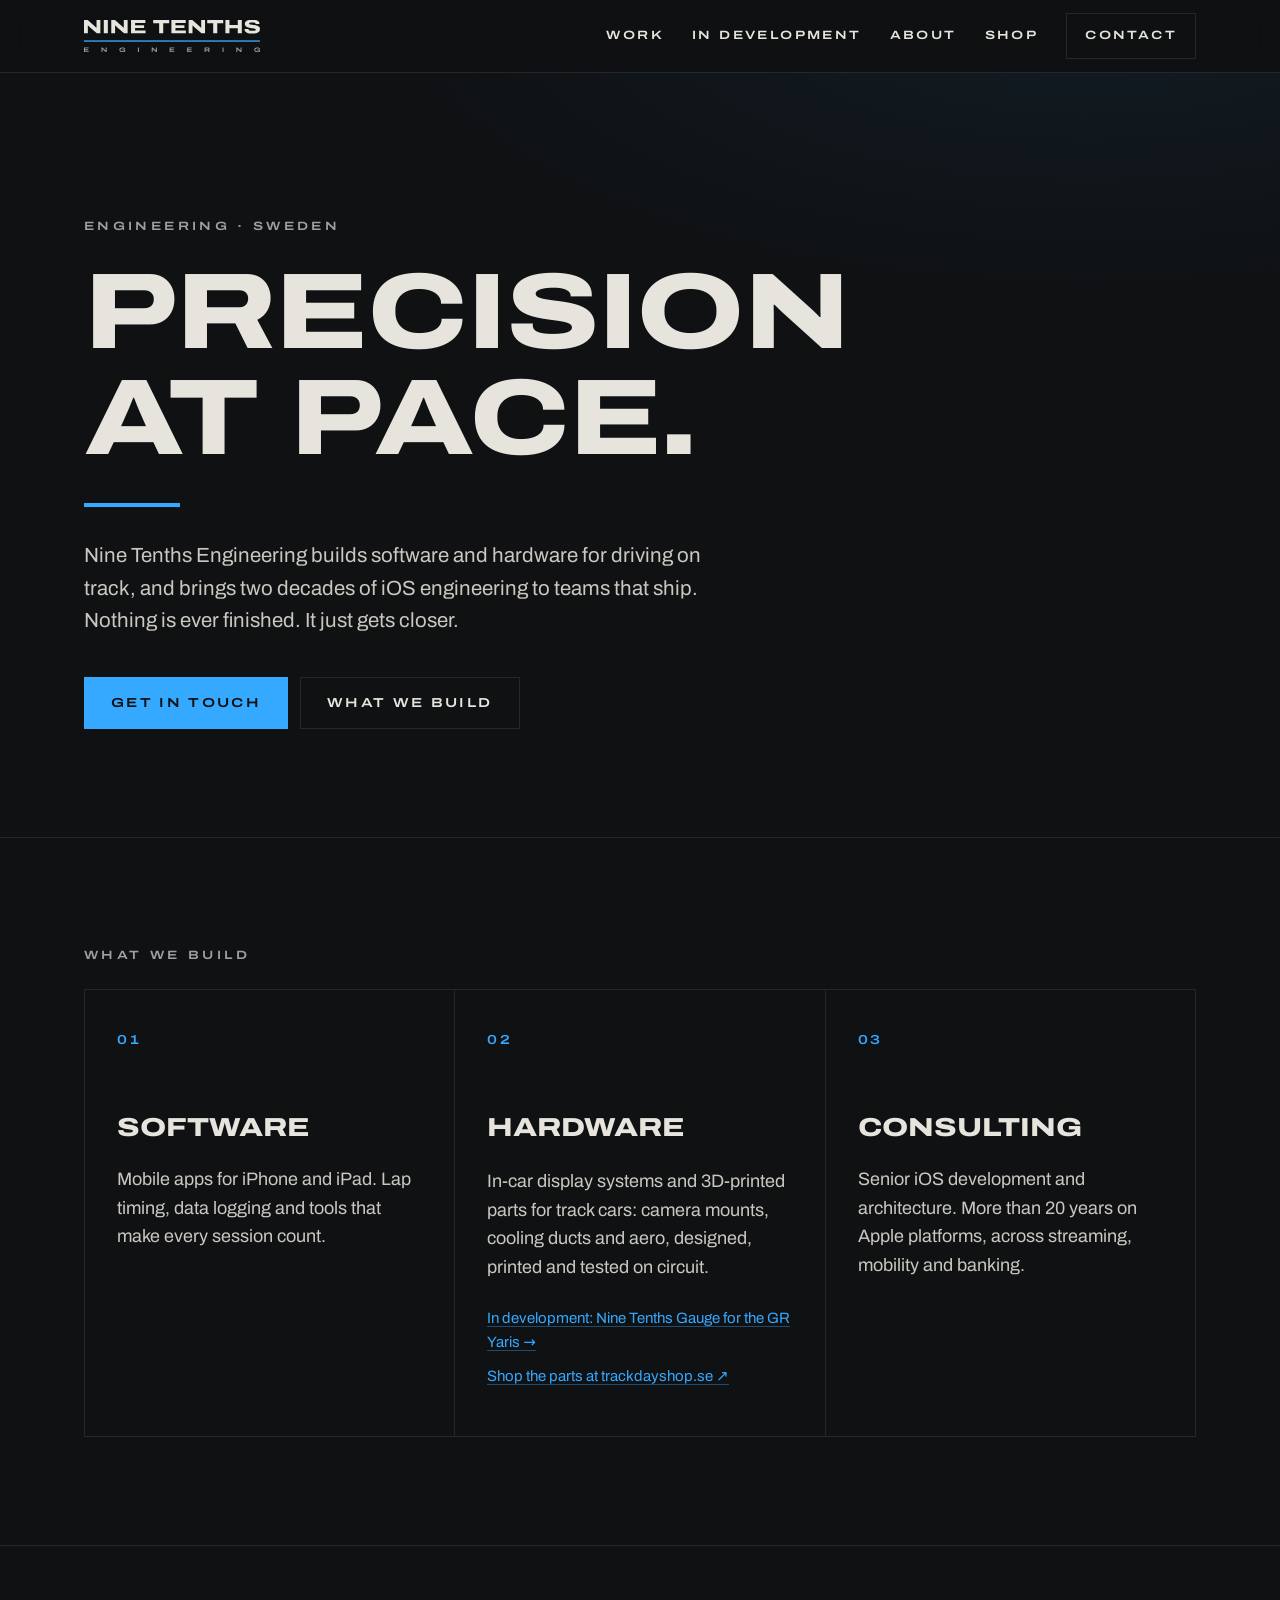
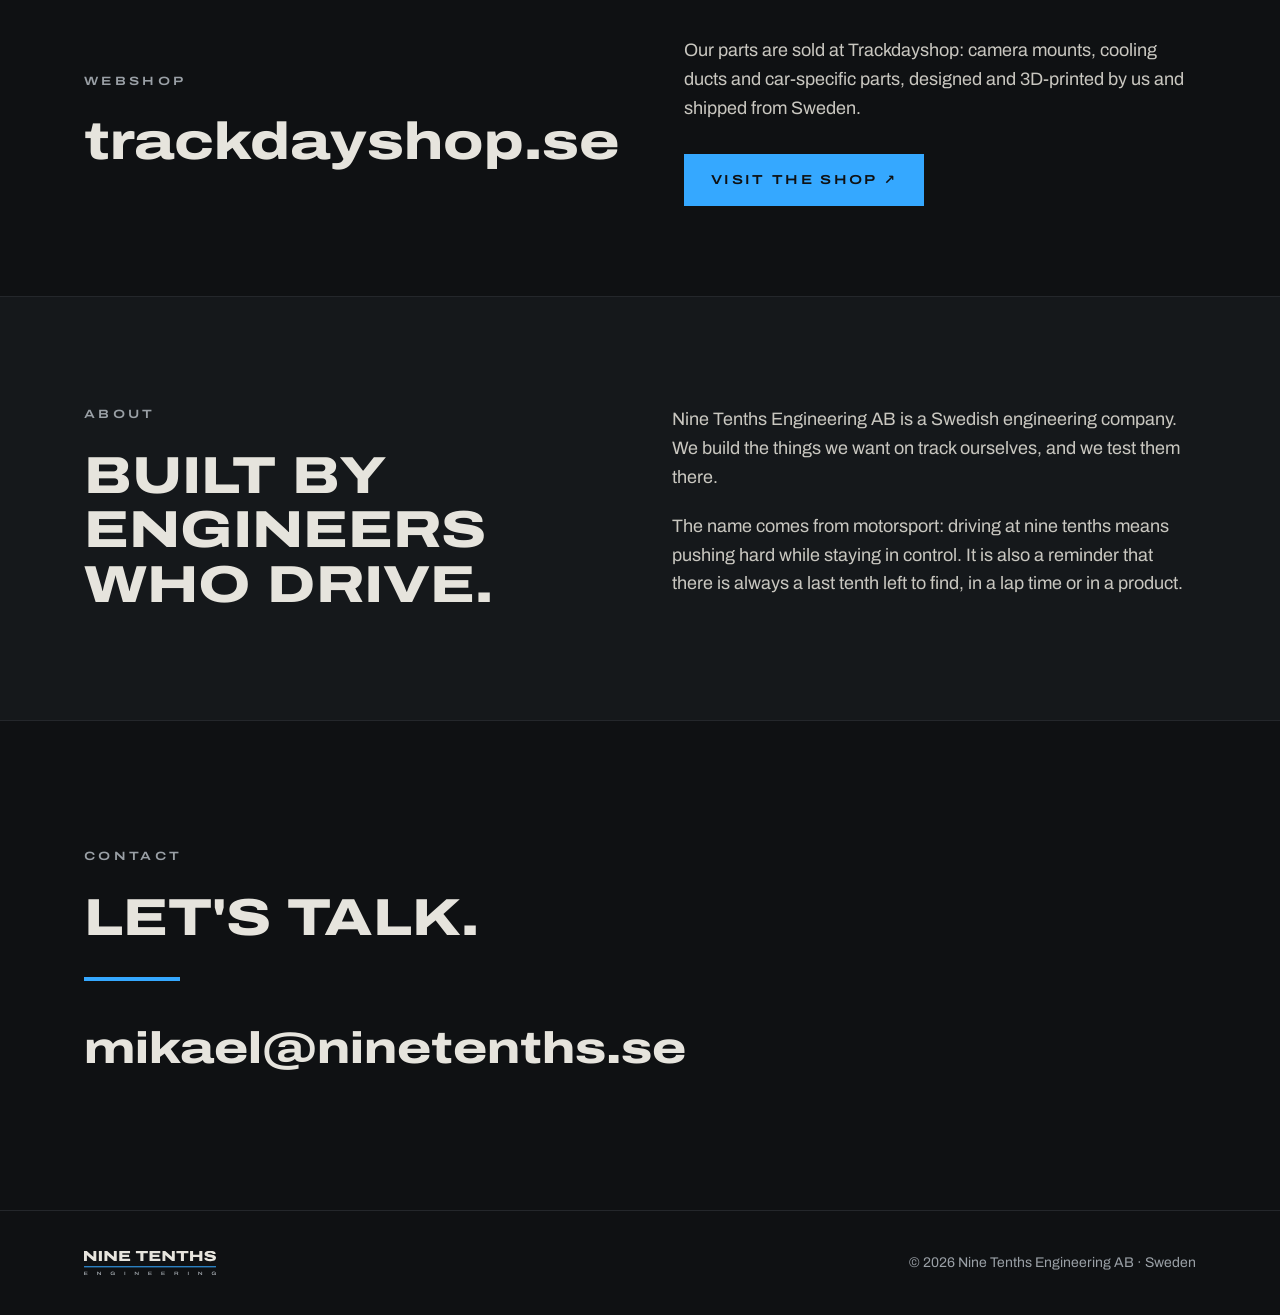
<file: index.html>
<!doctype html>
<html lang="en">
<head>
<meta charset="utf-8">
<meta name="viewport" content="width=device-width, initial-scale=1">
<title>Nine Tenths Engineering</title>
<meta name="description" content="Nine Tenths Engineering builds software and hardware for track driving, and senior iOS engineering for teams that ship.">
<meta name="theme-color" content="#0F1113">
<link rel="icon" href="favicon.ico" sizes="any">
<link rel="icon" href="favicon.svg" type="image/svg+xml">
<link rel="apple-touch-icon" href="apple-touch-icon.png">
<meta property="og:type" content="website">
<meta property="og:title" content="Nine Tenths Engineering">
<meta property="og:description" content="Software and hardware for track driving. Senior iOS engineering for teams that ship.">
<meta property="og:image" content="https://ninetenths.se/assets/img/og.png">
<meta property="og:url" content="https://ninetenths.se/">
<meta name="twitter:card" content="summary_large_image">
<link rel="preload" href="assets/fonts/archivo-expanded-800.woff2" as="font" type="font/woff2" crossorigin>
<link rel="stylesheet" href="assets/styles.css?v=2">
<script>document.documentElement.classList.add("js")</script>
</head>
<body>

<header class="top">
  <div class="wrap top__inner">
    <a href="./" class="top__logo" aria-label="Nine Tenths Engineering, home"><img src="assets/img/logo.svg" alt="Nine Tenths Engineering" width="176" height="33"></a>
    <nav aria-label="Main">
      <a href="#work" class="nav-more">Work</a>
      <a href="in-development/">In development</a>
      <a href="#about" class="nav-more">About</a>
      <a href="https://trackdayshop.se" rel="noopener">Shop</a>
      <a href="#contact" class="top__cta">Contact</a>
      <button class="top__menu" type="button" aria-expanded="false" aria-controls="menu">Menu</button>
    </nav>
  </div>
  <nav class="menu" id="menu" aria-label="Menu" hidden>
    <a href="#work">Work</a>
    <a href="in-development/">In development</a>
    <a href="#about">About</a>
    <a href="https://trackdayshop.se" rel="noopener">Shop <span aria-hidden="true">↗</span></a>
    <a href="#contact">Contact</a>
  </nav>
</header>

<main>
  <section class="hero">
    <div class="wrap">
      <p class="label">Engineering · Sweden</p>
      <h1>Precision<br>at pace.</h1>
      <div class="line" aria-hidden="true"></div>
      <p class="hero__lede">Nine Tenths Engineering builds software and hardware for driving on track, and brings two decades of iOS engineering to teams that ship. Nothing is ever finished. It just gets closer.</p>
      <div class="hero__actions">
        <a href="#contact" class="btn btn--primary">Get in touch</a>
        <a href="#work" class="btn">What we build</a>
      </div>
    </div>
  </section>

  <section id="work" class="work">
    <div class="wrap">
      <p class="label">What we build</p>
      <div class="cards">
        <article class="card">
          <p class="card__num">01</p>
          <h2>Software</h2>
          <p>Mobile apps for iPhone and iPad. Lap timing, data logging and tools that make every session count.</p>
        </article>
        <article class="card">
          <p class="card__num">02</p>
          <h2>Hardware</h2>
          <p>In-car display systems and 3D-printed parts for track cars: camera mounts, cooling ducts and aero, designed, printed and tested on circuit.</p>
          <p class="card__link"><a href="in-development/">In development: Nine Tenths Gauge for the GR Yaris <span aria-hidden="true">→</span></a></p>
          <p class="card__link"><a href="https://trackdayshop.se" rel="noopener">Shop the parts at trackdayshop.se <span aria-hidden="true">↗</span></a></p>
        </article>
        <article class="card">
          <p class="card__num">03</p>
          <h2>Consulting</h2>
          <p>Senior iOS development and architecture. More than 20 years on Apple platforms, across streaming, mobility and banking.</p>
        </article>
      </div>
    </div>
  </section>

  <section id="shop" class="shop">
    <div class="wrap shop__grid">
      <div>
        <p class="label">Webshop</p>
        <h2 class="h2">trackdayshop.se</h2>
      </div>
      <div>
        <p class="shop__text">Our parts are sold at Trackdayshop: camera mounts, cooling ducts and car-specific parts, designed and 3D-printed by us and shipped from Sweden.</p>
        <a href="https://trackdayshop.se" class="btn btn--primary" rel="noopener">Visit the shop <span aria-hidden="true">&nbsp;↗</span></a>
      </div>
    </div>
  </section>

  <section id="about" class="about">
    <div class="wrap about__grid">
      <div>
        <p class="label">About</p>
        <h2 class="h2">Built by engineers who drive.</h2>
      </div>
      <div class="about__text">
        <p>Nine Tenths Engineering AB is a Swedish engineering company. We build the things we want on track ourselves, and we test them there.</p>
        <p>The name comes from motorsport: driving at nine tenths means pushing hard while staying in control. It is also a reminder that there is always a last tenth left to find, in a lap time or in a product.</p>
      </div>
    </div>
  </section>

  <section id="contact" class="contact">
    <div class="wrap">
      <p class="label">Contact</p>
      <h2 class="h2">Let's talk.</h2>
      <div class="line" aria-hidden="true"></div>
      <a class="contact__mail" href="mailto:mikael@ninetenths.se">mikael@ninetenths.se</a>
    </div>
  </section>
</main>

<footer class="foot">
  <div class="wrap foot__inner">
    <img src="assets/img/logo.svg" alt="Nine Tenths Engineering" width="132" height="25">
    <p>© 2026 Nine Tenths Engineering AB · Sweden</p>
  </div>
</footer>

<script src="assets/site.js?v=2"></script>
</body>
</html>
</file>
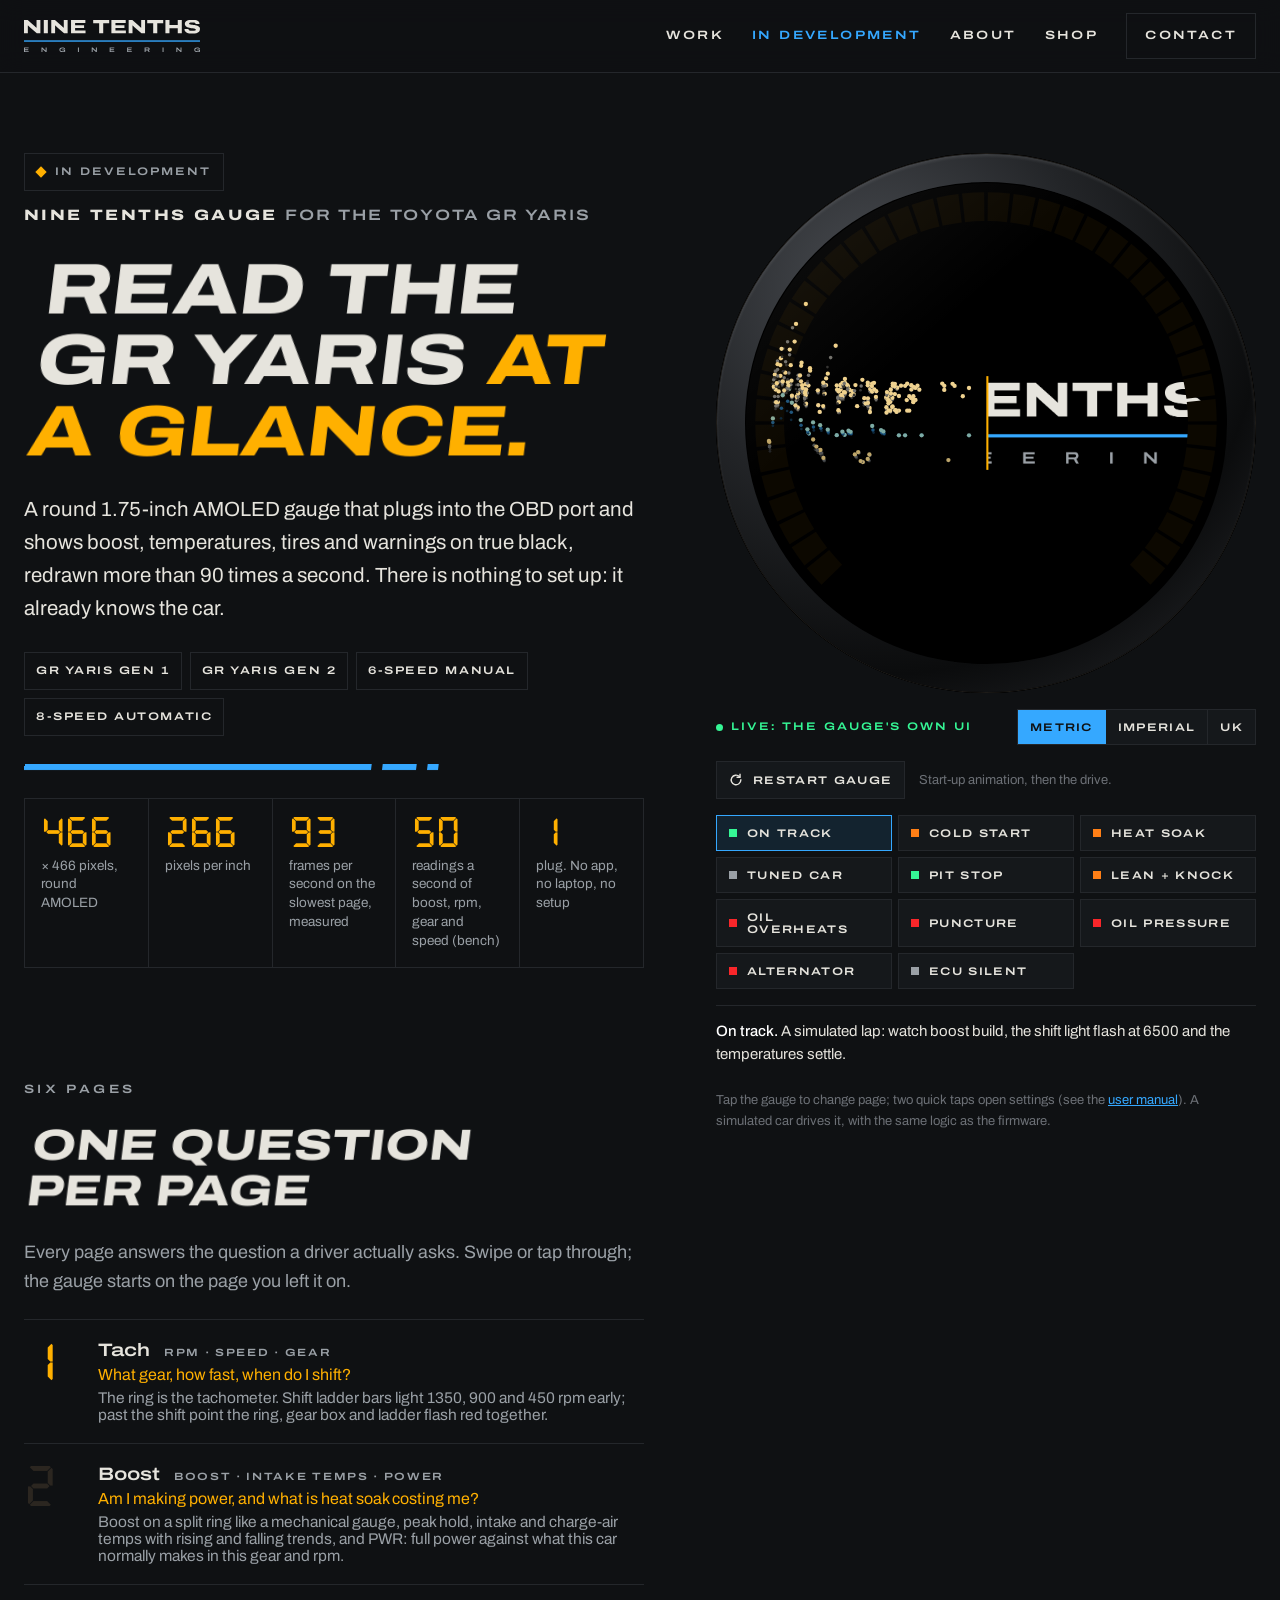
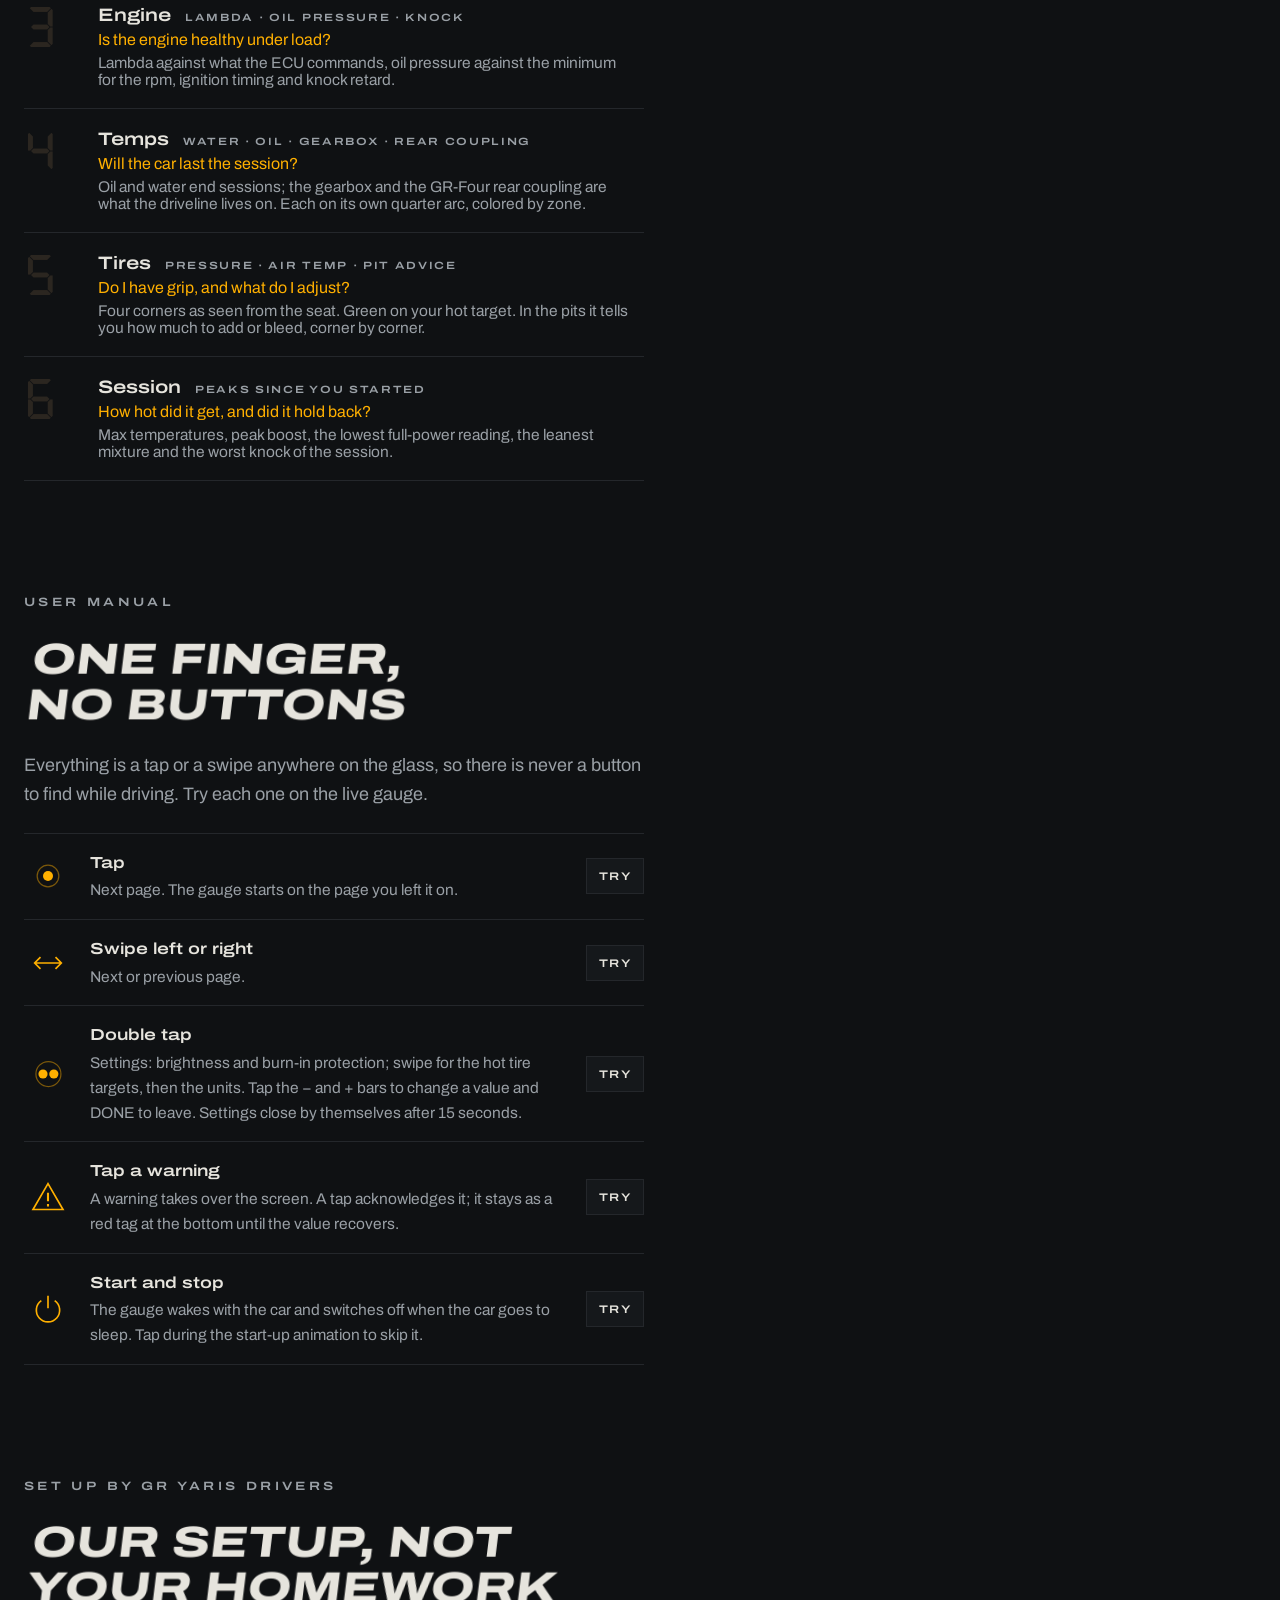
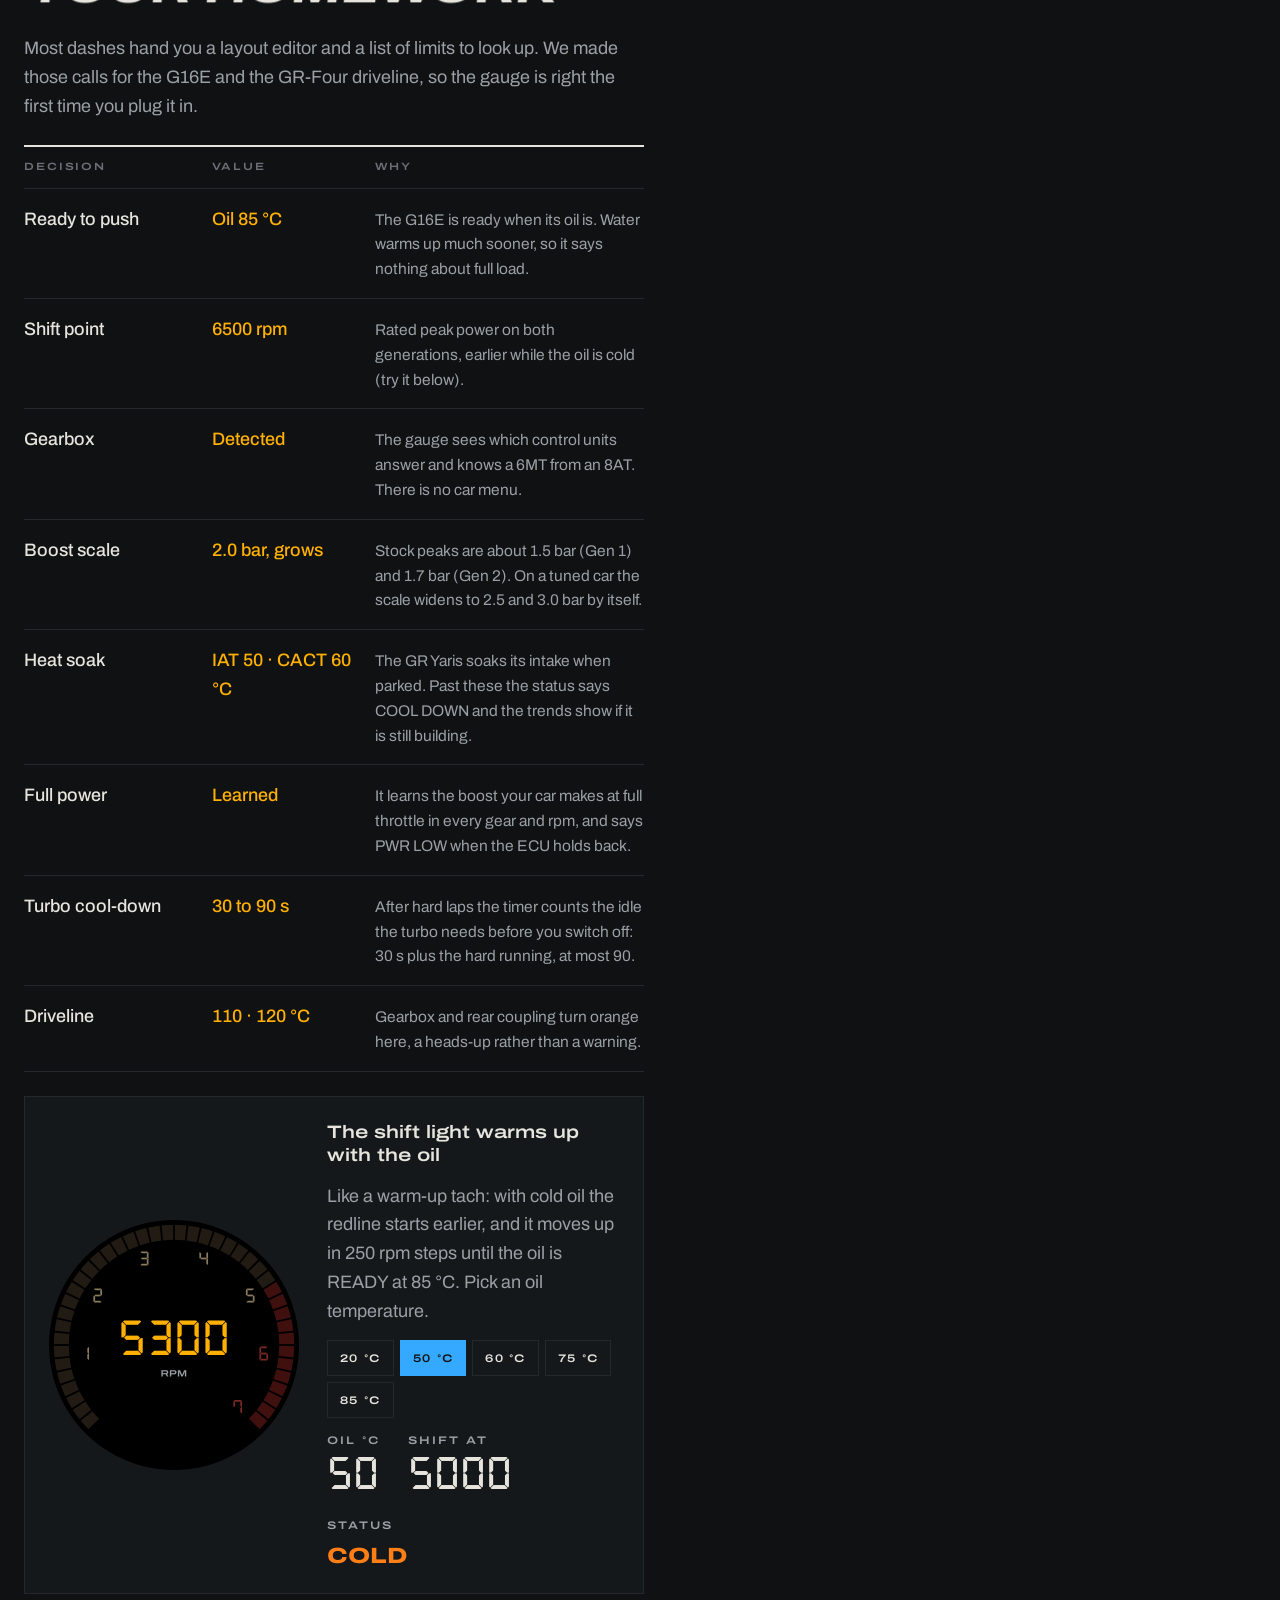
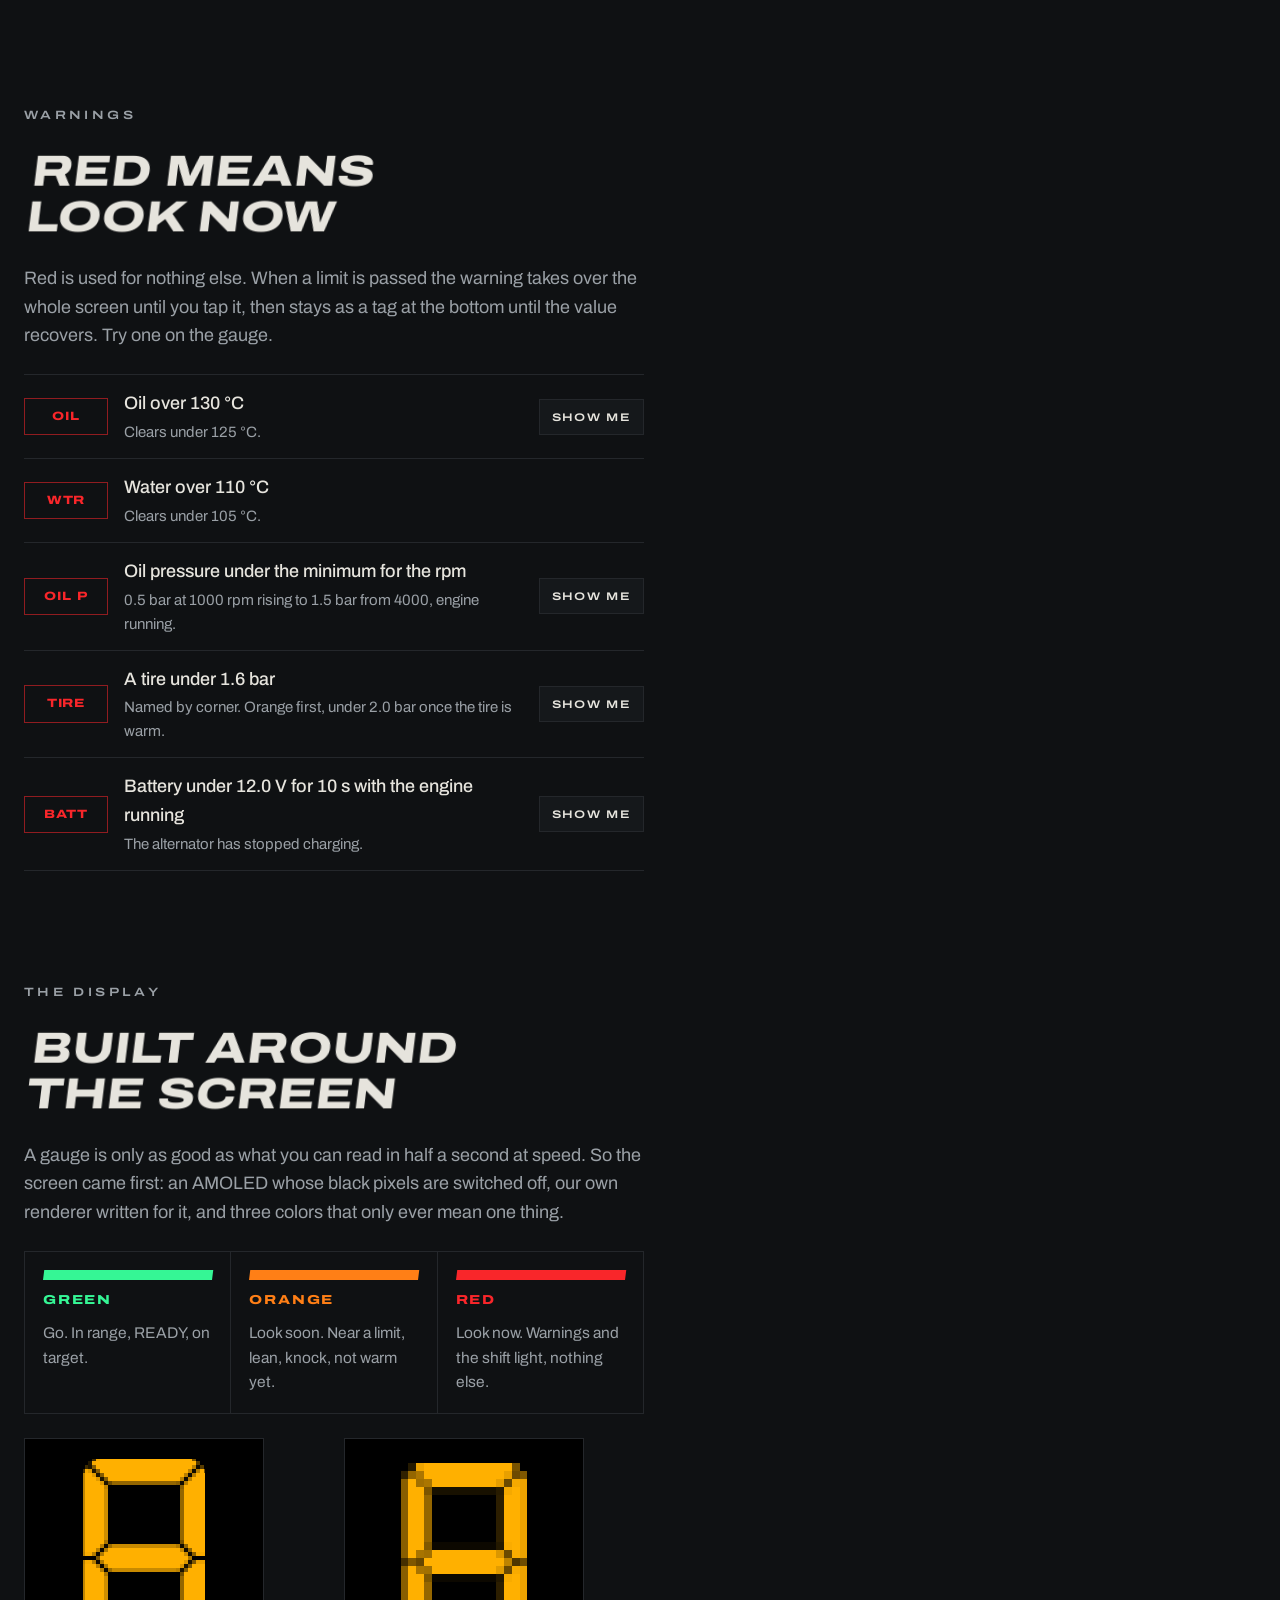
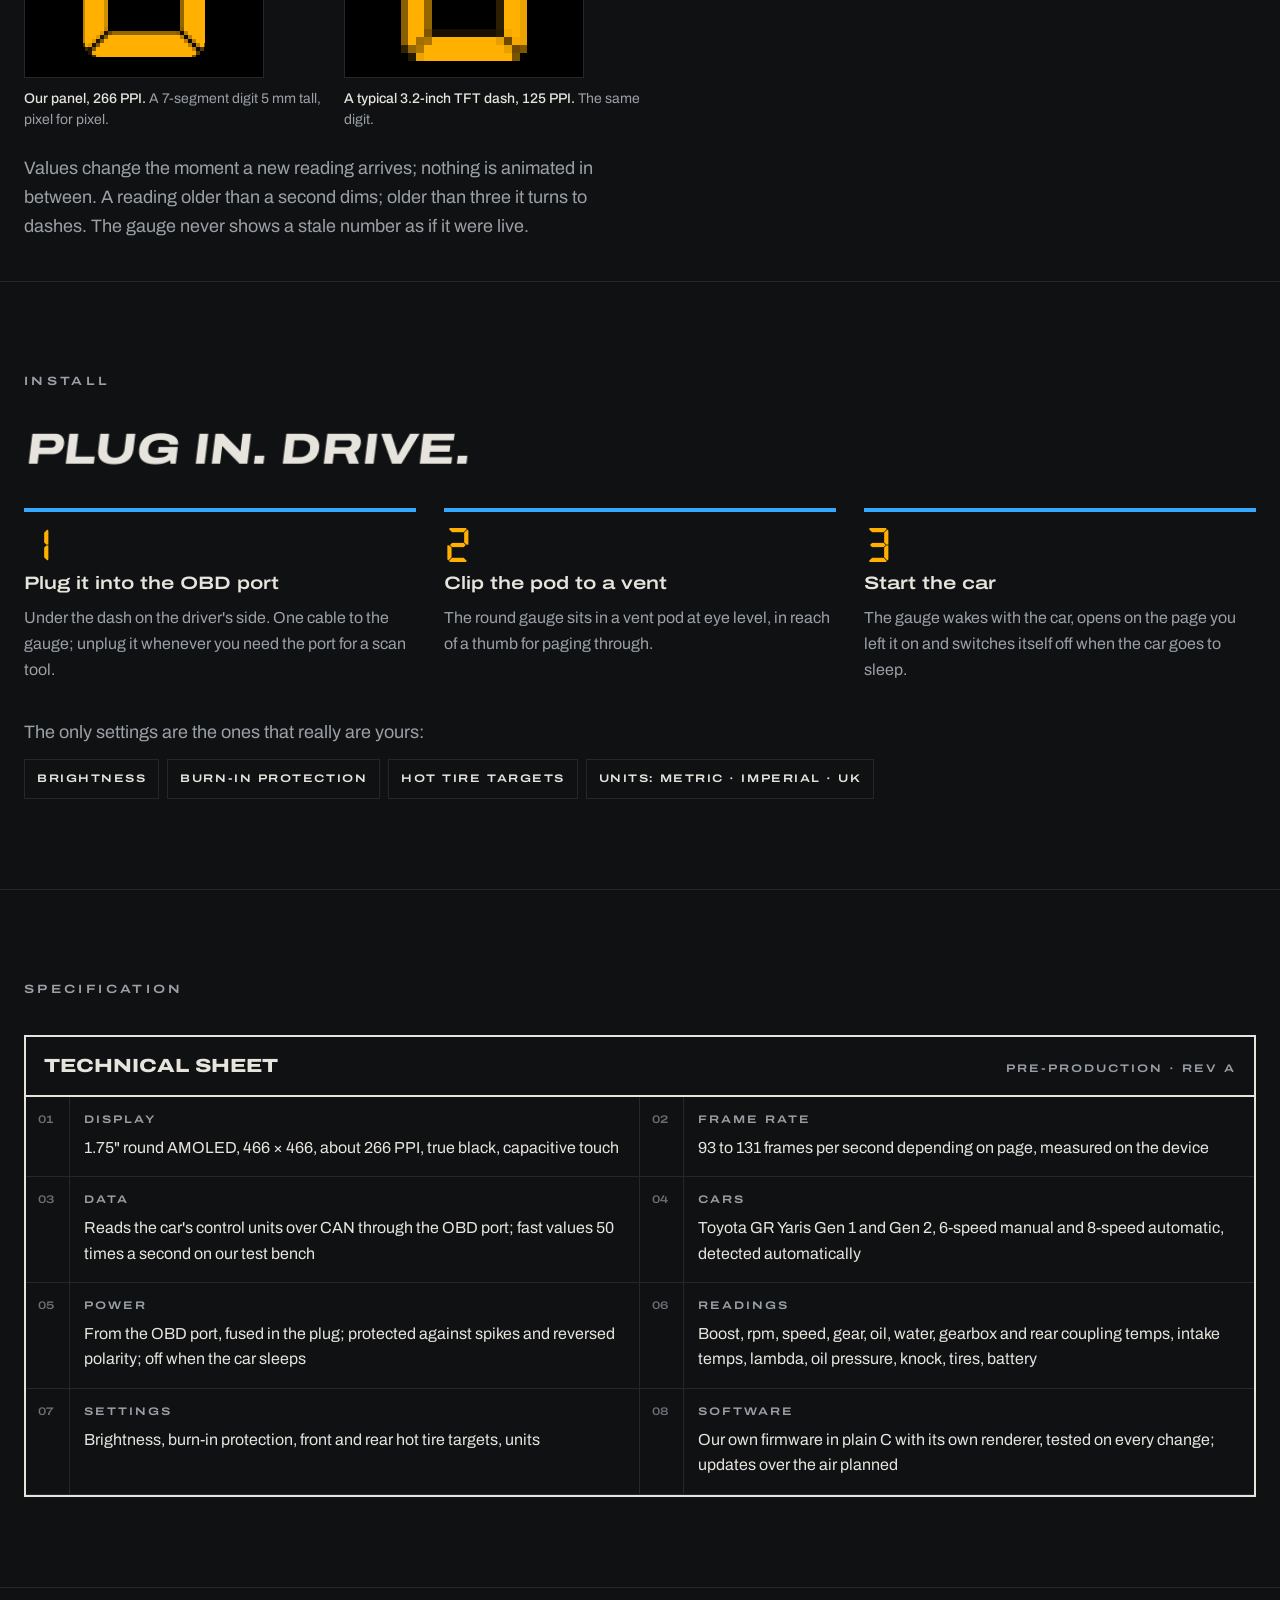
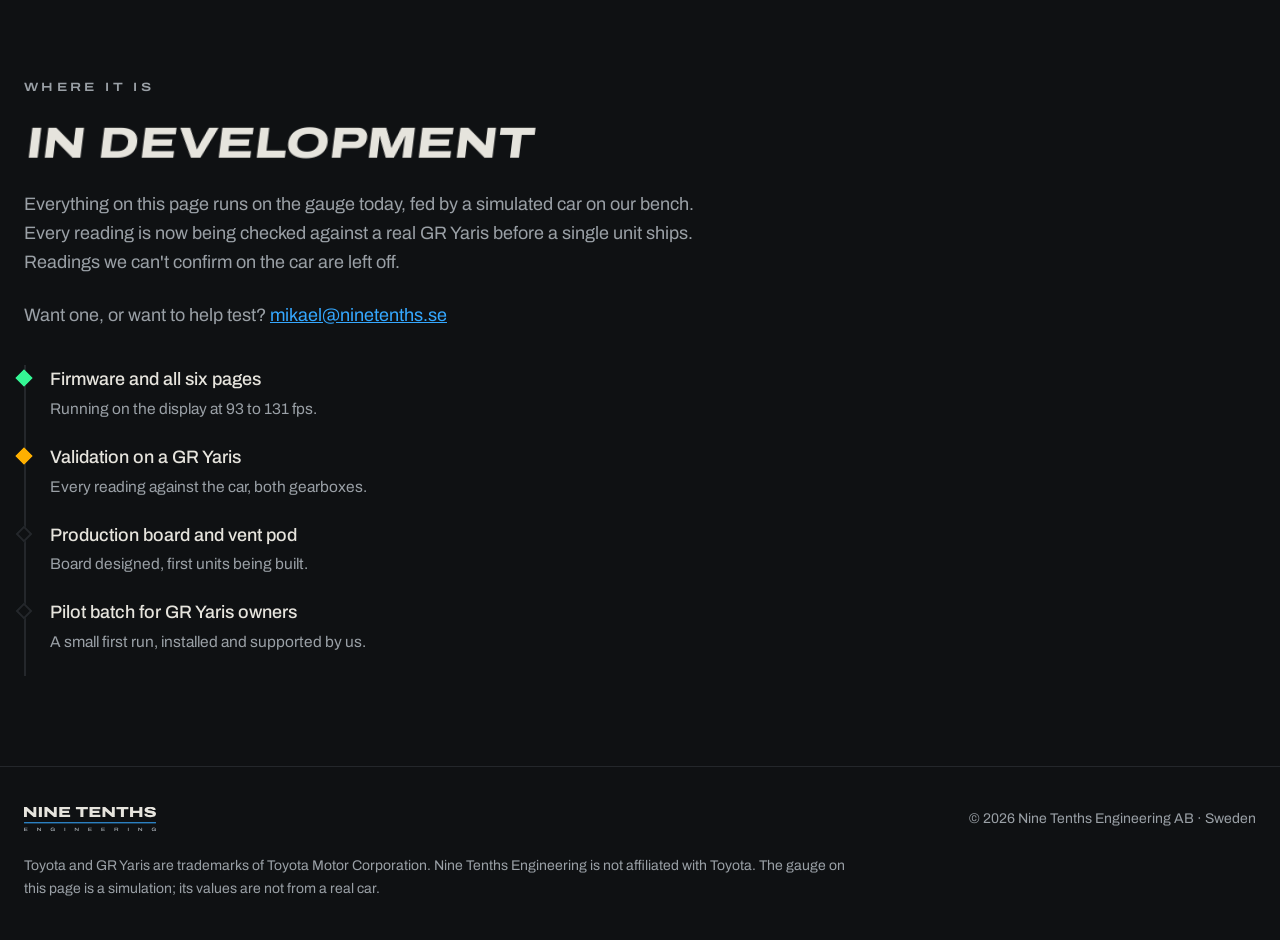
<file: in-development/index.html>
<!doctype html>
<html lang="en">
<head>
<meta charset="utf-8">
<meta name="viewport" content="width=device-width, initial-scale=1">
<title>Nine Tenths Gauge for the GR Yaris · In development · Nine Tenths Engineering</title>
<meta name="description" content="Nine Tenths Gauge: a round AMOLED gauge for the Toyota GR Yaris, in development at Nine Tenths Engineering. Plugs into the OBD port and shows boost, temperatures, tires and warnings at a glance.">
<meta name="theme-color" content="#0F1113">
<link rel="icon" href="../favicon.ico" sizes="any">
<link rel="icon" href="../favicon.svg" type="image/svg+xml">
<link rel="apple-touch-icon" href="../apple-touch-icon.png">
<meta property="og:type" content="website">
<meta property="og:title" content="Nine Tenths Gauge for the GR Yaris">
<meta property="og:description" content="A round AMOLED gauge for the Toyota GR Yaris. Plug it in, it already knows the car.">
<meta property="og:image" content="https://ninetenths.se/assets/img/og.png">
<meta property="og:url" content="https://ninetenths.se/in-development/">
<meta name="twitter:card" content="summary_large_image">
<link rel="preload" href="../assets/fonts/archivo-expanded-800.woff2" as="font" type="font/woff2" crossorigin>
<link rel="stylesheet" href="../assets/styles.css?v=2">
<link rel="stylesheet" href="../assets/in-development.css?v=3">
<script>document.documentElement.classList.add("js")</script>
</head>
<body class="dev">

<header class="top">
  <div class="wrap top__inner">
    <a href="../" class="top__logo" aria-label="Nine Tenths Engineering, home"><img src="../assets/img/logo.svg" alt="Nine Tenths Engineering" width="176" height="33"></a>
    <nav aria-label="Main">
      <a href="../#work" class="nav-more">Work</a>
      <a href="./" aria-current="page">In development</a>
      <a href="../#about" class="nav-more">About</a>
      <a href="https://trackdayshop.se" rel="noopener">Shop</a>
      <a href="../#contact" class="top__cta">Contact</a>
      <button class="top__menu" type="button" aria-expanded="false" aria-controls="menu">Menu</button>
    </nav>
  </div>
  <nav class="menu" id="menu" aria-label="Menu" hidden>
    <a href="../#work">Work</a>
    <a href="./" aria-current="page">In development</a>
    <a href="../#about">About</a>
    <a href="https://trackdayshop.se" rel="noopener">Shop <span aria-hidden="true">↗</span></a>
    <a href="../#contact">Contact</a>
  </nav>
</header>

<main>
  <div class="wrap split">
    <aside class="rig" aria-label="Live gauge">
      <div class="rig__inner">
        <div class="gauge-frame"><iframe id="gauge" src="gauge.html?v=fed6a5abac" title="Nine Tenths Gauge, running on a simulated GR Yaris"></iframe></div>
        <div class="rig__bar">
          <span class="live small-caps">Live: the gauge's own UI</span>
          <div class="units" role="group" aria-label="Units">
            <button id="u-metric" type="button" data-units="METRIC" aria-pressed="true">Metric</button>
            <button id="u-imperial" type="button" data-units="IMPERIAL" aria-pressed="false">Imperial</button>
            <button id="u-uk" type="button" data-units="UK" aria-pressed="false">UK</button>
          </div>
        </div>
        <div class="rig__restart"><button id="restart" type="button"><svg viewBox="0 0 16 16" width="14" height="14" aria-hidden="true"><path d="M13.5 8a5.5 5.5 0 1 1-1.6-3.9" fill="none" stroke="currentColor" stroke-width="1.6" stroke-linecap="square"/><path d="M12.6 1.6v3.2H9.4" fill="none" stroke="currentColor" stroke-width="1.6" stroke-linecap="square"/></svg>Restart gauge</button><span class="hint">Start-up animation, then the drive.</span></div>
        <div class="chips" role="group" aria-label="Drive the simulated car">
          <button id="run-drive" type="button" data-run="drive" data-page="1" data-tone="go" aria-pressed="true"><i></i>On track</button>
          <button id="run-cold" type="button" data-run="cold" data-page="0" data-tone="caution" aria-pressed="false"><i></i>Cold start</button>
          <button id="run-heatsoak" type="button" data-run="heatsoak" data-page="1" data-tone="caution" aria-pressed="false"><i></i>Heat soak</button>
          <button id="run-tuned" type="button" data-run="tuned" data-page="1" aria-pressed="false"><i></i>Tuned car</button>
          <button id="run-pit" type="button" data-run="pit" data-page="4" data-tone="go" aria-pressed="false"><i></i>Pit stop</button>
          <button id="run-lean" type="button" data-run="lean" data-page="2" data-tone="caution" aria-pressed="false"><i></i>Lean + knock</button>
          <button id="run-oiltemp" type="button" data-run="oiltemp" data-page="3" data-tone="warn" aria-pressed="false"><i></i>Oil overheats</button>
          <button id="run-puncture" type="button" data-run="puncture" data-page="4" data-tone="warn" aria-pressed="false"><i></i>Puncture</button>
          <button id="run-oilp" type="button" data-run="oilp" data-page="2" data-tone="warn" aria-pressed="false"><i></i>Oil pressure</button>
          <button id="run-alt" type="button" data-run="alt" data-page="0" data-tone="warn" aria-pressed="false"><i></i>Alternator</button>
          <button id="run-mute" type="button" data-run="mute" data-page="3" aria-pressed="false"><i></i>ECU silent</button>
        </div>
        <p class="note" id="note" aria-live="polite"></p>
        <p class="hint">Tap the gauge to change page; two quick taps open settings (see the <a href="#manual">user manual</a>). A simulated car drives it, with the same logic as the firmware.</p>
      </div>
    </aside>

    <div class="copy">
      <section class="hero-dev" data-page="0">
        <div class="namebar"><span class="status-pill small-caps">In development</span><p class="product">Nine Tenths Gauge <span>for the Toyota GR Yaris</span></p></div>
        <h1 class="lean">Read the GR Yaris <em>at a glance.</em></h1>
        <p class="lede">A round 1.75-inch AMOLED gauge that plugs into the OBD port and shows boost, temperatures, tires and warnings on true black, redrawn more than 90 times a second. There is nothing to set up: it already knows the car.</p>
        <div class="fitment" aria-label="Fits">
          <span>GR Yaris Gen 1</span><span>GR Yaris Gen 2</span><span>6-speed manual</span><span>8-speed automatic</span>
        </div>
        <div class="stripe lean" aria-hidden="true"></div>
        <div class="strip" role="list">
          <div role="listitem"><span class="seg">466</span><small>× 466 pixels, round AMOLED</small></div>
          <div role="listitem"><span class="seg">266</span><small>pixels per inch</small></div>
          <div role="listitem"><span class="seg">93</span><small>frames per second on the slowest page, measured</small></div>
          <div role="listitem"><span class="seg">50</span><small>readings a second of boost, rpm, gear and speed (bench)</small></div>
          <div role="listitem"><span class="seg">1</span><small>plug. No app, no laptop, no setup</small></div>
        </div>
      </section>

      <section id="pages" data-page="0">
        <p class="label">Six pages</p>
        <h2 class="lean">One question per page</h2>
        <p class="muted">Every page answers the question a driver actually asks. Swipe or tap through; the gauge starts on the page you left it on.</p>
        <div class="tour" role="group" aria-label="Show a page on the gauge">
          <button id="p0" type="button" data-page="0" aria-pressed="true"><span class="pn seg">1</span><span class="h">Tach <small>rpm · speed · gear</small></span><span class="q">What gear, how fast, when do I shift?</span><span class="d">The ring is the tachometer. Shift ladder bars light 1350, 900 and 450 rpm early; past the shift point the ring, gear box and ladder flash red together.</span></button>
          <button id="p1" type="button" data-page="1" aria-pressed="false"><span class="pn seg">2</span><span class="h">Boost <small>boost · intake temps · power</small></span><span class="q">Am I making power, and what is heat soak costing me?</span><span class="d">Boost on a split ring like a mechanical gauge, peak hold, intake and charge-air temps with rising and falling trends, and PWR: full power against what this car normally makes in this gear and rpm.</span></button>
          <button id="p2" type="button" data-page="2" aria-pressed="false"><span class="pn seg">3</span><span class="h">Engine <small>lambda · oil pressure · knock</small></span><span class="q">Is the engine healthy under load?</span><span class="d">Lambda against what the ECU commands, oil pressure against the minimum for the rpm, ignition timing and knock retard.</span></button>
          <button id="p3" type="button" data-page="3" aria-pressed="false"><span class="pn seg">4</span><span class="h">Temps <small>water · oil · gearbox · rear coupling</small></span><span class="q">Will the car last the session?</span><span class="d">Oil and water end sessions; the gearbox and the GR-Four rear coupling are what the driveline lives on. Each on its own quarter arc, colored by zone.</span></button>
          <button id="p4" type="button" data-page="4" aria-pressed="false"><span class="pn seg">5</span><span class="h">Tires <small>pressure · air temp · pit advice</small></span><span class="q">Do I have grip, and what do I adjust?</span><span class="d">Four corners as seen from the seat. Green on your hot target. In the pits it tells you how much to add or bleed, corner by corner.</span></button>
          <button id="p5" type="button" data-page="5" aria-pressed="false"><span class="pn seg">6</span><span class="h">Session <small>peaks since you started</small></span><span class="q">How hot did it get, and did it hold back?</span><span class="d">Max temperatures, peak boost, the lowest full-power reading, the leanest mixture and the worst knock of the session.</span></button>
        </div>
      </section>

      <section id="manual" data-page="0">
        <p class="label">User manual</p>
        <h2 class="lean">One finger, no buttons</h2>
        <p class="muted">Everything is a tap or a swipe anywhere on the glass, so there is never a button to find while driving. Try each one on the live gauge.</p>
        <div class="manual">
          <div class="m-row">
            <svg class="m-ico" viewBox="0 0 48 48" aria-hidden="true"><circle cx="24" cy="24" r="6" fill="currentColor"/><circle cx="24" cy="24" r="13" fill="none" stroke="currentColor" stroke-width="1.5" opacity=".45"/></svg>
            <div class="m-t"><b>Tap</b><span>Next page. The gauge starts on the page you left it on.</span></div>
            <button id="try-tap" type="button" data-nav="next">Try</button>
          </div>
          <div class="m-row">
            <svg class="m-ico" viewBox="0 0 48 48" aria-hidden="true"><path d="M8 24h32M15 17l-7 7 7 7M33 17l7 7-7 7" fill="none" stroke="currentColor" stroke-width="2"/></svg>
            <div class="m-t"><b>Swipe left or right</b><span>Next or previous page.</span></div>
            <button id="try-swipe" type="button" data-nav="prev">Try</button>
          </div>
          <div class="m-row">
            <svg class="m-ico" viewBox="0 0 48 48" aria-hidden="true"><circle cx="18" cy="24" r="5.5" fill="currentColor"/><circle cx="31" cy="24" r="5.5" fill="currentColor"/><circle cx="24.5" cy="24" r="15" fill="none" stroke="currentColor" stroke-width="1.5" opacity=".45"/></svg>
            <div class="m-t"><b>Double tap</b><span>Settings: brightness and burn-in protection; swipe for the hot tire targets, then the units. Tap the − and + bars to change a value and DONE to leave. Settings close by themselves after 15 seconds.</span></div>
            <button id="try-double" type="button" data-nav="settings">Try</button>
          </div>
          <div class="m-row">
            <svg class="m-ico" viewBox="0 0 48 48" aria-hidden="true"><path d="M24 8 42 39H6Z" fill="none" stroke="currentColor" stroke-width="2"/><path d="M24 19v10M24 32.5v3" stroke="currentColor" stroke-width="2.5"/></svg>
            <div class="m-t"><b>Tap a warning</b><span>A warning takes over the screen. A tap acknowledges it; it stays as a red tag at the bottom until the value recovers.</span></div>
            <button id="try-warn" type="button" data-run="oiltemp" data-page="3">Try</button>
          </div>
          <div class="m-row">
            <svg class="m-ico" viewBox="0 0 48 48" aria-hidden="true"><path d="M16 14a14 14 0 1 0 16 0" fill="none" stroke="currentColor" stroke-width="2"/><path d="M24 8v15" stroke="currentColor" stroke-width="2"/></svg>
            <div class="m-t"><b>Start and stop</b><span>The gauge wakes with the car and switches off when the car goes to sleep. Tap during the start-up animation to skip it.</span></div>
            <button id="try-restart" type="button" data-restart="1">Try</button>
          </div>
        </div>
      </section>

      <section id="setup" data-page="0">
        <p class="label">Set up by GR Yaris drivers</p>
        <h2 class="lean">Our setup, not your homework</h2>
        <p class="muted">Most dashes hand you a layout editor and a list of limits to look up. We made those calls for the G16E and the GR-Four driveline, so the gauge is right the first time you plug it in.</p>
        <div class="sheet" role="table" aria-label="Setup decisions">
          <div class="row head" role="row"><span class="k" role="columnheader">Decision</span><span class="v" role="columnheader">Value</span><span class="w" role="columnheader">Why</span></div>
          <div class="row" role="row"><span class="k" role="cell">Ready to push</span><span class="v" role="cell">Oil 85 °C</span><span class="w" role="cell">The G16E is ready when its oil is. Water warms up much sooner, so it says nothing about full load.</span></div>
          <div class="row" role="row"><span class="k" role="cell">Shift point</span><span class="v" role="cell">6500 rpm</span><span class="w" role="cell">Rated peak power on both generations, earlier while the oil is cold (try it below).</span></div>
          <div class="row" role="row"><span class="k" role="cell">Gearbox</span><span class="v" role="cell">Detected</span><span class="w" role="cell">The gauge sees which control units answer and knows a 6MT from an 8AT. There is no car menu.</span></div>
          <div class="row" role="row"><span class="k" role="cell">Boost scale</span><span class="v" role="cell">2.0 bar, grows</span><span class="w" role="cell">Stock peaks are about 1.5 bar (Gen 1) and 1.7 bar (Gen 2). On a tuned car the scale widens to 2.5 and 3.0 bar by itself.</span></div>
          <div class="row" role="row"><span class="k" role="cell">Heat soak</span><span class="v" role="cell">IAT 50 · CACT 60 °C</span><span class="w" role="cell">The GR Yaris soaks its intake when parked. Past these the status says COOL DOWN and the trends show if it is still building.</span></div>
          <div class="row" role="row"><span class="k" role="cell">Full power</span><span class="v" role="cell">Learned</span><span class="w" role="cell">It learns the boost your car makes at full throttle in every gear and rpm, and says PWR LOW when the ECU holds back.</span></div>
          <div class="row" role="row"><span class="k" role="cell">Turbo cool-down</span><span class="v" role="cell">30 to 90 s</span><span class="w" role="cell">After hard laps the timer counts the idle the turbo needs before you switch off: 30 s plus the hard running, at most 90.</span></div>
          <div class="row" role="row"><span class="k" role="cell">Driveline</span><span class="v" role="cell">110 · 120 °C</span><span class="w" role="cell">Gearbox and rear coupling turn orange here, a heads-up rather than a warning.</span></div>
        </div>

        <div class="warmup" aria-labelledby="warm-h">
          <canvas id="dial" width="500" height="500" role="img" aria-label="Tach sweeping up to the shift point for the chosen oil temperature"></canvas>
          <div class="ctl">
            <h3 id="warm-h">The shift light warms up with the oil</h3>
            <p class="muted">Like a warm-up tach: with cold oil the redline starts earlier, and it moves up in 250 rpm steps until the oil is READY at 85 °C. Pick an oil temperature.</p>
            <div class="temps" role="group" aria-label="Oil temperature">
              <button id="oil-20" type="button" data-oil="20" aria-pressed="false">20 °C</button>
              <button id="oil-50" type="button" data-oil="50" aria-pressed="true">50 °C</button>
              <button id="oil-60" type="button" data-oil="60" aria-pressed="false">60 °C</button>
              <button id="oil-75" type="button" data-oil="75" aria-pressed="false">75 °C</button>
              <button id="oil-85" type="button" data-oil="85" aria-pressed="false">85 °C</button>
            </div>
            <div class="readouts">
              <div><span class="small-caps">Oil °C</span><span class="seg" id="oil-v" style="color: var(--offwhite)">50</span></div>
              <div><span class="small-caps">Shift at</span><span class="seg" id="rpm-v" style="color: var(--offwhite)">5000</span></div>
              <div><span class="small-caps">Status</span><span class="state" id="st-v" style="color: var(--caution)">COLD</span></div>
            </div>
          </div>
        </div>
      </section>

      <section id="warnings" data-page="3">
        <p class="label">Warnings</p>
        <h2 class="lean">Red means look now</h2>
        <p class="muted">Red is used for nothing else. When a limit is passed the warning takes over the whole screen until you tap it, then stays as a tag at the bottom until the value recovers. Try one on the gauge.</p>
        <div class="warns">
          <div class="w-row"><span class="tag">OIL</span><span class="t"><b>Oil over 130 °C</b><span>Clears under 125 °C.</span></span><button id="w-oil" type="button" data-run="oiltemp" data-page="3">Show me</button></div>
          <div class="w-row"><span class="tag">WTR</span><span class="t"><b>Water over 110 °C</b><span>Clears under 105 °C.</span></span><span></span></div>
          <div class="w-row"><span class="tag">OIL P</span><span class="t"><b>Oil pressure under the minimum for the rpm</b><span>0.5 bar at 1000 rpm rising to 1.5 bar from 4000, engine running.</span></span><button id="w-oilp" type="button" data-run="oilp" data-page="2">Show me</button></div>
          <div class="w-row"><span class="tag">TIRE</span><span class="t"><b>A tire under 1.6 bar</b><span>Named by corner. Orange first, under 2.0 bar once the tire is warm.</span></span><button id="w-tire" type="button" data-run="puncture" data-page="4">Show me</button></div>
          <div class="w-row"><span class="tag">BATT</span><span class="t"><b>Battery under 12.0 V for 10 s with the engine running</b><span>The alternator has stopped charging.</span></span><button id="w-batt" type="button" data-run="alt" data-page="0">Show me</button></div>
        </div>
      </section>

      <section id="display" data-page="1">
        <p class="label">The display</p>
        <h2 class="lean">Built around the screen</h2>
        <p class="muted">A gauge is only as good as what you can read in half a second at speed. So the screen came first: an AMOLED whose black pixels are switched off, our own renderer written for it, and three colors that only ever mean one thing.</p>
        <div class="roles">
          <div><span class="sw lean" style="background: var(--go)"></span><b style="color: var(--go)">Green</b><span>Go. In range, READY, on target.</span></div>
          <div><span class="sw lean" style="background: var(--caution)"></span><b style="color: var(--caution)">Orange</b><span>Look soon. Near a limit, lean, knock, not warm yet.</span></div>
          <div><span class="sw lean" style="background: var(--warn)"></span><b style="color: var(--warn)">Red</b><span>Look now. Warnings and the shift light, nothing else.</span></div>
        </div>
        <div class="compare">
          <figure><canvas id="px-a" width="120" height="120" role="img" aria-label="A 5 mm digit at 266 pixels per inch"></canvas><figcaption><b>Our panel, 266 PPI.</b> A 7-segment digit 5 mm tall, pixel for pixel.</figcaption></figure>
          <figure><canvas id="px-b" width="120" height="120" role="img" aria-label="The same digit at 125 pixels per inch"></canvas><figcaption><b>A typical 3.2-inch TFT dash, 125 PPI.</b> The same digit.</figcaption></figure>
        </div>
        <p class="muted">Values change the moment a new reading arrives; nothing is animated in between. A reading older than a second dims; older than three it turns to dashes. The gauge never shows a stale number as if it were live.</p>
      </section>
    </div>
  </div>

  <div class="band" id="install">
    <div class="wrap">
      <p class="label">Install</p>
      <h2 class="lean">Plug in. Drive.</h2>
      <div class="steps">
        <div><h3>Plug it into the OBD port</h3><p>Under the dash on the driver's side. One cable to the gauge; unplug it whenever you need the port for a scan tool.</p></div>
        <div><h3>Clip the pod to a vent</h3><p>The round gauge sits in a vent pod at eye level, in reach of a thumb for paging through.</p></div>
        <div><h3>Start the car</h3><p>The gauge wakes with the car, opens on the page you left it on and switches itself off when the car goes to sleep.</p></div>
      </div>
      <div style="display: flex; flex-direction: column; gap: 12px">
        <p class="muted">The only settings are the ones that really are yours:</p>
        <div class="settings"><span>Brightness</span><span>Burn-in protection</span><span>Hot tire targets</span><span>Units: Metric · Imperial · UK</span></div>
      </div>
    </div>
  </div>

  <div class="band" id="spec">
    <div class="wrap">
      <p class="label">Specification</p>
      <div class="homol">
        <div class="hh"><b>Technical sheet</b><span class="small-caps">Pre-production · rev A</span></div>
        <div class="hr"><span class="ix">01</span><div class="cell"><span class="small-caps">Display</span><span class="hd">1.75" round AMOLED, 466 × 466, about 266 PPI, true black, capacitive touch</span></div></div>
        <div class="hr"><span class="ix">02</span><div class="cell"><span class="small-caps">Frame rate</span><span class="hd">93 to 131 frames per second depending on page, measured on the device</span></div></div>
        <div class="hr"><span class="ix">03</span><div class="cell"><span class="small-caps">Data</span><span class="hd">Reads the car's control units over CAN through the OBD port; fast values 50 times a second on our test bench</span></div></div>
        <div class="hr"><span class="ix">04</span><div class="cell"><span class="small-caps">Cars</span><span class="hd">Toyota GR Yaris Gen 1 and Gen 2, 6-speed manual and 8-speed automatic, detected automatically</span></div></div>
        <div class="hr"><span class="ix">05</span><div class="cell"><span class="small-caps">Power</span><span class="hd">From the OBD port, fused in the plug; protected against spikes and reversed polarity; off when the car sleeps</span></div></div>
        <div class="hr"><span class="ix">06</span><div class="cell"><span class="small-caps">Readings</span><span class="hd">Boost, rpm, speed, gear, oil, water, gearbox and rear coupling temps, intake temps, lambda, oil pressure, knock, tires, battery</span></div></div>
        <div class="hr"><span class="ix">07</span><div class="cell"><span class="small-caps">Settings</span><span class="hd">Brightness, burn-in protection, front and rear hot tire targets, units</span></div></div>
        <div class="hr"><span class="ix">08</span><div class="cell"><span class="small-caps">Software</span><span class="hd">Our own firmware in plain C with its own renderer, tested on every change; updates over the air planned</span></div></div>
      </div>
    </div>
  </div>

  <div class="band" id="status">
    <div class="wrap where">
      <div>
        <p class="label">Where it is</p>
        <h2 class="lean">In development</h2>
        <p class="muted">Everything on this page runs on the gauge today, fed by a simulated car on our bench. Every reading is now being checked against a real GR Yaris before a single unit ships. Readings we can't confirm on the car are left off.</p>
        <p class="muted">Want one, or want to help test? <a href="mailto:mikael@ninetenths.se">mikael@ninetenths.se</a></p>
      </div>
      <div class="track">
        <div class="done"><i></i><p><b>Firmware and all six pages</b><span>Running on the display at 93 to 131 fps.</span></p></div>
        <div class="now"><i></i><p><b>Validation on a GR Yaris</b><span>Every reading against the car, both gearboxes.</span></p></div>
        <div><i></i><p><b>Production board and vent pod</b><span>Board designed, first units being built.</span></p></div>
        <div><i></i><p><b>Pilot batch for GR Yaris owners</b><span>A small first run, installed and supported by us.</span></p></div>
      </div>
    </div>
  </div>
</main>

<footer class="foot">
  <div class="wrap foot__inner">
    <img src="../assets/img/logo.svg" alt="Nine Tenths Engineering" width="132" height="25">
    <p>© 2026 Nine Tenths Engineering AB · Sweden</p>
    <p class="legal">Toyota and GR Yaris are trademarks of Toyota Motor Corporation. Nine Tenths Engineering is not affiliated with Toyota. The gauge on this page is a simulation; its values are not from a real car.</p>
  </div>
</footer>

<script src="../assets/in-development.js?v=2"></script>
<script src="../assets/site.js?v=2"></script>
</body>
</html>
</file>
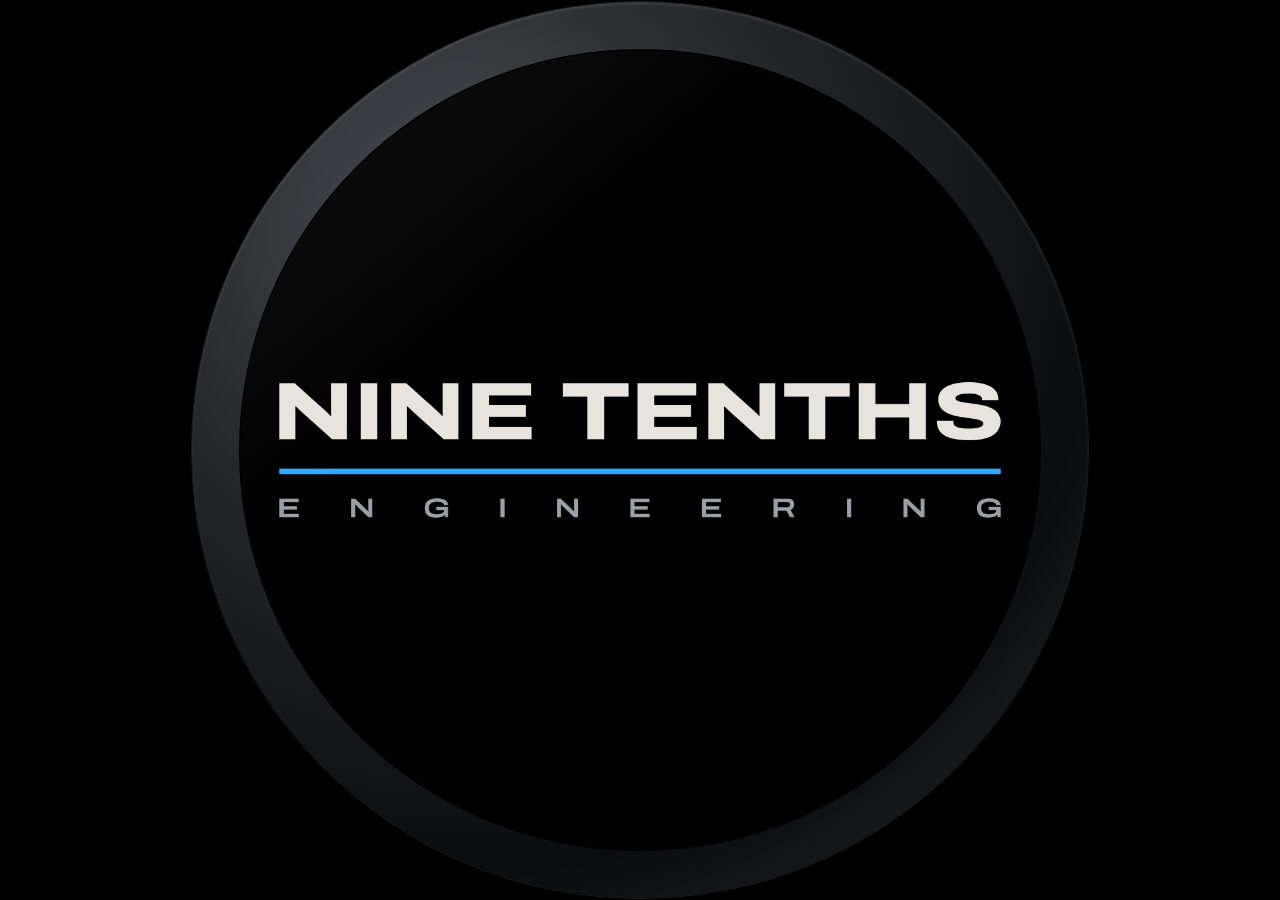
<file: in-development/gauge.html>
<!doctype html>
<html lang="en">
<head>
<meta charset="utf-8">
<meta name="viewport" content="width=device-width, initial-scale=1">
<title>Gauge</title>
<meta name="robots" content="noindex">
<style>
  @font-face { font-family: "DSEG7";  font-weight: 400; src: url("[data-uri]") format("woff2"); }
  @font-face { font-family: "DSEG7";  font-weight: 700; src: url("[data-uri]") format("woff2"); }
  @font-face { font-family: "DSEG14"; font-weight: 400; src: url("[data-uri]") format("woff2"); }
  @font-face { font-family: "DSEG14"; font-weight: 700; src: url("[data-uri]") format("woff2"); }

  :root {
    --bg: #0d0e10;
    --panel: #16181b;
    --line: #2a2d32;
    --text: #d8d9dc;
    --muted: #8a8e96;
    --amber: #ffb000;
    --red: #ff3b1f;
    color-scheme: dark;
  }
  * { box-sizing: border-box; }
  body {
    margin: 0; background: var(--bg); color: var(--text);
    font: 14px/1.4 system-ui, -apple-system, "Segoe UI", sans-serif;
  }
  main {
    display: flex; flex-wrap: wrap; gap: 32px; align-items: flex-start; justify-content: center;
    padding: 32px 16px;
  }

  /* ---- device ---- */
  .stage { display: flex; flex-direction: column; align-items: center; gap: 14px; }
  .bezel {
    border-radius: 50%;
    padding: var(--bez, 26px);
    background:
      radial-gradient(circle at 30% 25%, #4a4d52 0%, #232528 38%, #0b0c0d 70%, #2b2d31 100%);
    box-shadow: 0 18px 50px rgba(0,0,0,.6), inset 0 2px 3px rgba(255,255,255,.12);
    position: relative;
  }
  .glass {
    position: relative; border-radius: 50%; overflow: hidden; background: #000;
    box-shadow: inset 0 0 0 2px #000, 0 0 0 1px #000;
    touch-action: none; cursor: pointer; user-select: none;
  }
  .glass canvas { display: block; }
  .glass::after { /* faint cover-glass reflection */
    content: ""; position: absolute; inset: 0; border-radius: 50%; pointer-events: none;
    background: linear-gradient(140deg, rgba(255,255,255,.07) 0%, rgba(255,255,255,0) 35%);
  }
  .caption { color: var(--muted); font-size: 12px; text-align: center; max-width: 520px; }

  /* ---- control panel ---- */
  .panel {
    width: 340px; max-width: 100%;
    background: var(--panel); border: 1px solid var(--line); border-radius: 10px; padding: 16px;
    display: flex; flex-direction: column; gap: 16px;
  }
  .panel h1 { font-size: 15px; margin: 0; letter-spacing: .04em; }
  .group { display: flex; flex-direction: column; gap: 6px; }
  .group > label, .group > .lbl { color: var(--muted); font-size: 11px; text-transform: uppercase; letter-spacing: .08em; }
  .row { display: flex; flex-wrap: wrap; gap: 6px; align-items: center; }
  button {
    font: inherit; font-size: 13px; color: var(--text); background: #1f2226; border: 1px solid var(--line);
    border-radius: 6px; padding: 5px 9px; cursor: pointer;
  }
  button:hover { border-color: #444951; }
  button.on { background: #3a2a00; border-color: var(--amber); color: var(--amber); }
  button.warn.on { background: #3a0e08; border-color: var(--red); color: var(--red); }
  kbd {
    font: 11px ui-monospace, monospace; color: var(--muted); border: 1px solid var(--line);
    border-radius: 3px; padding: 0 4px; margin-left: 4px;
  }
  input[type=range] { flex: 1; accent-color: var(--amber); }
  input[type=number] { width: 64px; font: inherit; background: #0f1012; color: var(--text); border: 1px solid var(--line); border-radius: 4px; padding: 3px 5px; }
  .readout {
    font: 12px/1.6 ui-monospace, "SF Mono", Menlo, monospace; color: var(--muted);
    display: grid; grid-template-columns: auto 1fr auto 1fr; gap: 0 10px;
  }
  .readout b { color: var(--text); font-weight: 500; }
  .hint { color: var(--muted); font-size: 12px; }
</style>
</head>
<body>
<main>
  <div class="stage">
    <div class="bezel" id="bezel">
      <div class="glass" id="glass"><canvas id="cv"></canvas></div>
    </div>
    <div class="caption" id="caption"></div>
  </div>

  <div class="panel">
    <h1>NINE TENTHS GAUGE — display mock</h1>

    <div class="group">
      <span class="lbl">Page <span class="hint">(click display / swipe / ← →, 2 clicks = settings)</span></span>
      <div class="row" id="pages"></div>
    </div>

    <div class="group">
      <span class="lbl">Scenario (fake-ecu model)</span>
      <div class="row">
        <button data-sc="normal">Normal<kbd>n</kbd></button>
        <button data-sc="heatsoak">Heat soak<kbd>h</kbd></button>
        <button data-sc="oiltemp" class="warn">Oil overtemp<kbd>o</kbd></button>
        <button data-sc="lean">Lean + knock<kbd>k</kbd></button>
        <button data-sc="oilp" class="warn">Low oil pressure<kbd>e</kbd></button>
        <button id="cold">Cold start<kbd>c</kbd></button>
        <button id="puncture" class="warn">Slow puncture FL<kbd>f</kbd></button>
        <button id="pit">Pit stop (idle)<kbd>i</kbd></button>
        <button id="tuned">Tuned car (2.0 bar)<kbd>x</kbd></button>
        <button id="alt" class="warn">Alternator fault<kbd>v</kbd></button>
      </div>
    </div>

    <div class="group">
      <span class="lbl">Bus faults</span>
      <div class="row">
        <button id="mute" class="warn">Mute ECU<kbd>m</kbd></button>
        <button id="pending">0x78 pending<kbd>p</kbd></button>
        <button id="latency">+0 ms<kbd>l</kbd></button>
      </div>
    </div>

    <div class="group">
      <span class="lbl">Display</span>
      <div class="row">
        <span class="hint" style="width:70px">Brightness</span>
        <input type="range" id="bright" min="10" max="100" value="100">
        <span class="hint" id="brightv" style="width:34px;text-align:right">100%</span>
      </div>
      <div class="row">
        <button id="boot">Boot animation<kbd>b</kbd></button>
        <button id="settings">Settings<kbd>s</kbd></button>
        <button id="orbit">Pixel orbit (fast demo)</button>
      </div>
    </div>

    <div class="group">
      <span class="lbl">Scale</span>
      <div class="row" id="scales">
        <button data-scale="1">1:1 px</button>
        <button data-scale="1.5">1.5×</button>
        <button data-scale="real">Real size</button>
        <span class="hint">screen PPI</span><input type="number" id="ppi" min="50" max="600">
      </div>
    </div>

    <div class="group">
      <span class="lbl">Gauge sees</span>
      <div class="readout" id="readout"></div>
    </div>

    <div class="hint">
      Values update on poll arrival only (fast tier 50 Hz, medium 2 Hz) — no tweening.
      Older than 1 s dims, older than 3 s goes to dashes. Oil &gt; 130 °C, water &gt; 110 °C,
      a tire under 1.6 bar or oil pressure under its rpm minimum takes over the screen; tap or
      <kbd>space</kbd> to acknowledge.
    </div>
  </div>
</main>

<script>
"use strict";

/* ================================================================
 * Engine model — straight port of fake-ecu sim_step() (50 Hz)
 * ================================================================ */
const RPM_LIMIT = 7000;
const eng = { rpm: 900, throttle: 0, boost: -0.45, coolant: 88, oil: 97, iat: 26, cact: 36, gbox: 70, rdiff: 60, gear: 0,
              speed: 0, lam: 1, lamCmd: 1, ign: 8, knock: 0, oilp: 1.6, batt: 14.2 };
let simT = 0;
let scenario = "normal";

/* Oil overtemp: a straight ramp that crosses the 130 C warning OIL_WARN_S
 * after the key press; the 2 Hz medium poll adds up to 0.5 s, so the
 * takeover shows ~3 s after pressing 'o'. */
const OIL_HOT = 136, OIL_WARN_C = 130, OIL_WARN_S = 2.75;
let oilRamp = 0;   // deg C/s
function startOilRamp() { oilRamp = Math.max((OIL_WARN_C - eng.oil) / OIL_WARN_S, 2); }

const approach = (v, target, k) => v + (target - v) * k;

/* Tires (TPMS): air temp follows load slowly, pressure follows temp. Demo
 * values: set to 1.8 bar cold (20 C), rising TIRE_BAR_PER_C to about 2.2 bar
 * at running temp (~45 C fronts, ~40 C rears). Fronts and the left side work
 * harder. Linear, not the gas law: real tires gain more on track. */
const TIRES = ["fl", "fr", "rl", "rr"];
const TIRE_COLD_BAR = 1.8, TIRE_BAR_PER_C = 0.017, TIRE_LOAD = { fl: 1.1, fr: 1.0, rl: 0.85, rr: 0.8 };
const tire = {};
for (const k of TIRES) tire[k] = { t: 20, cold: TIRE_COLD_BAR };
let puncture = false;      // slow leak, front left
let tuned = false;         // a tuned car: boost by gear, 1.6 bar in 1st/2nd, 2.0 from 3rd
let pit = false;           // parked in the pits: engine idles, cycle paused
let altFault = false;      // the alternator stops charging: the battery runs down
const tirePressure = k => tire[k].cold + TIRE_BAR_PER_C * (tire[k].t - 20);

/* Engine page signals and speed. Wideband lambda (PID 0x34) and commanded
 * (0x44): rich under boost, 1.0 otherwise; on a decel fuel cut the wideband
 * reads air. Timing (0x0E) includes the knock correction (0x700 22 105C,
 * negative = retard), which pulls fast and gives back slowly. Oil pressure
 * (0x700 22 1074) rises with rpm and is higher with cold, thick oil. The car's
 * support for these is still to be measured (docs/gr-yaris-can.md). Speed
 * (0x0D) from rpm through the 8AT's ratios. */
const GEAR_RATIO = [4.435, 2.809, 1.933, 1.497, 1.266, 1.000, 0.793, 0.650], FINAL_DRIVE = 3.329, TIRE_CIRC_M = 2.0;
function simEngineExtras() {
  const boosted = eng.throttle > 0.8 && eng.boost > 0.3, cut = eng.throttle === 0 && eng.rpm > 1500;
  eng.lamCmd = boosted ? (tuned ? 0.78 : 0.82) : 1.0;
  eng.lam = approach(eng.lam, cut ? 1.9 : eng.lamCmd + (scenario === "lean" && boosted ? 0.1 : 0), 0.12);
  const kTarget = !boosted ? 0 : scenario === "lean" ? -4 : scenario === "heatsoak" ? -1.5 : 0;
  eng.knock = approach(eng.knock, kTarget, kTarget < eng.knock ? 0.3 : 0.01);
  const ignBase = cut ? 5 : eng.rpm < 1300 && eng.throttle < 0.1 ? 8 : boosted ? 20 - 7 * eng.boost : 26;
  eng.ign = approach(eng.ign, ignBase + eng.knock, 0.2);
  const visc = 1 + Math.max(0, 90 - eng.oil) * 0.012;
  eng.oilp = approach(eng.oilp, Math.min(7, Math.min(5.6, 0.9 + eng.rpm * 0.00075) * visc) * (scenario === "oilp" ? 0.2 : 1), 0.2);
  eng.speed = eng.gear >= 1 ? eng.rpm * TIRE_CIRC_M * 60 / (GEAR_RATIO[eng.gear - 1] * FINAL_DRIVE * 1000)
                            : approach(eng.speed, 0, pit ? 0.2 : 0.01);
}

function simStep(dt) {
  if (!pit) simT = (simT + dt) % 34;            // wrap: the drive cycle is 34 s
  const cycle = simT;
  if (pit || cycle < 6) {                       // idle (or parked in the pits)
    eng.throttle = 0.05; eng.gear = 0;
    eng.rpm = approach(eng.rpm, 900, 0.05);
  } else if (cycle < 26) {                      // pull, shifting at 6800
    eng.throttle = 1.0;
    if (eng.gear === 0) eng.gear = 1;
    eng.rpm += 1400 * dt * (1.6 - eng.rpm / 7000);
    if (eng.rpm > 6800 && eng.gear < 6) { eng.gear++; eng.rpm = 4300; }
    if (eng.rpm > RPM_LIMIT) eng.rpm = RPM_LIMIT - 150;
  } else {                                      // decel
    eng.throttle = 0;
    eng.rpm = approach(eng.rpm, 1100, 0.03);
    if (eng.rpm < 1500) eng.gear = 0;
  }
  let spool = Math.min(1, (eng.rpm - 1800) / 2700); if (spool < 0) spool = 0;
  const bPeak = !tuned ? 1.5 : eng.gear <= 2 ? 1.6 : 2.0;
  let bTarget = eng.throttle > 0.2 ? bPeak * spool * eng.throttle : -0.45;
  if (scenario === "heatsoak") bTarget *= 0.82;
  eng.boost = approach(eng.boost, bTarget, 0.09);

  const load = eng.throttle * (eng.rpm / 7000);
  eng.coolant = approach(eng.coolant, 92 + load * 6, 0.0015);
  if (scenario === "oiltemp" && eng.oil < OIL_HOT)
    eng.oil = Math.min(OIL_HOT, eng.oil + oilRamp * dt);
  else
    eng.oil = approach(eng.oil, scenario === "oiltemp" ? OIL_HOT : 104 + load * 10, 0.0009);
  const iatBase = scenario === "heatsoak" ? 52 : 26;
  eng.iat = approach(eng.iat, iatBase + Math.max(0, eng.boost) * 14, 0.01);
  const cactBase = scenario === "heatsoak" ? 68 : 34;
  eng.cact = approach(eng.cact, cactBase + Math.max(0, eng.boost) * 10, 0.004);
  // driveline oils heat slowly with load; the rear diff (GR-Four coupling) runs hotter
  const soak = scenario === "heatsoak" ? 15 : 0;
  eng.gbox = approach(eng.gbox, 60 + soak + 55 * load, 0.0006);
  eng.rdiff = approach(eng.rdiff, 50 + soak + 70 * load, 0.0005);

  simEngineExtras();
  for (const k of TIRES) tire[k].t = approach(tire[k].t, 22 + 45 * load * TIRE_LOAD[k], 0.0006);
  // battery (PID 0x42): ~14.2 V charging; with the alternator gone it sinks under 12 V in about 30 s
  eng.batt = approach(eng.batt, altFault ? 11.6 : 14.2, altFault ? 0.0015 : 0.02);
  if (puncture) tire.fl.cold = Math.max(0.8, tire.fl.cold - 0.1 * dt);
}

/* ================================================================
 * "Gauge side": serial UDS poller with tiers, latest-value cache
 * ================================================================ */
/* Tiers: fast 50 Hz (boost, rpm, gear, throttle, speed), mid 10 Hz (the
 * engine page: lambda, timing, commanded lambda, knock, oil pressure),
 * medium 2 Hz (temps, tires) */
const FAST_MS = 20, MID_MS = 100, MED_MS = 500, BASE_RTT_MS = 6;
const fault = { mute: false, pending: false, latency: 0 };
const LATENCIES = [0, 20, 50, 100];

const ch = {};            // name -> { v, ts, over }; over: v is only a lower bound (PID pinned)
for (const k of ["boost", "rpm", "gear", "tps", "speed", "lam", "ign", "lamCmd", "knock", "oilp",
                 "coolant", "oil", "iat", "cact", "gbox", "rdiff", "batt"]) ch[k] = { v: null, ts: -1e9 };
for (const k of TIRES) ch["tp_" + k] = { v: null, ts: -1e9 }, ch["tt_" + k] = { v: null, ts: -1e9 };

let inflight = false, lastFast = -1e9, lastMid = -1e9, lastMed = -1e9;
const fastArrivals = [];  // timestamps, for achieved-rate readout

function pump() {
  if (inflight) return;
  const now = performance.now();
  let tier = null;
  if (now - lastMed >= MED_MS) tier = "med";
  else if (now - lastMid >= MID_MS) tier = "mid";
  else if (now - lastFast >= FAST_MS) tier = "fast";
  if (!tier) return;
  if (tier === "med") lastMed = now; else if (tier === "mid") lastMid = now; else lastFast = now;

  inflight = true;
  if (fault.mute) {                       // no answer: P2 timeout, then retry
    setTimeout(() => { inflight = false; }, 150);
    return;
  }
  const snap = tier === "fast"
    ? { boost: eng.boost, rpm: eng.rpm, gear: eng.gear, tps: eng.throttle,   // tps: PID 0x11 on the car
        speed: eng.speed }
    : tier === "mid" ? { lam: eng.lam, ign: eng.ign, lamCmd: eng.lamCmd, knock: eng.knock, oilp: eng.oilp }
    : { coolant: eng.coolant, oil: eng.oil, iat: eng.iat, cact: eng.cact, gbox: eng.gbox, rdiff: eng.rdiff, batt: eng.batt };
  if (tier === "med") for (const k of TIRES) { snap["tp_" + k] = tirePressure(k); snap["tt_" + k] = tire[k].t; }
  const rtt = BASE_RTT_MS + fault.latency + (fault.pending ? 300 : 0);
  setTimeout(() => {
    const t = performance.now();
    for (const k in snap) { ch[k].v = snap[k]; ch[k].ts = t; ch[k].over = false; }
    // boost as the car's 1-byte MAP PID reports it: pinned at 255 kPa, then only "at least"
    if ("boost" in snap && snap.boost * 100 + 101.3 >= 255) { ch.boost.v = (255 - 101.3) / 100; ch.boost.over = true; }
    if (tier === "fast") { fastArrivals.push(t); while (fastArrivals.length && t - fastArrivals[0] > 1000) fastArrivals.shift(); }
    inflight = false;
    pump();
  }, rtt);
}

/* Staleness: 1 = fresh, 0.4 = dim (>1 s), 0 = stale (>3 s) */
function fresh(c, now) {
  if (c.v === null) return 0;
  const age = now - c.ts;
  return age < 1000 ? 1 : age < 3000 ? 0.4 : 0;
}

/* ================================================================
 * Warnings
 * ================================================================ */
/* Oil pressure: the minimum rises with rpm, from 0.5 bar at 1000 rpm to
 * 1.5 bar from 4000 rpm. Judged only with the engine running (fresh rpm over
 * 500; under that the warning clears) and only after OILP_HOLD_MS below it,
 * so a single bad sample can't take over the screen. Starting points to tune
 * in the car. */
const OILP_RUN_RPM = 500, OILP_HOLD_MS = 300, OILP_HYST = 0.3;
/* Battery (PID 0x42, control module voltage): under BATT_LOW for
 * BATT_HOLD_MS with the engine running means the alternator isn't charging;
 * clears over BATT_OK. The hold rides out the dips of starting and of
 * Toyota's charge control. Starting points to check in the car. */
const BATT_LOW = 12.0, BATT_OK = 12.4, BATT_HOLD_MS = 10000;
const oilpMin = rpm => 0.5 + Math.max(0, Math.min(1, (rpm - 1000) / 3000));
/* below: trips under `on`, clears over `off` (tire pressure, hot, bar); on/off
 * may be functions (oil pressure, by rpm); hold: ms past `on` before it trips */
const WARN = [
  { key: "oil",     label: "OIL", on: 130, off: 125 },
  { key: "coolant", label: "WTR", on: 110, off: 105 },
  { key: "oilp",    label: "OIL P", unit: "bar", below: true, running: true, hold: OILP_HOLD_MS,
    on: () => oilpMin(ch.rpm.v), off: () => oilpMin(ch.rpm.v) + OILP_HYST },
  { key: "batt",    label: "BATT", unit: "V", below: true, running: true, hold: BATT_HOLD_MS, on: BATT_LOW, off: BATT_OK },
  ...TIRES.map(k => ({ key: "tp_" + k, label: "TIRE " + k.toUpperCase(), tire: k.toUpperCase(), unit: "bar", on: 1.6, off: 1.8, below: true })),
];
const warnState = {};     // key -> { active, acked, since }
for (const w of WARN) warnState[w.key] = { active: false, acked: false, since: null };

function evalWarnings(now) {
  for (const w of WARN) {
    const s = warnState[w.key], c = ch[w.key];
    if (fresh(c, now) === 0) continue;
    if (w.running) {                       // only with the engine running
      if (fresh(ch.rpm, now) === 0) continue;
      if (ch.rpm.v < OILP_RUN_RPM) { s.active = false; s.acked = false; s.since = null; continue; }
    }
    const on = typeof w.on === "function" ? w.on() : w.on, off = typeof w.off === "function" ? w.off() : w.off;
    const trip = w.below ? c.v < on : c.v > on, clear = w.below ? c.v > off : c.v < off;
    if (!trip) s.since = null;
    if (!s.active && trip) {
      s.since ??= now;
      if (now - s.since >= (w.hold ?? 0)) { s.active = true; s.acked = false; }
    } else if (s.active && clear) { s.active = false; s.acked = false; }
  }
}
const takeover = () => WARN.find(w => warnState[w.key].active && !warnState[w.key].acked);
const activeWarnings = () => WARN.filter(w => warnState[w.key].active);

/* ================================================================
 * Track aids: full-power estimate, push readiness, turbo cool-down.
 * Everything here reads only what the gauge has received (ch), like the
 * warnings, so it behaves the same on the car.
 * ================================================================ */

/* Full power: at wide-open throttle, compare boost with the best boost
 * learned for this gear and rpm bin (250 rpm, 3000-7000). Power is roughly
 * proportional to absolute manifold pressure, so
 * PWR % = (boost + 1 atm) / (learned + 1 atm). Learning only happens while
 * intake temps are healthy; it rises fast and decays slowly. */
const PWR_RPM_MIN = 3000, PWR_RPM_MAX = 7000, PWR_BIN = 250, PWR_GEARS = 8;   // 8: the GR-DAT; the 6MT leaves 7th and 8th empty
const PWR_LOW_PCT = 95, PWR_OK_PCT = 97, ATM = 1.013;
const PWR_BINS = (PWR_RPM_MAX - PWR_RPM_MIN) / PWR_BIN, PWR_CELLS = PWR_GEARS * PWR_BINS;
const pwrBase = Array.from({ length: PWR_GEARS }, () => new Array(PWR_BINS).fill(null));

/* The learned table survives a reload (NVS on the device). It changes on
 * every full-throttle sample, so to spare the flash it is written at most
 * every PWR_SAVE_EVERY_MS, only after PWR_SAVE_QUIET_MS off full throttle,
 * and only once the engine has idled PWR_SAVE_IDLE_MS (or nothing arrives):
 * on the device a flash write stalls the screen and the CAN polling, so never
 * mid-lap. No reset: each cell rises fast and decays slowly, so after a
 * retune it relearns by itself. A table saved with fewer gears (6, before
 * the 8AT) loads into the first gears. */
const PWR_SAVE_EVERY_MS = 120000, PWR_SAVE_QUIET_MS = 10000, PWR_SAVE_IDLE_MS = 3000;
const pwrStore = { dirty: false, savedAt: -1e9, lastWot: -1e9 };
const pwrLearned = () => pwrBase.reduce((n, g) => n + g.filter(v => v !== null).length, 0);
function pwrSave(now) {
  try { localStorage.setItem("grg-pwr-base", JSON.stringify(pwrBase)); } catch {}
  pwrStore.dirty = false; pwrStore.savedAt = now;
}
function pwrLoad() {
  try {
    const t = JSON.parse(localStorage.getItem("grg-pwr-base"));
    if (!Array.isArray(t) || t.length < 1 || t.length > PWR_GEARS) return;
    t.forEach((g, i) => { if (Array.isArray(g) && g.length === PWR_BINS)
      g.forEach((v, b) => { pwrBase[i][b] = typeof v === "number" && v > -1 && v < 4 ? v : null; }); });
  } catch {}
}
const trk = {
  pwr: null, pwrTs: -1e9, low: false, lowSince: null, okSince: null,   // full power
  wotSince: null, wotGear: 0, prev: null,                              // prev: last settled boost sample of the pull
  state: "COLD", readyAt: -1e9,                                        // readiness, READY splash
  hard: 0, idleSince: null, turboNeed: 0,                               // turbo cool-down
  pitTp: null,                                                          // hot pressures when parking
};

/* Readiness thresholds. Hot limits sit below the warning takeovers and match
 * the temps page caution colors (IAT 50, CACT 60). */
/* READY is oil temperature alone: from READY_OIL, fixed (our call for the
 * G16E, not a setting). Water and tires don't decide it. COLD is under 60 C. */
const READY_OIL = 85, READY_COLD = 60;
const READY_HYST = 5;     // once READY, only drop back to WARMING this far below (C)
const HOT = { iat: 50, cact: 60, oil: 125, wtr: 105 }, HOT_CLEAR = { iat: 45, cact: 55, oil: 120, wtr: 100 };
const READY_SPLASH_MS = 3000, READY_BLINK_MS = 250;   // blinks like the takeover
/* Turbo cool-down: no speed signal yet, so "parked" = 20 s of continuous idle
 * (coasting and short idles on track stay well under that). Needed idle is
 * 30-90 s, longer the harder the car was driven just before. */
const TURBO_IDLE_MS = 20000, TURBO_OK_MS = 30000;

function freshAll(now, ...cs) { return cs.every(c => fresh(c, now) > 0); }
/* now given: only values still arriving count (readiness); without it, every value as last received */
function isHot(clear, now) {
  const L = clear ? HOT_CLEAR : HOT, f = c => now === undefined || fresh(c, now) > 0;
  return (f(ch.iat) && ch.iat.v > L.iat) || (f(ch.cact) && ch.cact.v > L.cact) ||
         (f(ch.oil) && ch.oil.v > L.oil) || (f(ch.coolant) && ch.coolant.v > L.wtr);
}

function trackStep(now, dt) {
  const rpm = ch.rpm.v, tps = ch.tps.v, gear = ch.gear.v, boost = ch.boost.v;
  const fast = freshAll(now, ch.rpm, ch.tps, ch.gear, ch.boost);

  // --- full power
  const wot = fast && tps >= 0.9 && gear >= 1 && rpm >= PWR_RPM_MIN && rpm < PWR_RPM_MAX;
  if (!wot || gear !== trk.wotGear) { trk.wotSince = wot ? now : null; trk.wotGear = gear; trk.prev = null; }
  if (wot) pwrStore.lastWot = now;
  // one step per boost sample (frames repeat a sample); the table learns from the lower of this sample and
  // the one before, so a single spike can neither seed a cell nor pull one up
  if (wot && now - trk.wotSince >= 400 && !(trk.prev && ch.boost.ts === trk.prev.ts)) {   // boost settled, a new sample
    const prev = trk.prev;
    trk.prev = ch.boost.over ? null : { v: boost, ts: ch.boost.ts };
    if (gear <= PWR_GEARS && !ch.boost.over) {                         // known: not over range
      const cell = pwrBase[gear - 1], bin = Math.floor((rpm - PWR_RPM_MIN) / PWR_BIN);
      if (cell[bin] !== null) {
        const pct = Math.min(100, (boost + ATM) / (cell[bin] + ATM) * 100);
        trk.pwr = trk.pwr === null ? pct : approach(trk.pwr, pct, 0.15);
        trk.pwrTs = now;
        if (pct < PWR_LOW_PCT) { trk.okSince = null; trk.lowSince ??= now; if (now - trk.lowSince >= 700) trk.low = true; }
        else if (pct > PWR_OK_PCT) { trk.lowSince = null; trk.okSince ??= now; if (now - trk.okSince >= 1000) trk.low = false; }
      }
      if (prev && !isHot(true)) {                                      // learn only while healthy
        const b = Math.min(boost, prev.v), sdt = Math.min((ch.boost.ts - prev.ts) / 1000, 0.1);
        if (cell[bin] === null || b > cell[bin]) cell[bin] = cell[bin] === null ? b : approach(cell[bin], b, 0.3);
        else cell[bin] -= 0.003 * sdt;                                 // slow decay
        pwrStore.dirty = true;
      }
    }
  }
  const calm = (trk.idleSince !== null && now - trk.idleSince >= PWR_SAVE_IDLE_MS) || !fresh(ch.rpm, now);
  if (pwrStore.dirty && now - pwrStore.lastWot >= PWR_SAVE_QUIET_MS && calm && now - pwrStore.savedAt >= PWR_SAVE_EVERY_MS) pwrSave(now);

  // --- turbo cool-down: hard running decays over ~2 min; idle after it starts a timer
  if (fast && tps >= 0.7 && boost > 0.8) trk.hard += dt;
  trk.hard *= Math.exp(-dt / 120);
  const idle = fast && rpm < 1300 && tps < 0.1;
  if (!idle) trk.idleSince = null;
  else if (trk.idleSince === null) {
    trk.idleSince = now;
    trk.turboNeed = trk.hard >= 5 ? Math.min(90, 30 + trk.hard) * 1000 : 0;
    // pit advice uses the pressures as they were when the car stopped: still hot
    trk.pitTp = trk.hard >= 5 && TIRES.every(k => fresh(ch["tp_" + k], now) > 0)
      ? Object.fromEntries(TIRES.map(k => [k, ch["tp_" + k].v])) : null;
  }

  // --- readiness
  // oil alone; COOL DOWN on heat soak, judged on the temperatures still arriving
  const h = trk.state === "READY" ? READY_HYST : 0;   // hysteresis: no READY/WARMING flicker
  let st = trk.state;
  if (!fresh(ch.oil, now)) st = "COLD";
  else if (isHot(st === "COOL DOWN", now)) st = "COOL DOWN";
  else if (ch.oil.v < READY_COLD) st = "COLD";
  else if (ch.oil.v < READY_OIL - h) st = "WARMING";
  else st = "READY";
  if (st === "READY" && trk.state !== "READY") trk.readyAt = now;
  trk.state = st;
}

/* Under boost (wide-open throttle with real boost) for BOOST_SETTLE_MS:
 * where lambda must be rich, and the fueling has caught up with the spool-up.
 * Lean = the wideband more than LEAN_DELTA over commanded there. Lambda
 * arrives at 10 Hz and throttle at 50 Hz, so a lambda sample is only judged
 * once a newer throttle and boost reading shows the car was still on boost:
 * a sample taken just after a lift (fuel cut, reading lean) never counts. */
const LEAN_DELTA = 0.05, BOOST_SETTLE_MS = 500;
let boostSince = null;
const lamB = { pending: false, ts: -1, v: 0, cmd: null, lean: false, sample: null };   // sample: last one under boost
function boostStep(now) {
  const on = freshAll(now, ch.tps, ch.boost) && ch.tps.v >= 0.8 && ch.boost.v > 0.3;
  if (!on) boostSince = null; else boostSince ??= now;
  if (lamB.pending && ch.tps.ts > lamB.ts && ch.boost.ts > lamB.ts) {
    lamB.pending = false;
    const ok = boostSince !== null && lamB.ts - boostSince >= BOOST_SETTLE_MS;
    lamB.lean = ok && lamB.cmd !== null && lamB.v > lamB.cmd + LEAN_DELTA;
    if (ok) lamB.sample = { v: lamB.v, lean: lamB.lean, ts: now };
  }
  if (fresh(ch.lam, now) > 0 && ch.lam.ts !== lamB.ts) {     // a new lambda sample: wait for the throttle
    Object.assign(lamB, { pending: true, ts: ch.lam.ts, v: ch.lam.v, cmd: fresh(ch.lamCmd, now) > 0 ? ch.lamCmd.v : null });
  }
  if (!on) lamB.lean = false;
}
const underBoost = now => boostSince !== null && now - boostSince >= BOOST_SETTLE_MS;
const lamLean = now => underBoost(now) && lamB.lean;

/* Parked after a run (same 20 s idle as the turbo timer) with hot pressures captured */
const pitAdvice = now => trk.idleSince !== null && trk.pitTp !== null && now - trk.idleSince >= TURBO_IDLE_MS;

/* Peaks since boot: the highest temps and boost, the lowest PWR, the most
 * knock retard and the leanest lambda under boost since power-on, never reset.
 * Only fresh values count. */
const SES_MAX = ["coolant", "oil", "iat", "cact", "gbox", "rdiff", "boost"];
const session = { start: performance.now(), pwrMin: null, pwrTs: -1e9, boostOver: false, knock: null, lam: null, lamLean: false, lamTs: -1e9 };
for (const k of SES_MAX) session[k] = null;
function sessionStep(now) {
  if (fresh(ch.knock, now) > 0 && (session.knock === null || ch.knock.v < session.knock)) session.knock = ch.knock.v;
  const ls = lamB.sample;
  if (ls && ls.ts > session.lamTs) {                    // a new lambda sample under boost
    session.lamTs = ls.ts;
    if (session.lam === null || ls.v > session.lam) { session.lam = ls.v; session.lamLean = ls.lean; }
  }
  for (const k of SES_MAX) {
    const c = ch[k];
    if (fresh(c, now) > 0 && (session[k] === null || c.v > session[k] || (c.over && c.v >= session[k]))) {
      session[k] = c.v;
      if (k === "boost") session.boostOver = !!c.over;    // the peak was over range: at least
    }
  }
  if (trk.pwrTs > session.pwrTs) {                               // a new full-throttle sample
    session.pwrTs = trk.pwrTs;
    session.pwrMin = session.pwrMin === null ? trk.pwr : Math.min(session.pwrMin, trk.pwr);
  }
}

/* Bottom status slot text + role: turbo timer in the pits, else readiness */
function statusText(now) {
  if (trk.idleSince !== null && trk.turboNeed > 0) {
    const t = now - trk.idleSince;
    if (t >= TURBO_IDLE_MS) {
      const left = Math.ceil((trk.turboNeed - t) / 1000);
      if (left > 0) return ["TURBO " + left, "secondary"];
      if (t - trk.turboNeed < TURBO_OK_MS) return ["TURBO OK", "go"];
    }
  }
  if (trk.state === "READY" && trk.low) return ["PWR LOW", "caution"];
  return [trk.state, trk.state === "READY" ? "go" : "caution"];   // COLD, WARMING, COOL DOWN: go easy
}

/* ================================================================
 * Rendering — 466x466 framebuffer, round panel
 * ================================================================ */
const W = 466, C = W / 2;
const PAGES = ["TACH", "BOOST", "ENGINE", "TEMPS", "TIRES", "SESSION"];
let page = 0;

function rgba(hex, a) {
  const n = parseInt(hex.slice(1), 16);
  return `rgba(${n >> 16},${(n >> 8) & 255},${n & 255},${a})`;
}

/* Theme: retro amber, "restomod". Every draw call asks for a role, never a
 * raw color. Few colors, each from a real display of the era, on a #000
 * face (pixels off on the AMOLED); values in OKLCH (lightness chroma hue):
 *   AMBER  .81 .17 76  the instrument: primary values, rings, accent (590 nm LED / VFD)
 *   BONE   .85 .03 81  secondary values: a warm white, like legends printed on the glass
 *   LEGEND .62 .05 78  labels and units (FAINT .50 for the least important)
 * and three signals. Everything else is warm, so GO, the one cool color,
 * always stands out; the warm signals step down in hue and lightness from
 * amber, so the nearer to red, the nearer to trouble:
 *   GO      .86 .20 155  VFD phosphor green: in range, ready, on target
 *   CAUTION .73 .18 51   neon orange: look soon (near a limit, low, lean, knock, not warm yet)
 *   WARN    .63 .24 27   signal red: act now. Warnings, and the shift light
 * PEAK is the hottest tint of amber (.93 .04 85): the peak-hold marker and value.
 * Not yet at temperature has no color of its own: it shows in the
 * element's neutral color until it comes into range (green). */
const PAL = {
  amber: "#ffb000", bone: "#d8ccb8", legend: "#978364", faint: "#70614a",
  go: "#35f695", caution: "#ff7f16", warn: "#f9262a", peak: "#f4e6ca",
};
const THEME = {
  bg: "#000", ghost: rgba(PAL.amber, 0.075), ringGhost: rgba(PAL.amber, 0.075), warnGhost: rgba(PAL.warn, 0.075),
  hero: PAL.amber, accent: PAL.amber, secondary: PAL.bone, label: PAL.legend, faint: PAL.faint,
  dim: rgba(PAL.amber, 0.4), stale: rgba(PAL.amber, 0.5), rule: rgba(PAL.amber, 0.18),
  go: PAL.go, caution: PAL.caution, warn: PAL.warn, peak: PAL.peak,
  dotOn: rgba(PAL.amber, 0.8), dotOff: rgba(PAL.amber, 0.18), onAccent: "#000",
};
const T = () => THEME;

/* Role color adjusted for staleness: fresh -> role, dim (>1 s) -> T.dim, stale -> null */
const vcol = (role, f) => f >= 1 ? T()[role] : f > 0 ? T().dim : null;

const cv = document.getElementById("cv");
const ctx = cv.getContext("2d");

/* Count digit cells (DSEG '.' and ':' are zero-width) */
const cells = s => s.replace(/[.:]/g, "").length;
/* Left-pad with DSEG blank cell '!' so value aligns with its ghost */
function padTo(s, ghost) {
  while (cells(s) < cells(ghost)) s = "!" + s;
  return s;
}

/* Segment text: ghost (all segments, unlit) then the value on top.
 * color null = stale: dashes. lit = light the ghost itself. skew leans the
 * cells forward about the baseline (x shifts by skew per px of height). */
function seg(text, ghost, x, y, size, { font = "DSEG7", weight = 700, align = "center", color = T().hero, ghostColor = T().ghost, lit = false, skew = 0 } = {}) {
  if (skew) {
    ctx.save(); ctx.translate(x, y); ctx.transform(1, 0, -skew, 1, 0, 0);
    seg(text, ghost, 0, 0, size, { font, weight, align, color, ghostColor, lit });
    ctx.restore();
    return;
  }
  ctx.font = `${weight} ${size}px ${font}`;
  ctx.textAlign = align;
  ctx.textBaseline = "alphabetic";
  ctx.fillStyle = lit ? color : ghostColor;
  ctx.fillText(ghost, x, y);
  if (lit) return;
  if (color === null) {
    ctx.fillStyle = T().stale; ctx.fillText(ghost.replace(/8/g, "-"), x, y);
    return;
  }
  if (text != null) { ctx.fillStyle = color; ctx.fillText(padTo(text, ghost), x, y); }
}
/* Plain label in 14-segment, no ghost */
function label(text, x, y, size, { color = T().label, align = "center", weight = 400 } = {}) {
  ctx.font = `${weight} ${size}px DSEG14`;
  ctx.textAlign = align; ctx.textBaseline = "alphabetic";
  ctx.fillStyle = color;
  ctx.fillText(text, x, y);
}
/* Degree sign after a right-aligned or measured number: a small ring */
function degSign(x, y, size, color = T().label) {
  ctx.strokeStyle = color; ctx.lineWidth = Math.max(1.5, size * 0.12);
  ctx.beginPath(); ctx.arc(x, y - size * 0.82, size * 0.17, 0, Math.PI * 2); ctx.stroke();
}
/* The temperature unit: a degree ring and C or F (units) */
function degC(x, y, size, color = T().label) {
  ctx.strokeStyle = color; ctx.lineWidth = Math.max(1.5, size * 0.12);
  ctx.beginPath(); ctx.arc(x, y - size * 0.82, size * 0.17, 0, Math.PI * 2); ctx.stroke();
  label(units.f ? "F" : "C", x + size * 0.3, y, size, { color, align: "left" });
}

/* Segmented arc. a0/a1 in degrees (canvas: 0 = 3 o'clock, clockwise).
 * litFn(i) returns a fill color for a lit segment, or false for unlit. */
function ring({ r0, r1, a0, a1, n, gap = 0.9, litFn, ghost = T().ringGhost }) {
  const step = (a1 - a0) / n;
  for (let i = 0; i < n; i++) {
    const s = (a0 + i * step + Math.sign(step) * gap / 2) * Math.PI / 180;
    const e = (a0 + (i + 1) * step - Math.sign(step) * gap / 2) * Math.PI / 180;
    const ccw = step < 0;
    const lit = litFn(i);
    ctx.beginPath();
    ctx.arc(C, C, r1, s, e, ccw);
    ctx.arc(C, C, r0, e, s, !ccw);
    ctx.closePath();
    ctx.fillStyle = lit || ghost;
    ctx.fill();
  }
}

function fmt(v, decimals, signed) {
  let s = Math.abs(v).toFixed(decimals);
  if (signed && v < 0 && Number(s) !== 0) s = "-" + s;
  return s;
}

/* ---------------- units ---------------- */
/* One choice, three presets (settings screen 3), not a setting per value:
 * METRIC km/h, bar, C; IMPERIAL mph, psi, F (what US owners expect; the
 * name car menus use); UK mph, psi, C (the mile is the same in both). Everything inside stays metric (limits, learning, trends,
 * the arcs' scales); only what is drawn converts. Pressures: bar with two
 * decimals (1.23), psi with one (17.8), the same number of digit cells;
 * oil pressure 4.2 bar or 61 psi. Temperatures in F need a third digit
 * where C has two (the intake temps). */
const UNIT_SETS = [
  { name: "METRIC", mph: false, psi: false, f: false },
  { name: "IMPERIAL", mph: true, psi: true, f: true },
  { name: "UK", mph: true, psi: true, f: false },
];
let units = UNIT_SETS[0];
function setUnits(i) {
  units = UNIT_SETS[(i + UNIT_SETS.length) % UNIT_SETS.length];
  try { localStorage.setItem("grg-units", UNIT_SETS.indexOf(units)); } catch {}
}
const KPH_PER_MPH = 1.609344, PSI_PER_BAR = 14.5038;
const uSpeed = kph => units.mph ? kph / KPH_PER_MPH : kph;
const uTemp = c => units.f ? c * 9 / 5 + 32 : c;
const speedUnit = () => units.mph ? "MPH" : "KM/H";
const pressUnit = () => units.psi ? "PSI" : "BAR";
const pressText = (bar, signed = false) => units.psi ? fmt(bar * PSI_PER_BAR, 1, signed) : fmt(bar, 2, signed);
const pressGhost = () => units.psi ? "88.8" : "8.88";
/* a tire target: in psi rounded to its 0.5 step (2.20 bar shows 32.0) */
const targetText = bar => units.psi ? (Math.round(bar * PSI_PER_BAR / TGT_STEP_PSI) * TGT_STEP_PSI).toFixed(1) : bar.toFixed(2);
const tempText = c => String(Math.round(uTemp(c)));

/* ---------------- page: BOOST ---------------- */
const B_MIN = -0.5, B_SEGS = 42;
const SHIFT_BLINK_MS = 80;   // shift light: on/off every 80 ms above the shift point
/* Shift point: SHIFT_RPM, fixed (not a setting): the G16E's rated peak
 * power, until pulls logged in the car show where the next gear pulls
 * harder (docs/car-session.md). While the oil warms up the gauge asks for
 * earlier shifts, like a BMW M's warm-up tach: WARM_RPM with the oil at
 * WARM_OIL or colder, rising in 250 rpm steps to SHIFT_RPM at READY_OIL.
 * Oil temp unknown: SHIFT_RPM (no guessing). */
const SHIFT_RPM = 6500;
const WARM_RPM = 4500, WARM_OIL = 40, WARM_STEP = 250;
function shiftAt(now) {
  if (fresh(ch.oil, now) === 0 || ch.oil.v >= READY_OIL) return SHIFT_RPM;
  const u = Math.max(0, (ch.oil.v - WARM_OIL) / (READY_OIL - WARM_OIL));
  return Math.min(SHIFT_RPM, Math.round((WARM_RPM + u * (SHIFT_RPM - WARM_RPM)) / WARM_STEP) * WARM_STEP);
}
/* Boost scale: 2.0 bar, room for a stock car of either generation (HKS
 * dyno: Gen 1 148 kPa ~1.5 bar, Gen 2 167 kPa ~1.7 bar). Not a setting: a
 * tuned car widens it by itself. Fresh boost held over 95 % of the scale
 * for BMAX_HOLD_MS (one stray reading can't) moves it to the next step,
 * remembered across power cycles; it never narrows by itself. The 1-byte
 * MAP PID pins at 1.54 bar, so this only happens on a car that answers the
 * wide-range PID. */
const BMAX_STEPS = [2.0, 2.5, 3.0], BMAX_HOLD_MS = 300;
let bmax = BMAX_STEPS[0], bmaxSince = null;
function boostScaleStep(now) {
  const i = BMAX_STEPS.indexOf(bmax);
  const high = i >= 0 && i < BMAX_STEPS.length - 1 && fresh(ch.boost, now) >= 1 && !ch.boost.over && ch.boost.v > bmax * 0.95;
  if (!high) { bmaxSince = null; return; }
  bmaxSince ??= now;
  if (now - bmaxSince < BMAX_HOLD_MS) return;
  bmax = BMAX_STEPS[i + 1];
  bmaxSince = null;
  try { localStorage.setItem("grg-bmax", bmax); } catch {}
}
/* Every segmented ring (boost, temp arcs, takeover) shares this geometry:
 * same band, same segment pitch (270/42 deg), same gap. */
const RING_R0 = 196, RING_R1 = 224, RING_GAP = 0.9;
const RING_PITCH = 270 / B_SEGS;
/* Boost scale, split at zero like a mechanical boost gauge: vacuum
 * (B_MIN..0) gets the first B_VAC_SEGS segments, so zero sits at 9 o'clock
 * (135 + 7 * 270/42 = 180 deg), and boost (0..bmax) the other 35, where the
 * resolution matters. bPos: value -> position in segments. */
const B_VAC_SEGS = 7;
const bPos = v => v < 0 ? (v - B_MIN) / -B_MIN * B_VAC_SEGS : B_VAC_SEGS + v / bmax * (B_SEGS - B_VAC_SEGS);
const bIdx = v => Math.round(bPos(v));

/* Split rings: the boost ring's 42 slots cut into arcs, so every arc keeps
 * the shared geometry. Halves are 20 slots with a 2-slot gap at 12 o'clock;
 * quarters are 9 slots with 2-slot gaps at 12 o'clock and on either side.
 * Every arc fills from its bottom end up (left arcs clockwise, right arcs
 * counter-clockwise); s0 is the slot at the bottom end. */
const ARC = {
  l:  { s0: 0,  n: 20, dir: 1 },  r:  { s0: 41, n: 20, dir: -1 },
  ll: { s0: 0,  n: 9,  dir: 1 },  ul: { s0: 11, n: 9,  dir: 1 },
  ur: { s0: 30, n: 9,  dir: -1 }, lr: { s0: 41, n: 9,  dir: -1 },
};
function arcSpan(a) {                     // [bottom end, top end], degrees
  const a0 = 135 + (a.dir > 0 ? a.s0 : a.s0 + 1) * RING_PITCH;
  return [a0, a0 + a.dir * a.n * RING_PITCH];
}
/* litFn(i): i = 0 is the bottom segment */
function splitArc(a, litFn) {
  const [a0, a1] = arcSpan(a);
  ring({ r0: RING_R0, r1: RING_R1, a0, a1, n: a.n, gap: RING_GAP, litFn });
}
/* Segments lit for v on lo..hi */
const arcIdx = (a, v, lo, hi) => Math.round(Math.max(0, Math.min(1, (v - lo) / (hi - lo))) * a.n);
/* The boost page's learned-boost tick, just outside the ring */
const TICK_R0 = 228, TICK_R1 = 231;
let peak = { v: -1, ts: 0, over: false };
/* Intake temperature trends (boost and session pages): is the heat soak
 * building or clearing? A sample a second, compared over two windows:
 *   fast: the last 5 s against the 5 s ten seconds earlier, for driving:
 *         an attack or a cool-down lap turns the arrow within seconds;
 *   slow: the last 10 s against the 10 s 90 s earlier, for the pits: a
 *         soak creeping up a degree a minute.
 * Averages, not single samples: the car reports whole degrees, and a
 * reading hovering between two numbers must not flicker the arrow. A
 * window that moved TREND_ON lights it (the fast one wins, so it turns at
 * once); it goes off once neither window still shows TREND_OFF that way.
 * A stale value or a gap starts over. Tracked whatever page is showing,
 * like the peak hold. */
const TREND_FAST = { back: 10, k: 5 }, TREND_SLOW = { back: 90, k: 10 };
const TREND_N = 100, TREND_ON = 1.0, TREND_OFF = 0.5;
const trend = { iat: { v: [], at: -1e9, dir: 0 }, cact: { v: [], at: -1e9, dir: 0 } };
/* the change between the newest k samples and the k samples `back` earlier; 0 until there are enough */
function trendDelta(v, { back, k }) {
  if (v.length < back + k) return 0;
  let d = 0;
  for (let i = 0; i < k; i++) d += v[v.length - 1 - i] - v[v.length - 1 - back - i];
  return d / k;
}
function trendUpdate(now) {
  for (const key of ["iat", "cact"]) {
    const t = trend[key], c = ch[key];
    if (now - t.at < 1000) continue;
    if (now - t.at > 3000) t.v = [];
    t.at = now;
    if (fresh(c, now) < 1) { t.v = []; t.dir = 0; continue; }
    t.v.push(c.v);
    if (t.v.length > TREND_N) t.v.shift();
    const fast = trendDelta(t.v, TREND_FAST), slow = trendDelta(t.v, TREND_SLOW);
    const on = Math.abs(fast) >= TREND_ON ? Math.sign(fast) : Math.abs(slow) >= TREND_ON ? Math.sign(slow) : 0;
    if (on) t.dir = on;
    else if (t.dir * fast < TREND_OFF && t.dir * slow < TREND_OFF) t.dir = 0;
  }
}
/* Trend annunciator: an up and a down wedge of three bars each (like the
 * tach's shift ladder), ghosted; dir lights one in the number's color.
 * (x, y) = center; bars w, 2w, 3w wide and h tall, 2 px apart, the two
 * wedges sep apart. TR_BIG next to 50 px numbers, TR_SMALL next to 34 px. */
const TR_BIG = { w: 8, h: 5, sep: 6 }, TR_SMALL = { w: 6, h: 3, sep: 4 };
function trendMark(x, y, dir, color, { w, h, sep } = TR_BIG) {
  const up0 = y - sep / 2 - 3 * h - 4, dn0 = y + sep / 2;
  for (let i = 0; i < 3; i++) {
    const wu = w * (i + 1), wd = w * (3 - i);
    ctx.fillStyle = dir > 0 && color ? color : T().ghost;
    ctx.fillRect(x - wu / 2, up0 + i * (h + 2), wu, h);
    ctx.fillStyle = dir < 0 && color ? color : T().ghost;
    ctx.fillRect(x - wd / 2, dn0 + i * (h + 2), wd, h);
  }
}
/* Peak hold, 5 s; tracked every frame whatever page is showing (as the gauge firmware) */
function peakUpdate(now) {
  const fb = fresh(ch.boost, now), v = ch.boost.v ?? 0;
  const over = !!ch.boost.over;
  if (fb && (v > peak.v || (over && v >= peak.v))) peak = { v, ts: now, over };
  if (now - peak.ts > 5000) peak = { v: fb ? v : -1, ts: now, over: !!fb && over };
}

/* Scale numerals inside the boost ring: -.5, 0, then every 0.5 bar up to
 * 2.0, or every bar above; in psi 0, then every 5 psi on the 2.0 bar (29
 * psi) ring, every 10 on the wider ones, and no vacuum numeral (-5 psi
 * would sit on the IAT number; zero at 9 o'clock is the reference) */
function drawScaleMarks() {
  const marks = [];
  if (units.psi) {
    const top = bmax * PSI_PER_BAR, step = top < 30 ? 5 : 10;
    marks.push([0, "0"]);
    for (let p = step; p <= top + 0.01; p += step) marks.push([p / PSI_PER_BAR, String(p)]);
  } else {
    const step = bmax <= 2.0 ? 0.5 : 1.0;
    marks.push([-0.5, "-.5"], [0, "0"]);
    for (let val = step; val <= bmax + 0.01; val += step) marks.push([val, val === 0.5 ? ".5" : val.toFixed(1)]);
  }
  for (const [val, txt] of marks) {
    const a = (135 + bPos(val) * RING_PITCH) * Math.PI / 180;
    const x = C + Math.cos(a) * 170, y = C + Math.sin(a) * 170 + 10;
    ctx.font = "400 20px DSEG7"; ctx.textAlign = "center";
    ctx.fillStyle = T().faint; ctx.fillText(txt, x, y);
  }
}

/* The learned full-throttle boost for the current gear and rpm bin, or null */
function learnedNow(now) {
  if (!freshAll(now, ch.rpm, ch.gear)) return null;
  const g = ch.gear.v, rpm = ch.rpm.v;
  if (g < 1 || g > PWR_GEARS || rpm < PWR_RPM_MIN || rpm >= PWR_RPM_MAX) return null;
  return pwrBase[g - 1][Math.floor((rpm - PWR_RPM_MIN) / PWR_BIN)];
}

/* Boost and what heat soak does to it: the GR Yaris soaks its intake when
 * parked, and hot intake air costs boost and power on the next run. Boost
 * on the ring and big in the middle; under it the intake temps, IAT (into
 * the engine) and CACT (charge air at the cooler), each in the column on
 * its side, orange over their caution levels (50 and 60 C), with a trend
 * right after each (rising / falling: is the soak clearing?);
 * peak boost and PWR (the power the car makes now) at the bottom. */
/* the readout sits a little left of center: clear of the top-right scale
 * numeral on every scale (2.0 on the 3.0 bar ring) */
const BST_X = C - 8, BST_Y = 222, INTAKE_Y = 340;
/* The intake pair: two digit cells at 50 px in C; in F three, at 42 px so
 * the pair still fits inside the ring (a cell is 0.816 of the size). Trend
 * center: half the number, 6 px, half the trend. */
const INTAKE_C = { size: 50, ghost: "88", iat: C - 110, cact: C + 50, dx: 59 };
const INTAKE_F = { size: 42, ghost: "888", iat: C - 90, cact: C + 60, dx: 70 };
function drawBoost(now) {
  const fb = fresh(ch.boost, now);
  const v = ch.boost.v ?? 0;
  const over = fb > 0 && ch.boost.over;     // pinned at the PID's limit: at least v

  // ring lights from the zero point toward the value (vacuum lights backwards)
  const zero = bIdx(0), cur = bIdx(v), pk = bIdx(peak.v);
  const lo = Math.min(zero, cur), hi = Math.max(zero, cur);
  ring({
    r0: RING_R0, r1: RING_R1, a0: 135, a1: 405, n: B_SEGS, gap: RING_GAP,
    litFn: i => {
      if (!fb) return false;
      if (i >= lo && i < hi) return vcol("accent", fb);
      if (peak.v > 0.05 && i === pk - 1 && pk > zero) return T().peak;
      return false;
    },
  });
  // what full throttle gives here (learned for this gear and rpm): a tick just outside the ring
  const ln = learnedNow(now);
  if (ln !== null && ln > 0) {
    const k = Math.max(1, Math.min(B_SEGS, bIdx(ln)));
    ring({ r0: TICK_R0, r1: TICK_R1, a0: 135 + (k - 1) * RING_PITCH, a1: 135 + k * RING_PITCH, n: 1, gap: 0, litFn: () => T().secondary });
  }
  drawScaleMarks();

  // over range: the real boost is higher than the PID can say; the floor in caution, OVER for the unit
  seg(fb ? pressText(v, true) : null, units.psi ? "88.8" : "88.88", BST_X, BST_Y, 84, { color: over ? T().caution : vcol("hero", fb) });
  label(over ? "OVER" : pressUnit(), BST_X + 132, BST_Y + 30, 20, { color: over ? T().caution : T().faint, align: "right" });

  // intake temps, the heat-soak pair: two-digit cells (intake air never
  // gets to 100 C), clear of the scale numerals; each trend right after its
  // number, like a unit; the pair sits left of center so CACT's trend
  // clears the 1.5 numeral; the unit once, between the labels
  const L = units.f ? INTAKE_F : INTAKE_C;
  const ci = tempField("IAT", ch.iat, now, L.iat, INTAKE_Y, L.size, { role: "secondary", cautionAt: 50, ghost: L.ghost });
  const cc = tempField("CACT", ch.cact, now, L.cact, INTAKE_Y, L.size, { role: "secondary", cautionAt: 60, ghost: L.ghost });
  degC((L.iat + L.cact) / 2 - 8, INTAKE_Y - L.size - 8, 20, T().faint);
  trendMark(L.iat + L.dx, INTAKE_Y - L.size / 2 + 1, trend.iat.dir, ci);
  trendMark(L.cact + L.dx, INTAKE_Y - L.size / 2 + 1, trend.cact.dir, cc);

  if (peak.v > 0.05) {
    label("PK", C - 80, 394, 20, { color: T().faint, align: "right" });
    seg(pressText(peak.v), pressGhost(), C - 74, 394, 20, { color: peak.over ? T().caution : T().peak, align: "left", weight: 400 });
  }
  // full power, from the last wide-open-throttle sample; dims after 30 s, dashes while learning
  label("PWR", C + 34, 394, 20, { color: T().faint, align: "right" });
  const pf = trk.pwr === null ? 0 : now - trk.pwrTs < 30000 ? 1 : 0.5;
  seg(trk.pwr === null ? null : String(Math.round(trk.pwr)), "888", C + 40, 394, 20,
      { color: vcol(trk.low ? "caution" : "go", pf), align: "left", weight: 400 });
}

/* ---------------- page: TACH ---------------- */
/* The driver's page: rpm, gear, speed and nothing else. The ring is the
 * tachometer, 0-7000 rpm on the shared 42 slots (1000 rpm every 6), with
 * the redline printed on the dial in red ghost from the shift point. Speed
 * is the hero, big and centered; the gear sits under it in its box
 * (7-segment digits; neutral a 14-segment N over its own ghost: seven
 * segments can't draw one); no rpm
 * digits (the ring is the rpm); the numerals lean forward like an 80s
 * digital dash.
 * Either side of the box a shift ladder: three bars a side light in
 * caution, bottom up, as the rpm closes on the shift point (look soon).
 * Past it, the shift light: ring, box and ladder blink red as one (act
 * now). The redline and the ladder follow shiftAt(), so
 * they start lower while the oil warms up. */
const TACH_MAX = 7000, TACH_STEP = TACH_MAX / B_SEGS;     // 166.7 rpm per segment
const TACH_SKEW = 0.12;
                                   // forward lean of the big numerals, ~7 deg
const tIdx = rpm => Math.max(0, Math.min(B_SEGS, Math.round(rpm / TACH_STEP)));
const GEAR_BOX = { x: C - 42, y: 258, w: 84, h: 100 };
/* Shift ladder: rung k (0 = bottom) lights LADDER_RPM * (3 - k) below the
 * shift point; bars run outward from the box (gap 12), longer the higher
 * the rung, so the lit ladder is a wedge */
const LADDER_RPM = 450;
const ladderAt = (shiftRpm, k) => shiftRpm - LADDER_RPM * (3 - k);
const LADDER = [{ y: GEAR_BOX.y + 75, len: 30 }, { y: GEAR_BOX.y + 44, len: 46 }, { y: GEAR_BOX.y + 13, len: 62 }];
const LADDER_H = 12, LADDER_GAP = 12;
function drawTach(now) {
  const fr = fresh(ch.rpm, now), fg = fresh(ch.gear, now), fs = fresh(ch.speed, now);
  const rpm = ch.rpm.v ?? 0;
  const sp = shiftAt(now), red = Math.floor(sp / TACH_STEP);   // first redline slot (39 at 6500)
  const shifting = fr > 0 && rpm > sp;
  const shift = shifting && Math.floor(now / SHIFT_BLINK_MS) % 2 === 0;
  const cur = fr ? tIdx(rpm) : 0;
  ring({
    r0: RING_R0, r1: RING_R1, a0: 135, a1: 405, n: B_SEGS, gap: RING_GAP,
    litFn: i => {
      if (shifting) return shift ? T().warn : i >= red && T().warnGhost;
      if (i < cur) return vcol("accent", fr);
      return i >= red && T().warnGhost;                // the redline, printed on the dial
    },
  });
  drawTachMarks();

  drawLadder(k => shifting ? shift && T().warn : fr >= 1 && rpm >= ladderAt(sp, k) && T().caution,
             shifting ? T().warnGhost : T().ghost);
  const b = GEAR_BOX;
  ctx.lineWidth = 2; ctx.strokeStyle = T().label;
  if (shift) { ctx.fillStyle = T().warn; ctx.fillRect(b.x, b.y, b.w, b.h); }
  else ctx.strokeRect(b.x, b.y, b.w, b.h);
  const neutral = fg && ch.gear.v === 0;
  seg(fg ? (neutral ? "N" : String(ch.gear.v)) : null, neutral ? "~" : "8", TACH_GEAR_X, TACH_GEAR_Y, TACH_GEAR_SIZE, {
    skew: TACH_SKEW, font: neutral ? "DSEG14" : "DSEG7",
    color: shift ? T().onAccent : vcol("secondary", fg),
    ghostColor: shift ? T().warn : T().ghost,
  });

  seg(fs ? String(Math.round(uSpeed(ch.speed.v))) : null, "888", TACH_SPD_X, TACH_SPD_Y, TACH_SPD_SIZE, { color: vcol("hero", fs), skew: TACH_SKEW });
  label(speedUnit(), C, TACH_SPD_Y + 32, 20, { color: T().faint });
}
/* Sizes and anchors of the leaning numerals, nudged left so the slanted glyphs sit centered */
const TACH_SPD_SIZE = 104, TACH_GEAR_SIZE = 80;
const TACH_SPD_X = C - 5, TACH_SPD_Y = 212, TACH_GEAR_X = C - 5, TACH_GEAR_Y = GEAR_BOX.y + 89;
/* Scale numerals 1..7 (x1000 rpm) inside the ring; no 0, it would crowd the speed */
function drawTachMarks() {
  ctx.font = "400 20px DSEG7"; ctx.textAlign = "center"; ctx.fillStyle = T().faint;
  for (let k = 1; k <= TACH_MAX / 1000; k++) {
    const a = (135 + k * 6 * RING_PITCH) * Math.PI / 180;
    ctx.fillText(String(k), C + Math.cos(a) * 170, C + Math.sin(a) * 170 + 10);
  }
}
/* The shift ladder; litFn(k) returns a color for a lit rung, or false */
function drawLadder(litFn, ghost) {
  const b = GEAR_BOX;
  LADDER.forEach((r, k) => {
    ctx.fillStyle = litFn(k) || ghost;
    ctx.fillRect(b.x - LADDER_GAP - r.len, r.y, r.len, LADDER_H);
    ctx.fillRect(b.x + b.w + LADDER_GAP, r.y, r.len, LADDER_H);
  });
}

/* ---------------- page: ENGINE ---------------- */
/* Is the engine healthy under load? Lambda (wideband) on the left half
 * ring, oil pressure on the right; each number sits in the column next to
 * its arc. Timing and knock correction below, degrees (the sign is on the
 * label, clear of the ring). */
const LAM_LO = 0.7, LAM_HI = 1.1, OILP_HI = 7, AFR_STOICH = 14.7;
const KNOCK_CAUTION = -1;
const COL = 90;                     // column offset from the center, every two-column page
function drawEngine(now) {
  const fl = fresh(ch.lam, now), fo = fresh(ch.oilp, now), fr = fresh(ch.rpm, now);
  const fi = fresh(ch.ign, now), fk = fresh(ch.knock, now);
  const L = C - COL, R = C + COL;

  // lambda: accent, caution when lean under boost
  const lr = lamLean(now) ? "caution" : "accent";
  const li = fl ? arcIdx(ARC.l, ch.lam.v, LAM_LO, LAM_HI) : 0;
  splitArc(ARC.l, i => i < li && vcol(lr, fl));
  label("LAMBDA", L, 128, 20);
  seg(fl ? ch.lam.v.toFixed(2) : null, "8.88", L, 186, 50, { color: vcol(lamLean(now) ? "caution" : "hero", fl) });
  if (fl) label("AFR " + (ch.lam.v * AFR_STOICH).toFixed(1), L, 222, 20, { color: T().faint });

  // oil pressure: in range (green), caution within 0.5 bar of the rpm minimum, warn while its warning is active
  const running = fr && ch.rpm.v >= OILP_RUN_RPM, min = running ? oilpMin(ch.rpm.v) : 0;
  const or = warnState.oilp.active ? "warn" : running && ch.oilp.v < min + 0.5 ? "caution" : "go";
  const oi = fo ? arcIdx(ARC.r, ch.oilp.v, 0, OILP_HI) : 0;
  splitArc(ARC.r, i => i < oi && vcol(or, fo));
  label("OIL P", R, 128, 20);
  seg(fo ? (units.psi ? String(Math.round(ch.oilp.v * PSI_PER_BAR)) : ch.oilp.v.toFixed(1)) : null,
      units.psi ? "88" : "8.8", R, 186, 50, { color: vcol(or === "go" ? "hero" : or, fo) });
  label(pressUnit(), R, 222, 20, { color: T().faint });

  // ignition timing and knock correction, degrees
  labelDeg("IGN", L, 294);
  seg(fi ? String(Math.round(ch.ign.v)) : null, "88", L, 352, 50, { color: vcol("secondary", fi) });
  labelDeg("KNOCK", R, 294);
  const kr = !fk ? "dim" : ch.knock.v <= KNOCK_CAUTION ? "caution" : "secondary";
  seg(fk ? fmt(ch.knock.v, 1, true) : null, "88.8", R, 352, 50, { color: vcol(kr, fk) });
}
/* A centered label with a degree sign after it */
function labelDeg(text, x, y) {
  ctx.font = "400 20px DSEG14";
  const w = ctx.measureText(text).width;
  label(text, x - 7, y, 20);
  degSign(x - 7 + w / 2 + 9, y, 20);
}

/* ---------------- page: TEMPS ---------------- */
/* Zone -> role: warn over the limit, caution within 10 of it, go in range;
 * below operating temperature the arc's neutral color */
function zone(v, coldBelow, warnAt) {
  if (v > warnAt) return "warn";
  if (v > warnAt - 10) return "caution";
  if (v < coldBelow) return "accent";
  return "go";
}

/* A temperature on a quarter arc. warnAt: zones up to red (a warning behind
 * it). cautionAt instead: no warning, so it tops out at caution. */
function tempArc(a, c, now, lo, hi, coldBelow, { warnAt = null, cautionAt = null }) {
  const f = fresh(c, now), idx = f ? arcIdx(a, c.v, lo, hi) : 0;
  const role = !f ? "dim" : warnAt !== null ? zone(c.v, coldBelow, warnAt)
             : c.v > cautionAt ? "caution" : c.v < coldBelow ? "accent" : "go";
  splitArc(a, i => i < idx && vcol(role, f));
}

function tempField(name, c, now, x, y, size, { role = "hero", cautionAt = Infinity, warnKey = null, ghost = "888" } = {}) {
  const f = fresh(c, now);
  label(name, x, y - size - 8, 20);        // nearer its own number than the row above
  let r = role;
  if (warnKey && warnState[warnKey].active) r = "warn";
  else if (c.v > cautionAt) r = "caution";
  seg(f ? tempText(c.v) : null, ghost, x, y, size, { color: vcol(r, f) });
  return vcol(r, f);
}

/* Will the car last the session? Four quarter arcs, each number in the
 * column next to its own arc: water and oil on top (they end a session),
 * gearbox and the rear diff clutch (the GR-Four coupling) below. The
 * intake temps (heat soak) are on the boost page. */
const GBOX_CAUTION = 110, RDIFF_CAUTION = 120;
const TEMP_Y = [206, 336];
function drawTemps(now) {
  tempArc(ARC.ul, ch.coolant, now, 40, 120, 70, { warnAt: 110 });
  tempArc(ARC.ur, ch.oil, now, 40, 150, 80, { warnAt: 130 });
  tempArc(ARC.ll, ch.gbox, now, 40, 140, 40, { cautionAt: GBOX_CAUTION });
  tempArc(ARC.lr, ch.rdiff, now, 40, 150, 40, { cautionAt: RDIFF_CAUTION });

  degC(C - 8, 96, 20, T().faint);                         // unit, once, in the free space at the top
  const L = C - COL, R = C + COL;
  tempField("WATER", ch.coolant, now, L, TEMP_Y[0], 50, { warnKey: "coolant" });
  tempField("OIL", ch.oil, now, R, TEMP_Y[0], 50, { warnKey: "oil" });
  tempField("GEARBOX", ch.gbox, now, L, TEMP_Y[1], 50, { role: "secondary", cautionAt: GBOX_CAUTION });
  tempField("DIFF CLUTCH", ch.rdiff, now, R, TEMP_Y[1], 50, { role: "secondary", cautionAt: RDIFF_CAUTION });
}

/* ---------------- page: TIRES ---------------- */
/* Corners as seen from the driver's seat, each on its own quarter arc:
 * FL FR / RL RR. Pressure (bar, hot) is the hero; TPMS air temp under it.
 * The arc fills with the pressure on TP_LO..TP_HI in the pressure's color. */
const TIRE_LOW_BAR = 2.0, TIRE_WARN_BAR = 1.6, TP_LO = 1.2, TP_HI = 3.2, TIRE_HOT = 70;
/* Below TIRE_LOW_BAR is caution only once the tire's air is at TIRE_WARM:
 * cold tires sit under their hot pressure on every start. Under
 * TIRE_WARN_BAR is a warning at any temperature; no air temp counts as warm. */
const TIRE_WARM = 40;
const TIRE_ARC = { fl: ARC.ul, fr: ARC.ur, rl: ARC.ll, rr: ARC.lr };
const TIRE_POS = { fl: [C - COL, 180], fr: [C + COL, 180], rl: [C - COL, 318], rr: [C + COL, 318] };

/* Driving: live pressure, green from the axle's hot target (less
 * TGT_WINDOW) up to TGT_OVER times it, red past that (low-pressure
 * caution/warning win below), TPMS air temp under it.
 * Parked after a run: PIT ADVICE, the hot pressure captured when the car
 * stopped and the change to make (BLEED / ADD), in 0.05 bar steps. */
const TGT_WINDOW = 0.05, TGT_OVER = 1.25;   // green from target - 0.05 to +25 %; red past that
function drawTires(now) {
  const pitMode = pitAdvice(now);
  if (pitMode) label("PIT ADVICE", C, 92, 20, { color: T().secondary });
  ctx.fillStyle = T().rule;
  ctx.fillRect(C - 150, 249, 300, 1.5);
  ctx.fillRect(C - 0.75, 116, 1.5, 262);
  for (const k of TIRES) {
    const [x, y] = TIRE_POS[k], a = TIRE_ARC[k], tgt = tireTarget(k);
    if (pitMode) {
      const hot = trk.pitTp[k];
      const step = units.psi ? TGT_STEP_PSI / PSI_PER_BAR : TGT_STEP;     // advice in 0.05 bar or 0.5 psi steps
      const adv = Math.round((tgt - hot) / step) * step, ok = Math.abs(adv) < step / 2;
      const idx = arcIdx(a, hot, TP_LO, TP_HI);
      splitArc(a, i => i < idx && (ok ? T().go : T().accent));
      seg(pressText(hot), pressGhost(), x, y, 50, { color: T().hero });
      // words, not a sign: unambiguous for whoever holds the gauge, and DSEG14's
      // minus is two short bars that read like "--"
      if (ok) label("OK", x, y + 42, 20, { color: T().go });
      else label((adv > 0 ? "ADD " : "BLEED ") + pressText(Math.abs(adv)), x, y + 42, 20, { color: T().accent });
      continue;
    }
    const p = ch["tp_" + k], t = ch["tt_" + k];
    const fp = fresh(p, now), ft = fresh(t, now);
    const over = p.v > tgt * TGT_OVER + 1e-6, onTgt = p.v >= tgt - TGT_WINDOW - 1e-6;
    const cold = ft > 0 && t.v < TIRE_WARM;
    const pr = p.v < TIRE_WARN_BAR ? "warn" : p.v < TIRE_LOW_BAR ? (cold ? "hero" : "caution") : over ? "warn" : onTgt ? "go" : "hero";
    const idx = fp ? arcIdx(a, p.v, TP_LO, TP_HI) : 0;
    splitArc(a, i => i < idx && vcol(pr === "hero" ? "accent" : pr, fp));
    seg(fp ? pressText(p.v) : null, pressGhost(), x, y, 50, { color: vcol(pr, fp) });
    // tire air temp: the pressure gives the corner its verdict (one state color
    // per corner); the temp stays neutral and only speaks up when hot, in
    // caution at most (no warning behind it, red = warnings only)
    const tr = !ft ? "dim" : t.v >= TIRE_HOT ? "caution" : "secondary";
    seg(ft ? tempText(t.v) : null, "888", x - 10, y + 42, 34, { color: vcol(tr, ft) });
    degC(x + 38, y + 42, 20, T().faint);
  }
}

/* ---------------- page: SESSION ---------------- */
/* Peaks since boot. Rows follow the circle: two values in the narrow top
 * and bottom rows, three in the two middle rows where the panel is widest.
 * Top: water, oil; then power (peak boost, lowest PWR, most knock retard);
 * then what went in (IAT, leanest lambda under boost, CACT); bottom: the
 * driveline. Colors are what the live page would have shown at that value;
 * red only for a value that went past a warning limit. */
const SES_SIZE = 34, SES_LBL = 20, SES_Y = [166, 234, 302, 370], SES_X2 = 80, SES_X2B = 90, SES_X3 = 125, SES_TREND_DX = 43;
/* The intake row: IAT and CACT two cells in C, three in F, each with its
 * trend; in F the row shifts left so CACT's trend clears the ring */
const SES_INTAKE_C = { ghost: "88", iat: C - SES_X3, lam: C, cact: C + SES_X3, dx: SES_TREND_DX };
const SES_INTAKE_F = { ghost: "888", iat: C - 130, lam: C - 6, cact: C + 96, dx: 57 };
function drawSession(now) {
  ring({ r0: RING_R0, r1: RING_R1, a0: 135, a1: 405, n: B_SEGS, gap: RING_GAP, litFn: () => false });   // the frame, unlit
  // time since boot: m:ss for the first hour, then h:mm:ss
  const secs = Math.max(0, Math.floor((now - session.start) / 1000)), p2 = n => String(n).padStart(2, "0");
  const [time, ghost] = secs < 3600
    ? [`${Math.floor(secs / 60)}:${p2(secs % 60)}`, "88:88"]
    : [`${Math.floor(secs / 3600)}:${p2(Math.floor(secs / 60) % 60)}:${p2(secs % 60)}`, "8:88:88"];
  // time since boot centered at the top, the header under it
  seg(time, ghost, C, 62, 20, { color: T().hero, weight: 400 });
  label("SESSION PEAKS", C, 90, 20, { color: T().secondary });
  const temp = (v, caution, warn) => v === null ? "hero" : v > warn ? "warn" : v > caution ? "caution" : "hero";
  const cell = (name, v, txt, ghost, role, x, y) => {
    label(name, x, y - SES_SIZE - 6, SES_LBL);
    seg(v === null ? null : txt, ghost, x, y, SES_SIZE, { color: v === null ? null : T()[role] });
  };
  const t = k => session[k] === null ? "" : tempText(session[k]);
  const [y0, y1, y2, y3] = SES_Y;
  cell("WATER", session.coolant, t("coolant"), "888", temp(session.coolant, 100, 110), C - SES_X2, y0);
  cell("OIL", session.oil, t("oil"), "888", temp(session.oil, 120, 130), C + SES_X2, y0);
  // a session peak below zero boost doesn't happen in practice; 0.00 keeps it to three digits
  cell("BOOST", session.boost, pressText(Math.max(0, session.boost ?? 0)), pressGhost(),
       session.boostOver ? "caution" : "hero", C - SES_X3, y1);
  cell("MIN PWR", session.pwrMin, session.pwrMin === null ? "" : String(Math.round(session.pwrMin)), "888",
       session.pwrMin !== null && session.pwrMin < PWR_LOW_PCT ? "caution" : "go", C, y1);
  const kn = session.knock;           // most knock retard
  cell("KNOCK", kn, kn === null ? "" : fmt(kn, 1, true), "88.8",
       kn === null ? "hero" : kn <= KNOCK_CAUTION ? "caution" : "secondary", C + SES_X3, y1);
  // the intake pair also shows its live trend (as on the boost page), right
  // after its number: parked, is the soak still building or clearing? Two
  // digit cells (intake air never gets to 100 C) make room before the ring.
  const ri = session.iat > 50 ? "caution" : "secondary", rc = session.cact > 60 ? "caution" : "secondary";
  const R = units.f ? SES_INTAKE_F : SES_INTAKE_C;
  cell("IAT", session.iat, t("iat"), R.ghost, ri, R.iat, y2);
  trendMark(R.iat + R.dx, y2 - 16, trend.iat.dir, T()[ri], TR_SMALL);
  // leanest lambda under boost, caution if it was lean against commanded
  cell("LAMBDA", session.lam, session.lam === null ? "" : session.lam.toFixed(2), "8.88", session.lamLean ? "caution" : "secondary", R.lam, y2);
  cell("CACT", session.cact, t("cact"), R.ghost, rc, R.cact, y2);
  trendMark(R.cact + R.dx, y2 - 16, trend.cact.dir, T()[rc], TR_SMALL);
  cell("GEARBOX", session.gbox, t("gbox"), "888", session.gbox > GBOX_CAUTION ? "caution" : "secondary", C - SES_X2B, y3);
  cell("DIFF CLUTCH", session.rdiff, t("rdiff"), "888", session.rdiff > RDIFF_CAUTION ? "caution" : "secondary", C + SES_X2B, y3);
}

/* ---------------- READY splash (state changed to READY) ---------------- */
function drawReadySplash(now) {
  const on = Math.floor((now - trk.readyAt) / READY_BLINK_MS) % 2 === 0;
  ring({ r0: RING_R0, r1: RING_R1, a0: 0, a1: 360, n: Math.round(360 / RING_PITCH), gap: RING_GAP, litFn: () => on && T().go });
  if (on) label("READY", C, 252, 46, { color: T().go, weight: 700 });
}

/* ---------------- warning takeover ---------------- */
function drawTakeover(w, now) {
  const on = Math.floor(now / 250) % 2 === 0;
  const red = T().warn;
  ring({ r0: RING_R0, r1: RING_R1, a0: 0, a1: 360, n: Math.round(360 / RING_PITCH), gap: RING_GAP, litFn: () => on ? red : false, ghost: T().warnGhost });
  label(w.label, C, 160, 46, { color: red, weight: 700 });
  // the warning stays up when its value stops arriving, but the number dims and then goes, like everywhere
  const f = fresh(ch[w.key], now), vc = f >= 1 ? red : f > 0 ? T().dim : null;
  if (w.unit === "bar") {   // pressure
    seg(pressText(ch[w.key].v), pressGhost(), C - 20, 292, 104, { color: vc, ghostColor: T().warnGhost });
    label(pressUnit(), C + 118, 292, 22, { color: red, align: "left" });
  } else if (w.unit === "V") {   // battery
    seg(ch[w.key].v.toFixed(1), "88.8", C - 14, 292, 104, { color: vc, ghostColor: T().warnGhost });
    label("V", C + 124, 292, 22, { color: red, align: "left" });
  } else {
    seg(tempText(ch[w.key].v), "888", C - 6, 292, 104, { color: vc, ghostColor: T().warnGhost });
    degC(C + 128, 292, 22, red);
  }
  label("TAP TO ACK", C, 364, 20, { color: on ? red : rgba(red, 0.5) });
}

/* ---------------- boot: the ignition sequence ---------------- */
/* 1. LOGO      Nine Tenths Engineering primary logo (brand kit v1, for-dark-bg)
 *              at 420 px wide = 40 mm on the panel, the kit minimum.
 * 2. DISSOLVE  a scan line sweeps the logo left to right; behind it the logo
 *              breaks into ~420 dots (sampled from its own pixels) that spiral
 *              out and land on the ring, lighting each segment as they arrive.
 * 3. SWEEP     segment test (everything lit), a blink, then a comet runs the
 *              ring up and back like a tach's needle sweep, with an afterglow
 *              trail, while the gear, speed and shift ladder count with
 *              it (page 1's layout: the tach).
 * 4. TITLE     NINE TENTHS GAUGE decodes (two lines): each cell scrambles
 *              through 14-segment characters and locks left to right with a
 *              flash, then a glint.
 * 5. HANDOFF   the title fades and the live screen fades in; the ring ghost
 *              never moves, so it reads as one continuous instrument.
 * Only things the firmware's rasterizer does: dots, ring segments in any
 * color, text (clipped to a column band for the glint), the logo image
 * (clipped for the scan). Every frame is a pure function of the time since
 * boot, so it renders the same at any frame rate. A tap skips to the handoff. */
const BOOT_LOGO_MS = 2500, BOOT_DISSOLVE_MS = 1100, BOOT_SWEEP_MS = 1580, BOOT_TITLE_MS = 1200, BOOT_HANDOFF_MS = 500;
const BOOT_DISSOLVE_AT = BOOT_LOGO_MS, BOOT_SWEEP_AT = BOOT_DISSOLVE_AT + BOOT_DISSOLVE_MS;
const BOOT_TITLE_AT = BOOT_SWEEP_AT + BOOT_SWEEP_MS, BOOT_HANDOFF_AT = BOOT_TITLE_AT + BOOT_TITLE_MS;
const BOOT_MS = BOOT_HANDOFF_AT + BOOT_HANDOFF_MS;
const logo = new Image();
logo.src = "[data-uri]";
const LOGO_CROP = { x: 64, y: 61, w: 2272, h: 430 };   // artwork bbox inside the PNG's padding
const LOGO_W = 420, LOGO_H = Math.round(LOGO_W * LOGO_CROP.h / LOGO_CROP.w);
const LOGO_X = C - LOGO_W / 2, LOGO_Y = C - LOGO_H / 2;
let bootAt = performance.now();
let bootSlow = 1;          // ?bootslow=4 plays it 4x slower, for review
let bootFreeze = null;     // ?bootat=3700 holds the boot at that moment (ms), for review and screenshots

const clamp01 = v => v < 0 ? 0 : v > 1 ? 1 : v;
const easeInOut = u => u < 0.5 ? 4 * u * u * u : 1 - (-2 * u + 2) ** 3 / 2;
const easeOut = u => 1 - (1 - u) ** 3;
/* A role as opaque [r, g, b] over the black face (rgba() roles are
 * pre-multiplied, like the firmware's OVER_BLACK), and a mix of two */
function rgbOf(c) {
  if (c[0] === "#") {
    let h = c.slice(1);
    if (h.length === 3) h = [...h].map(x => x + x).join("");
    const n = parseInt(h, 16);
    return [n >> 16, (n >> 8) & 255, n & 255];
  }
  const [r, g, b, a = 1] = c.match(/\(([^)]+)\)/)[1].split(",").map(Number);
  return [r * a, g * a, b * a];
}
const css = v => `rgb(${v.map(x => Math.round(x)).join(",")})`;
const mixRGB = (x, y, t) => x.map((v, i) => v + (y[i] - v) * t);
const mix = (a, b, t) => css(mixRGB(rgbOf(a), rgbOf(b), clamp01(t)));
/* xorshift32: the same sequence in C, so the firmware samples the same dots */
function xorshift(seed) {
  let x = seed >>> 0;
  return () => { x ^= x << 13; x >>>= 0; x ^= x >>> 17; x ^= x << 5; x >>>= 0; return x / 4294967296; };
}
const hash = n => { let x = (n * 2654435761) >>> 0; x ^= x >>> 15; x = Math.imul(x, 2246822519) >>> 0; return (x ^ (x >>> 13)) >>> 0; };

/* ---- 2. dissolve ---- */
const DOTS = 420, SCAN_MS = 380, FLY_MS = 650, LAND_FLASH_MS = 140, GHOST_IN_MS = 300;
const DOTS_PER_SEG = DOTS / B_SEGS;
let dots = null;           // built once from the logo's pixels
function buildDots() {
  const oc = document.createElement("canvas");
  oc.width = LOGO_W; oc.height = LOGO_H;
  const o = oc.getContext("2d");
  o.drawImage(logo, LOGO_CROP.x, LOGO_CROP.y, LOGO_CROP.w, LOGO_CROP.h, 0, 0, LOGO_W, LOGO_H);
  const d = o.getImageData(0, 0, LOGO_W, LOGO_H).data;
  // every other pixel with ink is a candidate; DOTS of them chosen evenly by reservoir sampling (as the firmware)
  const pick = [], rnd = xorshift(0x9E3779B9);
  let n = 0;
  for (let y = 1; y < LOGO_H; y += 2) for (let x = 1; x < LOGO_W; x += 2) {
    const k = (y * LOGO_W + x) * 4;
    if (d[k + 3] <= 160) continue;
    const j = n < DOTS ? n : Math.floor(rnd() * (n + 1));
    if (j < DOTS) pick[j] = [x, y, d[k], d[k + 1], d[k + 2]];
    n++;
  }
  dots = pick.map((c, i) => {
    const sx = LOGO_X + c[0] + 0.5, sy = LOGO_Y + c[1] + 0.5, seg = i % B_SEGS;
    const ta = (135 + (seg + 0.2 + 0.6 * rnd()) * RING_PITCH) * Math.PI / 180;
    const tr = RING_R0 + 5 + rnd() * (RING_R1 - RING_R0 - 10);
    const a0 = Math.atan2(sy - C, sx - C);
    let da = (ta - a0) % (2 * Math.PI); if (da < 0) da += 2 * Math.PI;   // always clockwise: one swirl
    return { sx, sy, rgb: [c[2], c[3], c[4]], seg, r0: Math.hypot(sx - C, sy - C), a0, da, tr,
             delay: c[0] / LOGO_W * SCAN_MS + rnd() * 60 };
  });
}
logo.onload = buildDots;
if (logo.complete && logo.naturalWidth) buildDots();
function dotAt(p, t) {                    // position of a dot t ms into the dissolve
  const e = easeInOut(clamp01((t - p.delay) / FLY_MS));
  const r = p.r0 + (p.tr - p.r0) * e, a = p.a0 + p.da * e;
  return [C + r * Math.cos(a), C + r * Math.sin(a), e];
}
/* Ring color for a level 0..1 (ghost -> accent) with a flash 0..1 on top (-> hero) */
function ringLevel(b, flash) {
  const base = mixRGB(rgbOf(T().ringGhost), rgbOf(T().accent), clamp01(b));
  return css(mixRGB(base, rgbOf(T().hero), clamp01(flash)));
}
function bootRing(colorOf, ghostLevel = 1) {
  ring({ r0: RING_R0, r1: RING_R1, a0: 135, a1: 405, n: B_SEGS, gap: RING_GAP, litFn: colorOf,
         ghost: mix("#000", T().ringGhost, ghostLevel) });
}
function drawDissolve(t) {
  const edge = LOGO_X + clamp01(t / SCAN_MS) * LOGO_W;
  if (edge < LOGO_X + LOGO_W && logo.complete) {     // the logo right of the scan line
    ctx.save();
    ctx.beginPath(); ctx.rect(edge, 0, W, W); ctx.clip();
    ctx.drawImage(logo, LOGO_CROP.x, LOGO_CROP.y, LOGO_CROP.w, LOGO_CROP.h, LOGO_X, LOGO_Y, LOGO_W, LOGO_H);
    ctx.restore();
    ctx.fillStyle = T().accent;                       // the scan line itself
    ctx.fillRect(edge - 1, LOGO_Y - 6, 2, LOGO_H + 12);
  }
  const level = new Array(B_SEGS).fill(0), flash = new Array(B_SEGS).fill(0);
  for (const p of dots || []) {
    const land = p.delay + FLY_MS;
    if (t >= land) {
      level[p.seg] += 1 / DOTS_PER_SEG;
      flash[p.seg] = Math.max(flash[p.seg], 1 - (t - land) / LAND_FLASH_MS);
    }
  }
  bootRing(i => level[i] > 0 && ringLevel(level[i], flash[i] * 0.8), clamp01(t / GHOST_IN_MS));
  if (!dots) return;
  const acc = rgbOf(T().accent), hero = rgbOf(T().hero);
  for (const p of dots) {
    if (t < p.delay || t >= p.delay + FLY_MS) continue;
    for (let k = 2; k >= 0; k--) {                    // a short motion trail, oldest first
      const [x, y, e] = dotAt(p, t - k * 16);
      if (e <= 0) continue;
      const col = mixRGB(mixRGB(p.rgb, acc, e), hero, k === 0 ? 0.35 : 0);
      ctx.fillStyle = css(col.map(v => v * [1, 0.5, 0.22][k]));
      ctx.beginPath(); ctx.arc(x, y, [2.1, 1.7, 1.3][k], 0, Math.PI * 2); ctx.fill();
    }
  }
}

/* ---- 3. sweep ---- */
const TEST_MS = 300, BLINK_MS = 120, UP_MS = 560, DOWN_MS = 450, TRAIL_MS = 180, TRAIL_STEP_MS = 4, OUT_MS = 150;
function headAt(t) {                      // comet head, in segments (0..B_SEGS), t ms into the sweep
  const u = t - TEST_MS - BLINK_MS;
  if (u <= 0) return 0;
  if (u < UP_MS) return B_SEGS * easeInOut(u / UP_MS);
  return B_SEGS * (1 - easeInOut(clamp01((u - UP_MS) / DOWN_MS)));
}
/* Page 1's readouts, lit or counting with the head: gear, speed,
 * the shift ladder (accent, by the counted rpm), labels, scale */
function bootReadouts(h, lit) {
  const f = h / B_SEGS, rpm = f * TACH_MAX;
  const g = (c) => lit ? { lit: true, color: c } : { color: c };
  drawLadder(k => (lit || rpm >= ladderAt(SHIFT_RPM, k)) && (lit ? T().hero : T().accent), T().ghost);
  const b = GEAR_BOX;
  ctx.lineWidth = 2; ctx.strokeStyle = lit ? T().hero : T().label;
  ctx.strokeRect(b.x, b.y, b.w, b.h);
  const neutral = !lit && h < 0.5;
  seg(neutral ? "N" : String(1 + Math.min(7, Math.floor(f * 8))), neutral ? "~" : "8", TACH_GEAR_X, TACH_GEAR_Y, TACH_GEAR_SIZE,
      { ...g(T().secondary), skew: TACH_SKEW, font: neutral ? "DSEG14" : "DSEG7" });
  seg(String(Math.round(uSpeed(f * 250))), "888", TACH_SPD_X, TACH_SPD_Y, TACH_SPD_SIZE, { ...g(T().hero), skew: TACH_SKEW });
  label(speedUnit(), C, TACH_SPD_Y + 32, 20, { color: lit ? T().hero : T().faint });
  drawTachMarks();
}
function drawSweep(t) {
  if (t < TEST_MS) {                      // segment test: everything lit, the ring flashing to hero
    bootRing(() => ringLevel(1, 1 - t / TEST_MS));
    bootReadouts(B_SEGS, true);
    return;
  }
  if (t < TEST_MS + BLINK_MS) {           // a blink: all dark, like a power cycle
    bootRing(() => false);
    seg(null, "8", TACH_GEAR_X, TACH_GEAR_Y, TACH_GEAR_SIZE, { skew: TACH_SKEW });
    seg(null, "888", TACH_SPD_X, TACH_SPD_Y, TACH_SPD_SIZE, { skew: TACH_SKEW });
    drawLadder(() => false, T().ghost);
    return;
  }
  const h = headAt(t);
  const level = new Array(B_SEGS).fill(0);
  for (let i = 0; i < B_SEGS; i++) if (i < h) level[i] = 0.32;          // the filled bar, as the live ring lights
  /* the head and its afterglow: every segment the head crossed in the last
   * TRAIL_MS glows by how recently, so a fast head leaves a solid tail */
  let prev = headAt(t);
  for (let age = 0; age <= TRAIL_MS; age += TRAIL_STEP_MS) {
    const hj = headAt(t - age), b = 1.25 * (1 - age / TRAIL_MS);
    const lo = Math.floor(Math.min(prev, hj)), hi = Math.floor(Math.max(prev, hj));
    for (let i = Math.max(0, lo); i <= Math.min(B_SEGS - 1, hi); i++) if (hj > 0 || prev > 0) level[i] = Math.max(level[i], b);
    prev = hj;
  }
  bootRing(i => level[i] > 0 && ringLevel(level[i], level[i] - 1));      // over 1: toward hero
  const out = BOOT_SWEEP_MS - OUT_MS;
  if (t > out) ctx.globalAlpha = clamp01(1 - (t - out) / OUT_MS);         // readouts fade before the title
  bootReadouts(h, false);
  ctx.globalAlpha = 1;
}

/* ---- 4. title ---- */
/* NINE TENTHS GAUGE on two lines, both sizes the firmware has: the brand
 * small on top, GAUGE big under it. The lock wave sweeps left to right across
 * both lines by each cell's x, over the same 7 cell steps "GR GAUGE" took.
 * The small line scrambles through its own letters only (the firmware's
 * glyph cache has no room for every character at 30 px). */
const TITLE_LINES = [
  { text: "NINE TENTHS", ghost: "~~~~!~~~~~~", scramble: "EHINST", size: 30, y: 197 },
  { text: "GAUGE",       ghost: "~~~~~",       scramble: "0123456789ABCDEFGHJKLMNPRSTUVXYZ", size: 46, y: 258 },
];
const CELL_START_MS = 40, CELL_LOCK_MS = 140, CELL_STEP_MS = 75, LOCK_STEPS = 7, SCRAMBLE_MS = 45;
const GLINT_AT = 780, GLINT_MS = 320, GLINT_HALF = 28;
function titleLayout() {           // per line: font, cell width, left x
  return TITLE_LINES.map(l => {
    ctx.font = `700 ${l.size}px DSEG14`;
    const cw = ctx.measureText(l.ghost).width / l.text.length;
    return { ...l, font: ctx.font, cw, x0: C - cw * l.text.length / 2 };
  });
}
function drawTitle(t, withRing = true) {
  if (withRing) bootRing(() => false);
  ctx.textBaseline = "alphabetic"; ctx.textAlign = "left";
  const lines = titleLayout();
  const xmin = Math.min(...lines.map(l => l.x0)), xmax = Math.max(...lines.map(l => l.x0 + l.cw * l.text.length));
  const scr = mix(T().ghost, T().accent, 0.85);
  lines.forEach((l, n) => {
    ctx.font = l.font;
    ctx.fillStyle = mix("#000", T().ghost, clamp01(t / 150)); ctx.fillText(l.ghost, l.x0, l.y);
    for (let i = 0; i < l.text.length; i++) {
      if (l.text[i] === " ") continue;
      const x = l.x0 + i * l.cw, k = LOCK_STEPS * (x + l.cw / 2 - xmin) / (xmax - xmin);
      const start = CELL_START_MS * k, lock = CELL_LOCK_MS + CELL_STEP_MS * k;
      if (t < start) continue;
      if (t < lock) {                     // scrambling
        ctx.fillStyle = scr;
        ctx.fillText(l.scramble[hash(n * 31 + i * 97 + Math.floor(t / SCRAMBLE_MS)) % l.scramble.length], x, l.y);
        continue;
      }
      const fl = clamp01(1 - (t - lock) / 160);
      if (fl > 0) {                       // lock flash: a soft halo
        ctx.fillStyle = mix("#000", T().accent, 0.45 * fl);
        ctx.fillText(l.text[i], x - 1.5, l.y); ctx.fillText(l.text[i], x + 1.5, l.y);
      }
      ctx.fillStyle = mix(T().hero, "#fff", 0.6 * fl);   // toward white, not to it: retro stays one hue
      ctx.fillText(l.text[i], x, l.y);
    }
  });
  const gu = (t - GLINT_AT) / GLINT_MS;
  if (gu > 0 && gu < 1) {                 // the glint: white text in a band sweeping across both lines
    const xc = xmin - GLINT_HALF + (xmax - xmin + 2 * GLINT_HALF) * easeInOut(gu);
    for (const [hw, a] of [[GLINT_HALF, 0.25], [GLINT_HALF * 0.6, 0.3], [GLINT_HALF * 0.25, 0.45]]) {
      ctx.save();
      ctx.beginPath(); ctx.rect(xc - hw, 0, 2 * hw, W); ctx.clip();
      ctx.fillStyle = mix(T().hero, "#fff", 0.6); ctx.globalAlpha *= a;
      for (const l of lines) { ctx.font = l.font; ctx.fillText(l.text.replace(" ", "!"), l.x0, l.y); }
      ctx.restore();
    }
  }
  label("V0.2", C, 300, 20, { color: mix("#000", T().faint, clamp01((t - 700) / 300)) });
}

function drawBoot(t) {
  if (t < BOOT_DISSOLVE_AT) {
    if (logo.complete) ctx.drawImage(logo, LOGO_CROP.x, LOGO_CROP.y, LOGO_CROP.w, LOGO_CROP.h, LOGO_X, LOGO_Y, LOGO_W, LOGO_H);
    return;
  }
  if (t < BOOT_SWEEP_AT) { drawDissolve(t - BOOT_DISSOLVE_AT); return; }
  if (t < BOOT_TITLE_AT) { drawSweep(t - BOOT_SWEEP_AT); return; }
  drawTitle(t - BOOT_TITLE_AT);
}

function drawPageDots() {
  for (let i = 0; i < PAGES.length; i++) {
    ctx.fillStyle = i === page ? T().dotOn : T().dotOff;
    ctx.beginPath(); ctx.arc(C + (i - (PAGES.length - 1) / 2) * 16, 446, 3.5, 0, Math.PI * 2); ctx.fill();
  }
}
/* Reserved slot in the rings' bottom opening, above the page dots: no page
 * draws here. Acked warnings win; otherwise the track status. */
function drawStatusSlot(now) {
  const ws = activeWarnings().filter(w => warnState[w.key].acked);
  if (!ws.length) {
    const [txt, role] = statusText(now);
    label(txt, C, 426, 20, { color: T()[role], weight: 700 });
    return;
  }
  const tags = ws.filter(w => !w.tire).map(w => w.label);
  const tires = ws.filter(w => w.tire).map(w => w.tire);
  // "TIRE FL RR", not one tag each; three or more is just "TIRES"
  if (tires.length) tags.push(tires.length > 2 ? "TIRES" : "TIRE " + tires.join(" "));
  label(tags.join(" "), C, 426, 20, { color: T().warn, weight: 700 });
}

/* pixel orbit: whole-frame offset to spread wear */
const ORBIT = [[0,0],[2,0],[2,2],[0,2],[-2,2],[-2,0],[-2,-2],[0,-2],[2,-2]];
let orbit = false;      // burn-in protection, user setting (off by default)
let orbitDemo = false;

/* ---------------- settings (double tap) ---------------- */
/* Three screens, swipe between them: 0 = brightness (-/+ above
 * SET_SPLIT_Y) and burn-in toggle (below it); 1 = hot tire pressure
 * targets, front -/+ above, rear -/+ below; 2 = units (a tap cycles
 * METRIC, IMPERIAL, UK). Nothing else is a setting: the car is detected, the
 * boost scale widens by itself, READY and the shift point are fixed.
 * DONE in the rings' bottom opening. Closes by itself after
 * SETTINGS_IDLE_MS without a touch; a warning still takes over. */
const SETTINGS_IDLE_MS = 15000, SET_TOP_Y = 150, SET_SPLIT_Y = 268, SET_DONE_Y = 385, SET_SCREENS = 3;
let settings = null;    // { until, screen } while open
/* Hot pressure targets per axle, kept in bar: 1.50-3.00 in 0.05 steps, or
 * in psi 22.0-43.5 in 0.5 steps (the units decide what a step is) */
const TGT_MIN = 1.5, TGT_MAX = 3.0, TGT_STEP = 0.05;
const TGT_MIN_PSI = 22, TGT_MAX_PSI = 43.5, TGT_STEP_PSI = 0.5;
const target = { f: 2.2, r: 2.2 };
function setTarget(axle, v) {
  target[axle] = Math.max(TGT_MIN, Math.min(TGT_MAX, v));
  try { localStorage.setItem("grg-tgt-" + axle, target[axle].toFixed(4)); } catch {}
}
function stepTarget(axle, dir) {
  const t = target[axle];
  if (!units.psi) { setTarget(axle, Math.round((t + dir * TGT_STEP) / TGT_STEP) * TGT_STEP); return; }
  const psi = Math.round(t * PSI_PER_BAR / TGT_STEP_PSI) * TGT_STEP_PSI + dir * TGT_STEP_PSI;
  setTarget(axle, Math.max(TGT_MIN_PSI, Math.min(TGT_MAX_PSI, psi)) / PSI_PER_BAR);
}
const tireTarget = k => target[k[0] === "f" ? "f" : "r"];
let bright = 100;
function setBright(v) {
  bright = Math.max(10, Math.min(100, Math.round(v)));
  cv.style.filter = `brightness(${bright / 100})`;
  $("bright").value = bright;
  $("brightv").textContent = bright + "%";
  try { localStorage.setItem("grg-bright", bright); } catch {}
}
function setOrbit(on) {
  orbit = on;
  try { localStorage.setItem("grg-orbit", on ? "1" : "0"); } catch {}
  syncButtons();
}
function openSettings(now) { settings = { until: now + SETTINGS_IDLE_MS, screen: 0 }; }
function settingsSwipe(dx, now) {
  settings.until = now + SETTINGS_IDLE_MS;
  settings.screen = (settings.screen + (dx < 0 ? 1 : -1) + SET_SCREENS) % SET_SCREENS;
}
function settingsTap(x, y, now) {
  settings.until = now + SETTINGS_IDLE_MS;
  if (y >= SET_DONE_Y) { settings = null; return; }
  if (y < SET_TOP_Y) return;
  const side = x < C - 60 ? -1 : x > C + 60 ? 1 : 0;
  if (settings.screen === 0) {
    if (y >= SET_SPLIT_Y) setOrbit(!orbit);
    else if (side) setBright(bright + side * 10);
  } else if (settings.screen === 1) {
    if (side) stepTarget(y < SET_SPLIT_Y ? "f" : "r", side);
  } else if (y < SET_SPLIT_Y) setUnits(UNIT_SETS.indexOf(units) + 1);    // units: a tap cycles
}
/* Lower row of a two-row screen: label and value baselines (the top row's are 172 / 250) */
const SET_LOW_LBL = 298, SET_LOW_VAL = 370;
/* - and + as solid bars: bigger, clearer tap targets than glyphs; cy = bar center */
function plusMinus(cy) {
  ctx.fillStyle = T().accent;
  ctx.fillRect(C - 158, cy - 3.5, 36, 7);
  ctx.fillRect(C + 122, cy - 3.5, 36, 7); ctx.fillRect(C + 136.5, cy - 18, 7, 36);
}
function drawSettings() {
  if (settings.screen === 0) {
    label("SETTINGS", C, 112, 20, { color: T().secondary });
    label("BRIGHTNESS", C, 172, 20, { color: T().faint });
    plusMinus(229.5);
    seg(String(bright), "888", C, 250, 50, { color: T().hero });
    label("BURN-IN", C, SET_LOW_LBL, 20, { color: T().faint });
    label(orbit ? "ON" : "OFF", C, SET_LOW_VAL, 42, { color: orbit ? T().accent : T().label, weight: 700 });
  } else if (settings.screen === 1) {
    label("TIRE TARGETS", C, 112, 20, { color: T().secondary });
    label("FRONT " + pressUnit() + " HOT", C, 172, 20, { color: T().faint });
    plusMinus(229.5);
    seg(targetText(target.f), pressGhost(), C, 250, 50, { color: T().hero });
    label("REAR " + pressUnit() + " HOT", C, SET_LOW_LBL, 20, { color: T().faint });
    plusMinus(SET_LOW_VAL - 20.5);
    seg(targetText(target.r), pressGhost(), C, SET_LOW_VAL, 50, { color: T().hero });
  } else {
    label("UNITS", C, 112, 20, { color: T().secondary });
    label("TAP TO CHANGE", C, 172, 20, { color: T().faint });
    label(units.name, C, 250, 42, { color: T().accent, weight: 700 });
    label(speedUnit(), C - 100, SET_LOW_VAL - 22, 20, { color: T().label });
    label(pressUnit(), C, SET_LOW_VAL - 22, 20, { color: T().label });
    degC(C + 90, SET_LOW_VAL - 22, 20, T().label);
  }
  if (settings.screen < 2) { ctx.fillStyle = T().rule; ctx.fillRect(C - 150, SET_SPLIT_Y, 300, 1.5); }
  label("DONE", C, 426, 20, { color: T().secondary, weight: 700 });
  for (let i = 0; i < SET_SCREENS; i++) {           // screen dots, like the page dots
    ctx.fillStyle = i === settings.screen ? T().dotOn : T().dotOff;
    ctx.beginPath(); ctx.arc(C + (i - (SET_SCREENS - 1) / 2) * 16, 446, 3.5, 0, Math.PI * 2); ctx.fill();
  }
}

function render(now) {
  const scale = cv.width / W;
  ctx.setTransform(scale, 0, 0, scale, 0, 0);
  ctx.fillStyle = T().bg; ctx.fillRect(0, 0, W, W);
  if (orbit || orbitDemo) {
    const o = ORBIT[Math.floor(now / (orbitDemo ? 1500 : 120000)) % ORBIT.length];
    ctx.translate(o[0] * (orbitDemo ? 3 : 1), o[1] * (orbitDemo ? 3 : 1));
  }

  ctx.globalAlpha = 1;
  const bt = bootFreeze ?? (now - bootAt) / bootSlow;
  if (bt < BOOT_HANDOFF_AT) { drawBoot(bt); return; }
  if (bt < BOOT_MS) {                     // handoff: the title fades out, the live screen fades in
    const u = (bt - BOOT_HANDOFF_AT) / BOOT_HANDOFF_MS;
    bootRing(() => false);                // the ring ghost stays put underneath both
    ctx.globalAlpha = clamp01(1 - u / 0.4);                    // title out first ...
    drawTitle(BOOT_TITLE_MS, false);
    ctx.globalAlpha = clamp01((u - 0.4) / 0.6);                // ... then the live screen in
  }

  const tw = takeover();
  if (tw) { drawTakeover(tw, now); return; }
  if (settings) { drawSettings(); return; }
  if (now - trk.readyAt < READY_SPLASH_MS) { drawReadySplash(now); return; }
  [drawTach, drawBoost, drawEngine, drawTemps, drawTires, drawSession][page](now);
  drawPageDots();
  drawStatusSlot(now);
  ctx.globalAlpha = 1;
}

/* ================================================================
 * Main loop
 * ================================================================ */
let last = performance.now(), acc = 0;
function frame(now) {
  const dt = Math.min(0.1, (now - last) / 1000); last = now;
  acc += dt;
  while (acc >= 0.02) { simStep(0.02); acc -= 0.02; }
  pump();
  boostStep(now);
  boostScaleStep(now);
  evalWarnings(now);
  peakUpdate(now);
  trendUpdate(now);
  trackStep(now, dt);
  sessionStep(now);
  if (settings && performance.now() > settings.until) settings = null;   // same clock as the touch handlers
  render(now);
  if (Math.floor(now / 200) !== Math.floor((now - dt * 1000) / 200)) updateReadout(now);
  requestAnimationFrame(frame);
}
setInterval(pump, 4);    // keep the poller going between frames

/* ================================================================
 * UI wiring
 * ================================================================ */
const $ = id => document.getElementById(id);
const pagesEl = $("pages");
PAGES.forEach((p, i) => {
  const b = document.createElement("button");
  b.textContent = p[0] + p.slice(1).toLowerCase();
  b.onclick = () => setPage(i);
  pagesEl.appendChild(b);
});
/* The page shown is remembered: the gauge starts where the driver left it
 * (the device saves it 2 s after it settles, never under hard throttle) */
function setPage(i) {
  page = (i + PAGES.length) % PAGES.length;
  try { localStorage.setItem("grg-page", page); } catch {}
  syncButtons();
}

function setScenario(s) { scenario = s; if (s === "oiltemp") startOilRamp(); syncButtons(); }
document.querySelectorAll("[data-sc]").forEach(b => b.onclick = () => setScenario(b.dataset.sc));
function coldStart() { Object.assign(eng, { coolant: 21, oil: 21, iat: 24, cact: 24, gbox: 21, rdiff: 21 }); for (const k of TIRES) tire[k].t = 20; }
$("cold").onclick = coldStart;
/* f toggles a slow leak on the front left; off reinflates it */
$("pit").onclick = () => { pit = !pit; syncButtons(); };
$("puncture").onclick = () => { puncture = !puncture; if (!puncture) tire.fl.cold = TIRE_COLD_BAR; syncButtons(); };
$("tuned").onclick = () => { tuned = !tuned; syncButtons(); };
$("alt").onclick = () => { altFault = !altFault; syncButtons(); };

$("mute").onclick = () => { fault.mute = !fault.mute; syncButtons(); };
$("pending").onclick = () => { fault.pending = !fault.pending; syncButtons(); };
$("latency").onclick = () => { fault.latency = LATENCIES[(LATENCIES.indexOf(fault.latency) + 1) % LATENCIES.length]; syncButtons(); };
$("boot").onclick = () => { bootAt = performance.now(); };
$("orbit").onclick = () => { orbitDemo = !orbitDemo; syncButtons(); };
$("settings").onclick = () => { if (settings) settings = null; else openSettings(performance.now()); };

$("bright").oninput = e => setBright(+e.target.value);

function syncButtons() {
  [...pagesEl.children].forEach((b, i) => b.classList.toggle("on", i === page));
  document.querySelectorAll("[data-sc]").forEach(b => b.classList.toggle("on", b.dataset.sc === scenario));
  $("mute").classList.toggle("on", fault.mute);
  $("puncture").classList.toggle("on", puncture);
  $("tuned").classList.toggle("on", tuned);
  $("alt").classList.toggle("on", altFault);
  $("pit").classList.toggle("on", pit);
  $("pending").classList.toggle("on", fault.pending);
  $("latency").classList.toggle("on", fault.latency > 0);
  $("latency").firstChild.textContent = `+${fault.latency} ms`;
  $("orbit").classList.toggle("on", orbitDemo);
  document.querySelectorAll("[data-scale]").forEach(b => b.classList.toggle("on", b.dataset.scale === String(scaleMode)));
}

/* Scale: CSS diameter of the 466 px panel. Real size = 1.75" panel at the screen's physical PPI. */
let scaleMode = 1;
let ppi = Math.round(96 * (window.devicePixelRatio || 1));
try { const s = localStorage.getItem("grg-ppi"); if (s) ppi = +s; } catch {}
$("ppi").value = ppi;
$("ppi").onchange = e => { ppi = +e.target.value || ppi; try { localStorage.setItem("grg-ppi", ppi); } catch {} applyScale(); };
document.querySelectorAll("[data-scale]").forEach(b => b.onclick = () => {
  scaleMode = b.dataset.scale === "real" ? "real" : +b.dataset.scale; applyScale();
});

function applyScale() {
  const dpr = window.devicePixelRatio || 1;
  const css = scaleMode === "real" ? 1.75 * ppi / dpr : W * scaleMode;
  cv.style.width = cv.style.height = css + "px";
  cv.width = cv.height = Math.round(css * dpr);
  $("bezel").style.setProperty("--bez", Math.max(8, css * 0.06) + "px");
  $("caption").textContent = scaleMode === "real"
    ? `Real size: 44.5 mm active area at ${ppi} PPI. Measure the circle with a ruler and adjust PPI until it matches. The real panel is ~266 PPI, so it will look sharper than this.`
    : `466 × 466 framebuffer shown at ${scaleMode}× (${Math.round(css)} CSS px). Much bigger than the real 44.5 mm panel — use Real size to judge legibility.`;
  syncButtons();
}
window.addEventListener("resize", applyScale);

/* Touch: 1 tap = next page, 2 taps = settings, horizontal swipe = page.
 * Taps count while each press starts within TAP_WINDOW_MS of the last
 * release; 1 acts once the window closes, 2 acts at once. A tap while a warning is up acknowledges it at once; in
 * settings, taps hit the settings rows directly. Same rules as app_touch()
 * in gauge/main/core/app.c. */
const TAP_WINDOW_MS = 300;
let down = null, taps = 0, tapTimer = null;
function panelXY(e) {        // client px -> 466 panel px
  const r = cv.getBoundingClientRect();
  return [(e.clientX - r.left) / r.width * W, (e.clientY - r.top) / r.height * W];
}
$("glass").addEventListener("pointerdown", e => {
  $("glass").setPointerCapture(e.pointerId);   // release lands here even off the glass
  clearTimeout(tapTimer); tapTimer = null;      // this press may add to the count
  down = { x: e.clientX };
});
$("glass").addEventListener("pointercancel", () => { down = null; taps = 0; });
$("glass").addEventListener("pointerup", e => {
  if (!down) return;
  const dx = e.clientX - down.x; down = null;
  const now = performance.now();
  if ((now - bootAt) / bootSlow < BOOT_HANDOFF_AT) { bootAt = now - BOOT_HANDOFF_AT * bootSlow; taps = 0; return; }   // skip the boot
  if (ackTakeover()) { taps = 0; return; }
  if (settings) {
    taps = 0;
    if (Math.abs(dx) > 30) settingsSwipe(dx, now);
    else { const [x, y] = panelXY(e); settingsTap(x, y, now); }
    return;
  }
  if (Math.abs(dx) > 30) { taps = 0; setPage(page + (dx < 0 ? 1 : -1)); return; }
  if (++taps >= 2) { taps = 0; openSettings(now); return; }
  tapTimer = setTimeout(() => {
    tapTimer = null;
    if (taps === 1) setPage(page + 1);
    taps = 0;
  }, TAP_WINDOW_MS);
});
function ackTakeover() {
  const w = takeover();
  if (w) { warnState[w.key].acked = true; return true; }
  return false;
}

document.addEventListener("keydown", e => {
  if (e.target.tagName === "INPUT") return;
  const k = e.key;
  if (k === "ArrowRight") setPage(page + 1);
  else if (k === "ArrowLeft") setPage(page - 1);
  else if (k === "n") setScenario("normal");
  else if (k === "h") setScenario("heatsoak");
  else if (k === "o") setScenario("oiltemp");
  else if (k === "k") setScenario("lean");
  else if (k === "e") setScenario("oilp");
  else if (k === "c") coldStart();
  else if (k === "f") $("puncture").click();
  else if (k === "x") $("tuned").click();
  else if (k === "v") $("alt").click();
  else if (k === "i") $("pit").click();
  else if (k === "m") $("mute").click();
  else if (k === "p") $("pending").click();
  else if (k === "l") $("latency").click();
  else if (k === "b") $("boot").click();
  else if (k === "s") {      // closed -> screen 1 -> 2 -> 3 -> closed
    if (!settings) openSettings(performance.now());
    else if (settings.screen < SET_SCREENS - 1) settings.screen++;
    else settings = null;
  }
  else if (k === "u") setUnits(UNIT_SETS.indexOf(units) + 1);   // metric, imperial, UK
  else if (k === "+" || k === "=") setBright(bright + 10);
  else if (k === "-") setBright(bright - 10);
  else if (k === " " || k === "Enter") { ackTakeover(); e.preventDefault(); }
  else if (k >= "1" && k <= String(PAGES.length)) setPage(+k - 1);
});

function updateReadout(now) {
  const f = (c, d = 0) => c.v === null ? "—" : (fresh(c, now) ? "" : "~") + c.v.toFixed(d);
  const rows = [
    ["boost", f(ch.boost, 2), "rpm", f(ch.rpm)],
    ["gear", ch.gear.v === null ? "—" : ch.gear.v || "N", "fast", fastArrivals.length + " Hz"],
    ["speed", f(ch.speed), "oil p", f(ch.oilp, 1)],
    ["lambda", f(ch.lam, 2), "cmd", f(ch.lamCmd, 2)],
    ["ign", f(ch.ign), "knock", f(ch.knock, 1)],
    ["tps", ch.tps.v === null ? "—" : Math.round(ch.tps.v * 100) + "%", "pwr", trk.pwr === null ? "—" : Math.round(trk.pwr) + "%"],
    ["state", trk.state, "hard", trk.hard.toFixed(0) + " s"],
    ["water", f(ch.coolant), "oil", f(ch.oil)],
    ["iat", f(ch.iat), "cact", f(ch.cact)],
    ["gbox", f(ch.gbox), "rdiff", f(ch.rdiff)],
    ["batt", f(ch.batt, 1), "scale", bmax.toFixed(1)],
    ["fl", f(ch.tp_fl, 2), "fr", f(ch.tp_fr, 2)],
    ["rl", f(ch.tp_rl, 2), "rr", f(ch.tp_rr, 2)],
  ];
  $("readout").innerHTML = rows.map(r => `<span>${r[0]}</span><b>${r[1]}</b><span>${r[2]}</span><b>${r[3]}</b>`).join("");
}

/* settings survive a reload, like the device's NVS */
try { const b = localStorage.getItem("grg-bright"); if (b) setBright(+b); } catch {}
try { orbit = localStorage.getItem("grg-orbit") === "1"; } catch {}
try { const b = +localStorage.getItem("grg-bmax"); if (BMAX_STEPS.includes(b)) bmax = b; } catch {}   // remembered, not set
try { for (const a of ["f", "r"]) { const v = localStorage.getItem("grg-tgt-" + a); if (v) setTarget(a, +v); } } catch {}
try { const v = localStorage.getItem("grg-units"); if (v !== null) setUnits(+v); } catch {}
try { const v = +localStorage.getItem("grg-page"); if (Number.isInteger(v) && v >= 0 && v < PAGES.length) page = v; } catch {}
// grg-car, grg-rdy-oil, grg-shift (settings of older versions) and grg-rdy-wtr / -tbar: ignored
pwrLoad();
/* URL overrides, e.g. index.html?page=temps&scenario=oiltemp&noboot
 * (boot review: &bootslow=4 plays it 4x slower, &bootfrom=3600 starts 3.6 s in,
 * &bootat=3700 holds it at 3.7 s) */
const qs = new URLSearchParams(location.search);
if (PAGES.includes((qs.get("page") || "").toUpperCase())) page = PAGES.indexOf(qs.get("page").toUpperCase());
if (["normal", "heatsoak", "oiltemp", "lean", "oilp"].includes(qs.get("scenario"))) scenario = qs.get("scenario");
if (qs.has("units")) setUnits(UNIT_SETS.findIndex(u => u.name === qs.get("units").toUpperCase()));
if (qs.has("oil")) eng.oil = +qs.get("oil");
if (scenario === "oiltemp") startOilRamp();
if (qs.has("t")) simT = +qs.get("t");
if (qs.has("noboot")) bootAt = -1e9;
if (qs.has("bootat")) bootFreeze = +qs.get("bootat") || 0;
if (qs.has("bootslow")) bootSlow = Math.max(0.1, +qs.get("bootslow") || 1);   // review the boot in slow motion
if (qs.has("bootfrom")) bootAt = performance.now() - (+qs.get("bootfrom") || 0) * bootSlow;   // start at ms into the boot
applyScale();
document.fonts.load("700 20px DSEG7");
document.fonts.load("700 20px DSEG14");
requestAnimationFrame(frame);
</script>
<!-- ninetenths.se embed (tools/build-gauge.py): the panel hidden, the display fitted to the frame,
     driven by the page that frames it (assets/in-development.js) -->
<style>
  .panel, .caption { display: none !important; }
  html, body { height: 100%; overflow: hidden; background: #000 !important; touch-action: manipulation; }
  main { padding: 0 !important; height: 100%; align-items: center !important; justify-content: center !important; }
  .stage { gap: 0 !important; }
  /* a vertical drag scrolls the page around it (the browser cancels the gesture); taps and sideways swipes stay the gauge's */
  .glass { touch-action: pan-y !important; }
  .bezel { box-shadow: 0 0 0 1px #1d1b18, inset 0 2px 3px rgba(255,255,255,.10) !important; }
</style>
<script>
"use strict";
(() => {
  const fit = () => { scaleMode = Math.max(0.2, Math.min(innerWidth, innerHeight) / 1.125 / W); applyScale(); };
  addEventListener("resize", fit);
  fit();
  /* every demo starts from the normal drive with all faults off */
  const reset = () => {
    if (pit) $("pit").click();
    if (puncture) $("puncture").click();
    if (tuned) $("tuned").click();
    if (altFault) $("alt").click();
    if (fault.mute) $("mute").click();
    setScenario("normal");
  };
  const RUN = {
    drive: () => {},
    cold: () => coldStart(),
    heatsoak: () => setScenario("heatsoak"),
    oiltemp: () => setScenario("oiltemp"),
    lean: () => setScenario("lean"),
    oilp: () => setScenario("oilp"),
    pit: () => $("pit").click(),
    puncture: () => $("puncture").click(),
    tuned: () => $("tuned").click(),
    alt: () => $("alt").click(),
    mute: () => $("mute").click(),
  };
  addEventListener("message", e => {
    const m = e.data;
    if (e.origin !== location.origin || !m || m.grg !== 1) return;
    if (typeof m.run === "string" && Object.hasOwn(RUN, m.run)) { reset(); RUN[m.run](); }
    if (Number.isInteger(m.page)) setPage(m.page);
    if (m.nav === "next" || m.nav === "prev") { settings = null; setPage(page + (m.nav === "next" ? 1 : -1)); }
    if (m.nav === "settings" && !settings) openSettings(performance.now());
    if (typeof m.units === "string") {
      const i = UNIT_SETS.findIndex(u => u.name === m.units);
      if (i >= 0) setUnits(i);
    }
  });
  let last = "";
  setInterval(() => {
    const s = page + "|" + units.name;
    if (s === last) return;
    last = s;
    parent.postMessage({ grg: 1, page, units: units.name }, location.origin);
  }, 250);
})();
</script>

</body>
</html>
</file>
<file: assets/styles.css>
@font-face { font-family: "Archivo"; src: url("fonts/archivo-400.woff2") format("woff2"); font-weight: 400; font-stretch: 100%; font-display: swap; }
@font-face { font-family: "Archivo"; src: url("fonts/archivo-500.woff2") format("woff2"); font-weight: 500; font-stretch: 100%; font-display: swap; }
@font-face { font-family: "Archivo Expanded"; src: url("fonts/archivo-expanded-600.woff2") format("woff2"); font-weight: 600; font-display: swap; }
@font-face { font-family: "Archivo Expanded"; src: url("fonts/archivo-expanded-800.woff2") format("woff2"); font-weight: 800; font-display: swap; }

:root {
  --black: #0F1113;
  --graphite: #15181B;
  --edge: #24272B;
  --offwhite: #E6E4DD;
  --text: #C9C7C0;
  --steel: #9AA0A6;
  --blue: #35A8FF;
  --display: "Archivo Expanded", "Archivo", system-ui, sans-serif;
  --body: "Archivo", system-ui, sans-serif;
}

* { box-sizing: border-box; }
html { scroll-behavior: smooth; -webkit-text-size-adjust: 100%; }
body { margin: 0; background: var(--black); color: var(--text); font-family: var(--body); font-size: 18px; line-height: 1.6; -webkit-font-smoothing: antialiased; }
img { display: block; max-width: 100%; height: auto; }
a { color: var(--blue); }
a:focus-visible { outline: 2px solid var(--blue); outline-offset: 4px; }

.wrap { width: 100%; max-width: 1160px; margin: 0 auto; padding: 0 24px; }

.label { margin: 0 0 24px; font-family: var(--display); font-weight: 600; font-size: 12px; letter-spacing: 0.28em; text-transform: uppercase; color: var(--steel); }
.line { width: 96px; height: 4px; background: var(--blue); margin: 32px 0; }
.h2 { margin: 0; font-family: var(--display); font-weight: 800; font-size: clamp(30px, 4.4vw, 52px); line-height: 1.05; text-transform: uppercase; color: var(--offwhite); }

/* Header */
.top { position: sticky; top: 0; z-index: 10; background: rgba(15, 17, 19, 0.82); backdrop-filter: blur(12px); -webkit-backdrop-filter: blur(12px); border-bottom: 1px solid var(--edge); }
.top__inner { display: flex; align-items: center; justify-content: space-between; height: 72px; }
.top__logo { flex: none; }
.top__logo img { width: 176px; }
.top__inner > nav { display: flex; align-items: center; gap: 28px; }
.top__inner > nav a { white-space: nowrap; font-family: var(--display); font-weight: 600; font-size: 12px; letter-spacing: 0.2em; text-transform: uppercase; color: var(--offwhite); text-decoration: none; }
.top__inner > nav a:hover { color: var(--blue); }
.top .top__cta { padding: 12px 18px; border: 1px solid var(--edge); }
.top .top__cta:hover { border-color: var(--blue); }

/* Hero */
.hero { padding: clamp(96px, 16vh, 180px) 0 clamp(80px, 12vh, 140px); border-bottom: 1px solid var(--edge); background: radial-gradient(1200px 500px at 85% -10%, rgba(53, 168, 255, 0.08), transparent 60%); }
.hero h1 { margin: 0; font-family: var(--display); font-weight: 800; font-size: clamp(42px, 8.4vw, 112px); line-height: 0.98; letter-spacing: -0.01em; text-transform: uppercase; color: var(--offwhite); }
.hero__lede { max-width: 620px; margin: 0; font-size: clamp(18px, 1.6vw, 21px); }
.hero__actions { display: flex; flex-wrap: wrap; gap: 12px; margin-top: 40px; }
.btn { display: inline-flex; align-items: center; min-height: 52px; padding: 0 26px; border: 1px solid var(--edge); font-family: var(--display); font-weight: 600; font-size: 13px; letter-spacing: 0.18em; text-transform: uppercase; color: var(--offwhite); text-decoration: none; transition: border-color .15s, background .15s; }
.btn:hover { border-color: var(--offwhite); }
.btn--primary { background: var(--blue); border-color: var(--blue); color: var(--black); }
.btn--primary:hover { background: #5DBAFF; border-color: #5DBAFF; }

/* Work */
.work { padding: clamp(80px, 12vh, 140px) 0; }
.cards { display: grid; grid-template-columns: repeat(3, minmax(0, 1fr)); gap: 1px; background: var(--edge); border: 1px solid var(--edge); }
.card { background: var(--black); padding: 40px 32px 48px; transition: background .2s; }
.card:hover { background: var(--graphite); }
.card__num { margin: 0 0 56px; font-family: var(--display); font-weight: 600; font-size: 13px; letter-spacing: 0.2em; color: var(--blue); }
.card h2 { margin: 0 0 16px; font-family: var(--display); font-weight: 800; font-size: 26px; text-transform: uppercase; color: var(--offwhite); }
.card p:last-child { margin: 0; color: var(--text); }

.card__link { margin: 24px 0 0 !important; font-size: 15px; }
.card__link a { color: var(--blue); text-decoration: none; border-bottom: 1px solid rgba(53, 168, 255, 0.4); }
.card__link a:hover { border-color: var(--blue); }
.card__link + .card__link { margin-top: 10px !important; }

/* Shop */
.shop { padding: clamp(72px, 10vh, 120px) 0; border-top: 1px solid var(--edge); }
.shop__grid { display: grid; grid-template-columns: 1fr 1fr; gap: 64px; align-items: center; }
.shop .h2 { text-transform: none; }
.shop__text { margin: 0 0 32px; max-width: 520px; }

/* About */
.about { padding: clamp(80px, 12vh, 140px) 0; background: var(--graphite); border-top: 1px solid var(--edge); border-bottom: 1px solid var(--edge); }
.about__grid { display: grid; grid-template-columns: 1fr 1fr; gap: 64px; align-items: start; }
.about__text p { margin: 0 0 20px; }
.about__text p:last-child { margin: 0; }

/* Contact */
.contact { padding: clamp(96px, 14vh, 160px) 0; }
.contact__mail { font-family: var(--display); font-weight: 800; font-size: clamp(22px, 4vw, 44px); color: var(--offwhite); text-decoration: none; border-bottom: 2px solid transparent; word-break: break-all; }
.contact__mail:hover { border-color: var(--blue); }

/* Footer */
.foot { border-top: 1px solid var(--edge); padding: 40px 0; }
.foot__inner { display: flex; align-items: center; justify-content: space-between; gap: 24px; flex-wrap: wrap; }
.foot img { width: 132px; }
.foot p { margin: 0; font-size: 14px; color: var(--steel); }

.top .top__menu { display: none; align-items: center; min-height: 44px; padding: 0 16px; border: 1px solid var(--edge); background: transparent; font-family: var(--display); font-weight: 600; font-size: 12px; letter-spacing: 0.2em; text-transform: uppercase; color: var(--offwhite); cursor: pointer; }
.top .top__menu:hover, .top .top__menu[aria-expanded="true"] { border-color: var(--blue); }
.top .top__menu:focus-visible { outline: 2px solid var(--blue); outline-offset: 2px; }
.menu { border-top: 1px solid var(--edge); }
.menu[hidden] { display: none; }
.menu a { display: block; padding: 18px 24px; border-bottom: 1px solid var(--edge); font-family: var(--display); font-weight: 600; font-size: 14px; letter-spacing: 0.2em; text-transform: uppercase; color: var(--offwhite); text-decoration: none; }
.menu a:last-child { border-bottom: 0; }
.menu a:hover, .menu a[aria-current="page"] { color: var(--blue); }
@media (max-width: 980px) {
  .top__inner > nav { gap: 22px; }
  .top__inner > nav .nav-more { display: none; }
  .js .top__inner > nav a:not(.top__cta) { display: none; }
  .js .top .top__menu { display: inline-flex; }
}
@media (max-width: 860px) {
  .cards { grid-template-columns: 1fr; }
  .about__grid, .shop__grid { grid-template-columns: 1fr; gap: 32px; }
}
@media (max-width: 560px) {
  body { font-size: 17px; }
  .top__inner { height: 64px; }
  .top__logo img { width: 140px; }
  .top__inner > nav { gap: 16px; }
  .top__inner > nav a:not(.top__cta) { display: none; }
  .js .top .top__cta { display: none; }
  .card { padding: 32px 24px 40px; }
  .card__num { margin-bottom: 32px; }
}
@media (prefers-reduced-motion: reduce) { html { scroll-behavior: auto; } * { transition: none !important; } }
</file>
<file: assets/in-development.css>
/* In development: the GR Yaris gauge. Builds on styles.css (fonts, colors, header, footer, .label, .btn).
   Layout: a pit wall. The copy scrolls on the left while the live gauge rides along on the right;
   install, spec and status run full width below. Headlines lean forward 7 degrees, like the gauge's numerals. */
@font-face { font-family: "DSEG7"; src: url("fonts/dseg7-classic-bold.woff2") format("woff2"); font-weight: 700; font-display: swap; }

:root {
  --panel: #000000;      /* the gauge's AMOLED: pixels off */
  --amber: #FFB000;      /* the instrument */
  --go: #35F695;
  --caution: #FF7F16;
  --warn: #F9262A;
  --dim: #6C7076;
  --seg: "DSEG7", ui-monospace, monospace;
  --lean: -7deg;
}

/* iOS Safari zooms on a double tap; here a double tap opens the gauge's settings, and the
   demo buttons get tapped quickly. manipulation drops only the double-tap zoom: pinch zoom stays. */
html:has(body.dev), body.dev { touch-action: manipulation; }
.dev .wrap { max-width: 1320px; }
.dev p { margin: 0; }
.dev .label { margin: 0; }
.lean { transform: skewX(var(--lean)); transform-origin: 0 100%; }
.seg { font-family: var(--seg); font-weight: 700; font-variant-numeric: tabular-nums; }
.muted { color: var(--steel); max-width: 38em; }
.small-caps { font-family: var(--display); font-weight: 600; font-size: 11px; letter-spacing: .18em; text-transform: uppercase; color: var(--steel); }
.top__inner > nav a[aria-current="page"] { color: var(--blue); }

/* ---- the split ---- */
.split { display: grid; grid-template-columns: minmax(0, 1fr); gap: 88px; padding-top: 40px; padding-bottom: 24px; }
.copy { display: flex; flex-direction: column; gap: 112px; min-width: 0; }
.rig { min-width: 0; }
@media (min-width: 1080px) {
  .split { grid-template-columns: minmax(0, 1fr) minmax(420px, 540px); gap: 72px; padding-top: 80px; padding-bottom: 40px; }
  .rig { order: 2; }
  .copy { order: 1; }
  .rig__inner { position: sticky; top: 104px; }
}
/* narrow: the headline first, then the gauge and its controls, then the rest */
@media (max-width: 1079px) {
  .copy { display: contents; }
  .hero-dev { order: 1; }
  .rig { order: 2; }
  .copy > section:not(.hero-dev) { order: 3; }
}
.dev section { display: flex; flex-direction: column; gap: 24px; scroll-margin-top: 96px; }
.dev h1, .dev h2 { margin: 0; font-family: var(--display); font-weight: 800; text-transform: uppercase; color: var(--offwhite); text-wrap: balance; }
.dev h1 { font-size: clamp(38px, 5.6vw, 74px); line-height: .98; letter-spacing: -.01em; }
.dev h1 em { font-style: normal; color: var(--amber); }
.dev h2 { font-size: clamp(28px, 3.4vw, 44px); line-height: 1.04; }
.dev h3 { margin: 0; font-family: var(--display); font-weight: 600; font-size: 18px; line-height: 1.3; color: var(--offwhite); }
.lede { max-width: 36em; font-size: clamp(18px, 1.6vw, 21px); color: var(--offwhite); }

/* ---- hero ---- */
.hero-dev { gap: 28px !important; }
.namebar { display: flex; flex-wrap: wrap; align-items: center; gap: 12px 18px; }
.status-pill { display: inline-flex; align-items: center; gap: 10px; border: 1px solid var(--edge); padding: 9px 12px; }
.product { font-family: var(--display); font-weight: 800; font-size: 15px; letter-spacing: .16em; text-transform: uppercase; color: var(--offwhite); }
.product span { font-weight: 600; color: var(--steel); letter-spacing: .12em; }
.status-pill::before { content: ""; width: 8px; height: 8px; background: var(--amber); transform: rotate(45deg); }
.fitment { display: flex; flex-wrap: wrap; gap: 8px; }
.fitment span { font-family: var(--display); font-weight: 600; font-size: 11px; letter-spacing: .14em; text-transform: uppercase; color: var(--offwhite); border: 1px solid var(--edge); padding: 9px 11px; }
.stripe { height: 6px; max-width: 560px; background: linear-gradient(90deg, var(--blue) 0 62%, transparent 62% 64%, var(--blue) 64% 70%, transparent 70% 72%, var(--blue) 72% 74%, transparent 74%); }
.strip { display: grid; grid-template-columns: repeat(auto-fit, minmax(118px, 1fr)); border-top: 1px solid var(--edge); border-left: 1px solid var(--edge); }
.strip div { display: flex; flex-direction: column; gap: 10px; padding: 18px 16px 16px; border-right: 1px solid var(--edge); border-bottom: 1px solid var(--edge); min-width: 0; }
@media (max-width: 560px) { .strip { grid-template-columns: repeat(2, minmax(0, 1fr)); } .strip div:last-child:nth-child(odd) { grid-column: 1 / -1; } }
.strip .seg { font-size: 30px; line-height: 1; color: var(--amber); }
.strip small { font-size: 13.5px; line-height: 1.4; color: var(--steel); }

/* ---- the rig ---- */
.rig__inner { display: flex; flex-direction: column; gap: 16px; }
.gauge-frame { width: min(100%, calc(100vh - 340px), 540px); min-width: min(100%, 300px); max-width: 100%; aspect-ratio: 1; margin: 0 auto; border-radius: 50%; overflow: hidden; background: var(--panel); }
.gauge-frame iframe { touch-action: pan-y; display: block; width: 100%; height: 100%; border: 0; background: var(--panel); }
.rig__bar { display: flex; justify-content: space-between; align-items: center; gap: 12px; flex-wrap: wrap; }
.live { display: inline-flex; align-items: center; gap: 8px; color: var(--go); }
.live::before { content: ""; width: 7px; height: 7px; border-radius: 50%; background: var(--go); animation: live 1.6s ease-in-out infinite; }
@keyframes live { 50% { opacity: .25; } }
.dev button { font-family: var(--display); font-weight: 600; font-size: 11px; letter-spacing: .12em; text-transform: uppercase; color: var(--offwhite); background: var(--graphite); border: 1px solid var(--edge); padding: 11px 12px; cursor: pointer; text-align: left; border-radius: 0; }
.dev button:hover { border-color: #3C4046; }
.dev button:focus-visible { outline: 2px solid var(--blue); outline-offset: 2px; }
@media (pointer: coarse) { .dev main button { min-height: 44px; } }
.dev button[aria-pressed="true"] { border-color: var(--blue); background: rgba(53, 168, 255, .12); }
.units { display: inline-flex; border: 1px solid var(--edge); }
.units button { border: 0; border-right: 1px solid var(--edge); }
.units button:last-child { border-right: 0; }
.units button[aria-pressed="true"] { background: var(--blue); color: var(--black); }
.chips { display: grid; grid-template-columns: repeat(auto-fill, minmax(156px, 1fr)); gap: 6px; }
.chips button { display: flex; align-items: center; gap: 10px; }
.chips i { flex: none; width: 8px; height: 8px; background: var(--steel); }
.chips [data-tone="go"] i { background: var(--go); }
.chips [data-tone="caution"] i { background: var(--caution); }
.chips [data-tone="warn"] i { background: var(--warn); }
.rig__restart { display: flex; flex-wrap: wrap; align-items: center; gap: 8px 14px; }
.dev .rig__restart button { display: inline-flex; align-items: center; gap: 10px; }
.note { min-height: 4.6em; padding-top: 14px; border-top: 1px solid var(--edge); font-size: 15px; line-height: 1.5; color: var(--offwhite); }
.note b { font-weight: 500; color: #fff; }
.hint { font-size: 13px; color: var(--dim); }

/* ---- pages tour ---- */
.tour { display: flex; flex-direction: column; border-top: 1px solid var(--edge); }
.dev .tour button { display: grid; grid-template-columns: 56px minmax(0, 1fr); gap: 6px 18px; align-items: start; padding: 20px 8px 20px 0; background: transparent; border: 0; border-bottom: 1px solid var(--edge); font-family: var(--body); font-size: 16px; font-weight: 400; letter-spacing: 0; text-transform: none; color: var(--text); }
.dev .tour button:hover { background: var(--graphite); }
.dev .tour button[aria-pressed="true"] { background: transparent; border-color: var(--edge); }
.tour .pn { grid-row: span 3; font-size: 40px; line-height: 1; padding-top: 2px; color: #2B2620; transition: color .2s; }
.tour [aria-pressed="true"] .pn { color: var(--amber); }
.tour .h { display: flex; flex-wrap: wrap; gap: 6px 14px; align-items: baseline; font-family: var(--display); font-weight: 600; font-size: 18px; color: var(--offwhite); }
.tour .h small { font-size: 10.5px; letter-spacing: .16em; text-transform: uppercase; color: var(--steel); }
.tour .q { color: var(--amber); }
.tour .d { color: var(--steel); font-size: 15.5px; }

/* ---- setup sheet ---- */
.sheet { border-top: 2px solid var(--offwhite); }
.sheet .row { display: grid; grid-template-columns: minmax(0, 1.05fr) minmax(0, .9fr) minmax(0, 1.65fr); gap: 16px; align-items: baseline; padding: 16px 0; border-bottom: 1px solid var(--edge); }
.sheet .row > * { min-width: 0; }
.sheet .k { font-weight: 500; color: var(--offwhite); }
.sheet .v { font-weight: 500; color: var(--amber); font-variant-numeric: tabular-nums; }
.sheet .w { font-size: 15.5px; color: var(--steel); }
.sheet .head { padding: 12px 0; }
.sheet .head > * { font-family: var(--display); font-weight: 600; font-size: 10.5px; letter-spacing: .18em; text-transform: uppercase; color: var(--dim); }
@media (max-width: 640px) {
  .sheet .row { grid-template-columns: minmax(0, 1fr) auto; }
  .sheet .w { grid-column: 1 / -1; }
  .sheet .head .w { display: none; }
}

/* ---- warm-up shift ---- */
.warmup { display: grid; grid-template-columns: minmax(0, 250px) minmax(0, 1fr); gap: 28px; align-items: center; padding: 24px; background: var(--graphite); border: 1px solid var(--edge); }
.warmup canvas { display: block; width: 100%; max-width: 250px; aspect-ratio: 1; margin: 0 auto; }
.warmup .ctl { display: flex; flex-direction: column; gap: 14px; min-width: 0; }
.readouts { display: flex; flex-wrap: wrap; gap: 28px; }
.readouts div { display: flex; flex-direction: column; gap: 8px; }
.readouts .seg { font-size: 32px; line-height: 1; }
.readouts .state { font-family: var(--display); font-weight: 800; font-size: 22px; line-height: 1.2; }
.temps { display: flex; flex-wrap: wrap; gap: 6px; }
.dev .temps button { min-width: 64px; text-align: center; font-variant-numeric: tabular-nums; }
.dev .temps button[aria-pressed="true"] { background: var(--blue); border-color: var(--blue); color: var(--black); }
@media (max-width: 640px) { .warmup { grid-template-columns: minmax(0, 1fr); } }

/* ---- user manual ---- */
.manual { display: flex; flex-direction: column; border-top: 1px solid var(--edge); }
.m-row { display: grid; grid-template-columns: 48px minmax(0, 1fr) auto; gap: 18px; align-items: center; padding: 16px 0; border-bottom: 1px solid var(--edge); }
.m-ico { width: 40px; height: 40px; color: var(--amber); justify-self: center; }
.m-t { display: flex; flex-direction: column; gap: 3px; min-width: 0; }
.m-t b { font-family: var(--display); font-weight: 600; font-size: 16px; color: var(--offwhite); }
.m-t span { font-size: 15.5px; color: var(--steel); }
@media (max-width: 520px) {
  .m-row { grid-template-columns: 40px minmax(0, 1fr); gap: 10px 14px; }
  .m-ico { width: 32px; height: 32px; }
  .m-row button { grid-column: 2; justify-self: start; }
}

/* ---- warnings ---- */
.warns { display: flex; flex-direction: column; border-top: 1px solid var(--edge); }
.warns .w-row { display: grid; grid-template-columns: 84px minmax(0, 1fr) auto; gap: 16px; align-items: center; padding: 14px 0; border-bottom: 1px solid var(--edge); }
.warns .tag { font-family: var(--display); font-weight: 800; font-size: 12px; letter-spacing: .08em; text-align: center; color: var(--warn); border: 1px solid rgba(249, 38, 42, .55); padding: 8px 6px; }
.warns .t { display: flex; flex-direction: column; gap: 2px; min-width: 0; }
.warns .t b { font-weight: 500; color: var(--offwhite); }
.warns .t span { font-size: 15px; color: var(--steel); }
.warns button { white-space: nowrap; }
@media (max-width: 520px) {
  .warns .w-row { grid-template-columns: 72px minmax(0, 1fr); }
  .warns button { grid-column: 2; justify-self: start; }
}

/* ---- display ---- */
.roles { display: grid; grid-template-columns: repeat(3, minmax(0, 1fr)); gap: 1px; background: var(--edge); border: 1px solid var(--edge); }
.roles div { display: flex; flex-direction: column; gap: 10px; padding: 18px; background: var(--black); }
.roles .sw { height: 10px; }
@media (max-width: 640px) { .roles { grid-template-columns: minmax(0, 1fr); } }
.roles b { font-family: var(--display); font-weight: 800; font-size: 13px; letter-spacing: .14em; text-transform: uppercase; }
.roles span { font-size: 15.5px; color: var(--steel); }
.compare { display: grid; grid-template-columns: repeat(2, minmax(0, 1fr)); gap: 20px; }
.compare figure { display: flex; flex-direction: column; gap: 10px; margin: 0; }
.compare canvas { width: 100%; max-width: 240px; aspect-ratio: 1; image-rendering: pixelated; border: 1px solid var(--edge); background: var(--panel); }
.compare figcaption { font-size: 14px; line-height: 1.5; color: var(--steel); }
.compare figcaption b { font-weight: 500; color: var(--offwhite); }

/* ---- full-width bands ---- */
.band { border-top: 1px solid var(--edge); }
.band > .wrap { display: flex; flex-direction: column; gap: 36px; padding-top: clamp(72px, 10vh, 112px); padding-bottom: clamp(72px, 10vh, 112px); }
.steps { display: grid; grid-template-columns: repeat(auto-fit, minmax(240px, 1fr)); gap: 28px; counter-reset: step; }
.steps div { display: flex; flex-direction: column; gap: 10px; padding-top: 16px; border-top: 4px solid var(--blue); min-width: 0; }
.steps div::before { counter-increment: step; content: counter(step); font: 700 34px/1 var(--seg); color: var(--amber); }
.steps p { font-size: 16px; color: var(--steel); }
.settings { display: flex; flex-wrap: wrap; gap: 8px; }
.settings span { font-family: var(--display); font-weight: 600; font-size: 11px; letter-spacing: .14em; text-transform: uppercase; color: var(--offwhite); border: 1px solid var(--edge); padding: 10px 12px; }

.homol { display: grid; grid-template-columns: repeat(2, minmax(0, 1fr)); border: 2px solid var(--offwhite); }
.homol .hh { grid-column: 1 / -1; display: flex; flex-wrap: wrap; justify-content: space-between; align-items: baseline; gap: 16px; padding: 14px 18px; border-bottom: 2px solid var(--offwhite); }
.homol .hh b { font-family: var(--display); font-weight: 800; font-size: 19px; text-transform: uppercase; color: var(--offwhite); }
.homol .hr { display: grid; grid-template-columns: 44px minmax(0, 1fr); border-bottom: 1px solid var(--edge); }
.homol .hr:nth-of-type(even) { border-right: 1px solid var(--edge); }
.homol .ix { padding: 14px 12px; font-family: var(--display); font-weight: 600; font-size: 11px; color: var(--dim); border-right: 1px solid var(--edge); }
.homol .cell { display: flex; flex-direction: column; gap: 6px; padding: 14px 14px 16px; min-width: 0; }
.homol .hd { font-size: 16px; color: var(--offwhite); }
@media (max-width: 760px) { .homol { grid-template-columns: minmax(0, 1fr); } .homol .hr:nth-of-type(even) { border-right: 0; } }

.where { display: grid; grid-template-columns: minmax(0, 1fr) minmax(0, 1fr); gap: 48px; align-items: start; }
@media (max-width: 860px) { .where { grid-template-columns: minmax(0, 1fr); } }
.where > div:first-child { display: flex; flex-direction: column; gap: 24px; }
.track { display: flex; flex-direction: column; border-left: 2px solid var(--edge); }
.track div { display: grid; grid-template-columns: 18px minmax(0, 1fr); gap: 14px; margin-left: -8px; padding-bottom: 20px; }
.track i { width: 12px; height: 12px; margin-top: 7px; border: 2px solid var(--edge); background: var(--black); transform: rotate(45deg); }
.track .done i { background: var(--go); border-color: var(--go); }
.track .now i { background: var(--amber); border-color: var(--amber); }
.track b { display: block; font-weight: 500; color: var(--offwhite); }
.track span { font-size: 15.5px; color: var(--steel); }
.legal { font-size: 13px; color: var(--dim); max-width: 60em; }

@media (prefers-reduced-motion: reduce) { .live::before { animation: none; } }
</file>
